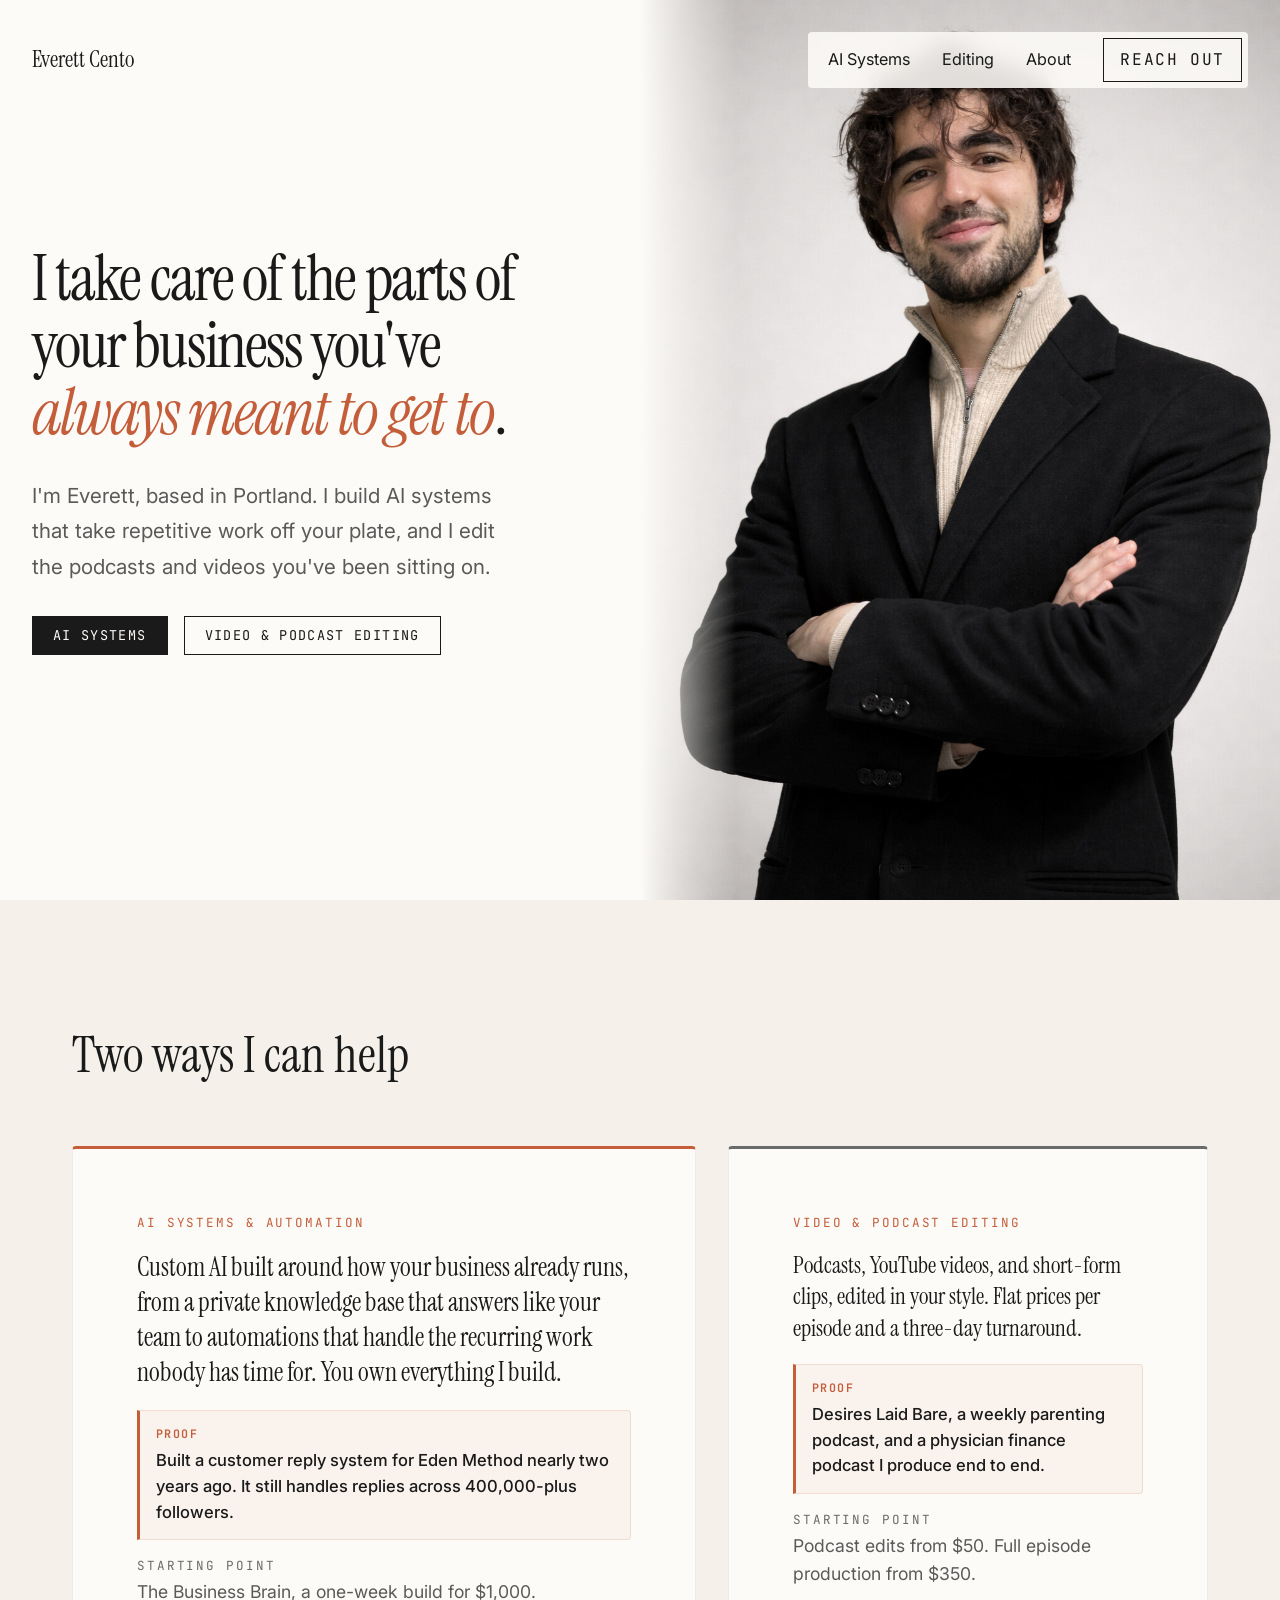
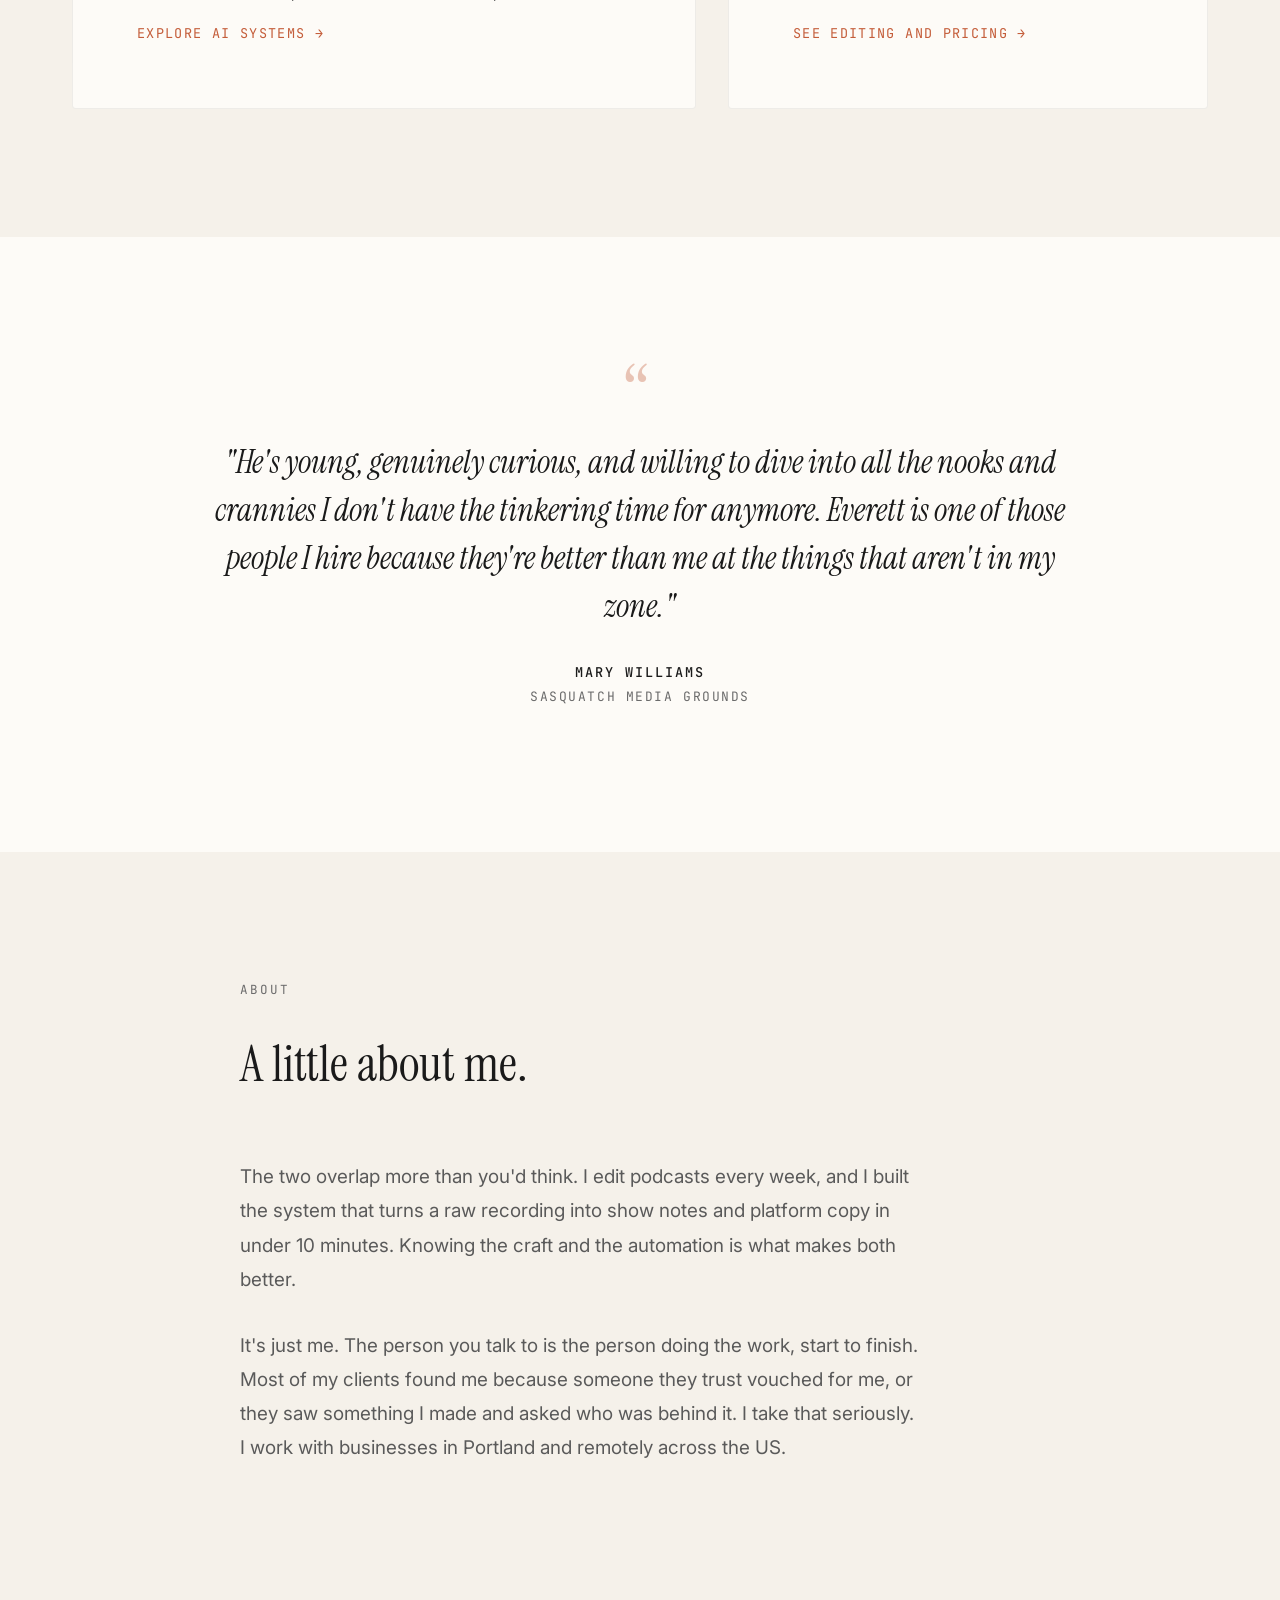
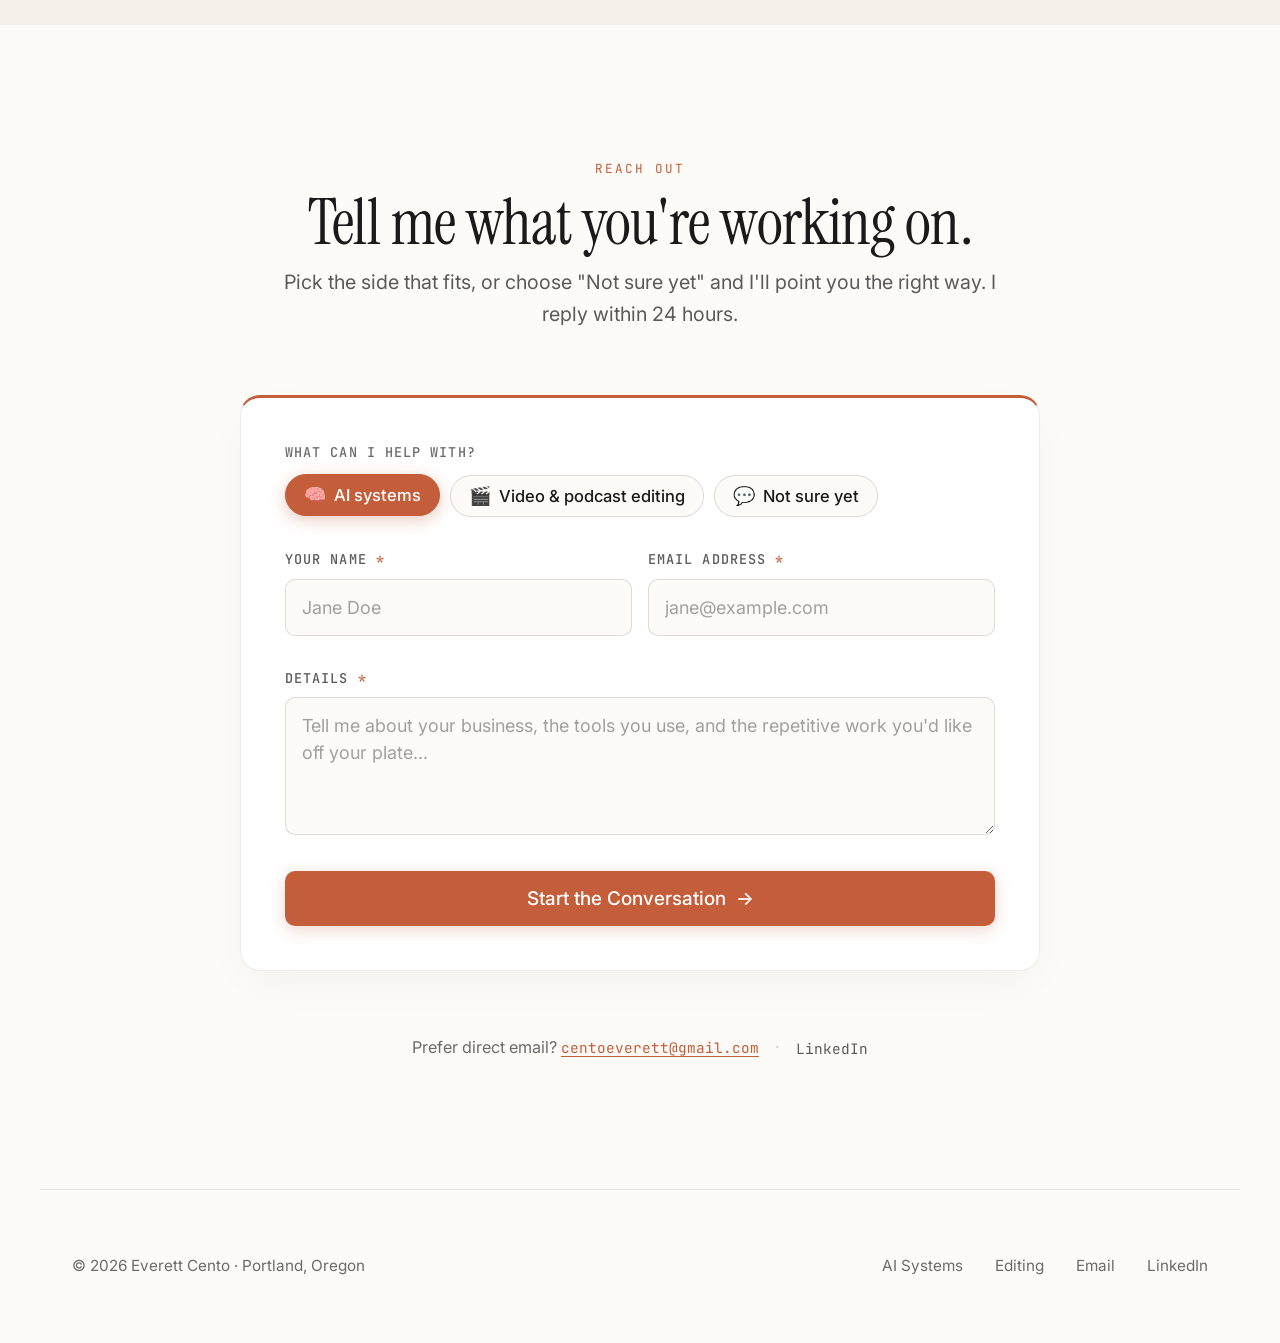
<file: index.html>
<!DOCTYPE html>
<html lang="en">
<head>
    <meta charset="UTF-8">
    <meta name="viewport" content="width=device-width, initial-scale=1.0">
    <title>Everett Cento | AI Systems & Video Editing, Portland</title>
    <meta name="description" content="I build AI systems for small businesses and edit podcasts and video for small businesses and creators. Based in Portland, Oregon.">
    <link rel="canonical" href="https://everettcento.com/">

    <!-- Theme Color -->
    <meta name="theme-color" content="#C45D3A">

    <!-- Open Graph -->
    <meta property="og:type" content="website">
    <meta property="og:url" content="https://everettcento.com/">
    <meta property="og:title" content="I take care of the parts of your business you've always meant to get to.">
    <meta property="og:description" content="AI systems that take repetitive work off your plate, and editing for the podcasts and videos you've been sitting on. Everett Cento, Portland.">
    <meta property="og:image" content="https://everettcento.com/everett-cento.png">
    <meta property="og:image:width" content="800">
    <meta property="og:image:height" content="1000">

    <!-- Favicon -->
    <link rel="icon" type="image/svg+xml" href="/favicon.svg">
    <link rel="apple-touch-icon" href="/apple-touch-icon.png">

    <!-- Fonts -->
    <link rel="preconnect" href="https://fonts.googleapis.com">
    <link rel="preconnect" href="https://fonts.gstatic.com" crossorigin>
    <link href="https://fonts.googleapis.com/css2?family=Instrument+Serif:ital@0;1&family=Inter:wght@400;500&family=JetBrains+Mono:wght@400;500&display=swap" rel="stylesheet" media="print" onload="this.media='all'">
    <noscript><link href="https://fonts.googleapis.com/css2?family=Instrument+Serif:ital@0;1&family=Inter:wght@400;500&family=JetBrains+Mono:wght@400;500&display=swap" rel="stylesheet"></noscript>

    <link rel="stylesheet" href="/styles.css">

    <!-- JSON-LD Structured Data -->
    <script type="application/ld+json">
    {
      "@context": "https://schema.org",
      "@graph": [
        {
          "@type": "WebSite",
          "@id": "https://everettcento.com/#website",
          "url": "https://everettcento.com/",
          "name": "Everett Cento",
          "publisher": { "@id": "https://everettcento.com/#everett" }
        },
        {
          "@type": "Person",
          "@id": "https://everettcento.com/#everett",
          "name": "Everett Cento",
          "jobTitle": "AI Consultant & Video Editor",
          "description": "Portland, Oregon based builder of custom AI systems for small businesses, and podcast and video editor for small businesses and creators.",
          "email": "centoeverett@gmail.com",
          "url": "https://everettcento.com/",
          "homeLocation": { "@type": "Place", "address": { "@type": "PostalAddress", "addressLocality": "Portland", "addressRegion": "OR", "addressCountry": "US" } },
          "sameAs": ["https://www.linkedin.com/in/everett-cento/"],
          "makesOffer": [
            { "@type": "Offer", "itemOffered": { "@id": "https://everettcento.com/ai/#service" } },
            { "@type": "Offer", "itemOffered": { "@id": "https://everettcento.com/editing/#service" } }
          ]
        }
      ]
    }
    </script>
</head>
<body>
    <!-- Skip Link for Accessibility -->
    <a href="#main" class="skip-link">Skip to main content</a>

    <!-- Navigation -->
    <nav class="nav" aria-label="Main navigation">
        <a href="/" class="nav-logo" aria-label="Everett Cento - Home">Everett Cento</a>
        <div class="nav-links">
            <a href="/ai/">AI Systems</a>
            <a href="/editing/">Editing</a>
            <a href="#about">About</a>
            <a href="#contact" class="nav-cta">Reach Out</a>
        </div>
    </nav>

    <main id="main">
        <!-- Hero - Split Layout -->
        <section class="hero" aria-labelledby="hero-heading">
            <div class="hero-split">
                <div class="hero-content">
                    <h1 id="hero-heading">I take care of the parts of your business you've <em>always meant to get to</em>.</h1>
                    <p class="hero-intro">I'm Everett, based in Portland. I build AI systems that take repetitive work off your plate, and I edit the podcasts and videos you've been sitting on.</p>
                    <div class="hero-actions hero-actions-paths">
                        <a href="/ai/" class="hero-cta">AI Systems</a>
                        <a href="/editing/" class="hero-cta hero-cta-outline">Video &amp; Podcast Editing</a>
                    </div>
                </div>
                <div class="hero-image">
                    <img src="/everett-cento.png" alt="Everett Cento" width="800" height="1000" loading="eager" fetchpriority="high" />
                </div>
            </div>
        </section>

        <!-- Two Paths -->
        <section class="paths" id="paths" aria-labelledby="paths-heading">
            <div class="container">
                <div class="work-header animate-fade-up">
                    <h2 id="paths-heading">Two ways I can help</h2>
                </div>
                <div class="paths-grid">
                    <a href="/ai/" class="path-card path-card-primary animate-fade-up" data-delay="0">
                        <span class="label path-label">AI Systems &amp; Automation</span>
                        <p class="path-description">Custom AI built around how your business already runs, from a private knowledge base that answers like your team to automations that handle the recurring work nobody has time for. You own everything I build.</p>
                        <div class="work-item-outcome">
                            <span class="work-outcome-tag">Proof</span>
                            <p>Built a customer reply system for Eden Method nearly two years ago. It still handles replies across 400,000-plus followers.</p>
                        </div>
                        <p class="path-start"><span class="label">Starting point</span>The Business Brain, a one-week build for $1,000.</p>
                        <span class="path-link">Explore AI systems <span aria-hidden="true">&rarr;</span></span>
                    </a>
                    <a href="/editing/" class="path-card animate-fade-up" data-delay="1">
                        <span class="label path-label">Video &amp; Podcast Editing</span>
                        <p class="path-description">Podcasts, YouTube videos, and short-form clips, edited in your style. Flat prices per episode and a three-day turnaround.</p>
                        <div class="work-item-outcome">
                            <span class="work-outcome-tag">Proof</span>
                            <p>Desires Laid Bare, a weekly parenting podcast, and a physician finance podcast I produce end to end.</p>
                        </div>
                        <p class="path-start"><span class="label">Starting point</span>Podcast edits from $50. Full episode production from $350.</p>
                        <span class="path-link">See editing and pricing <span aria-hidden="true">&rarr;</span></span>
                    </a>
                </div>
            </div>
        </section>

        <!-- Testimonial -->
        <section class="testimonials testimonials-light" aria-label="Testimonial">
            <div class="container">
                <div class="testimonial-item animate-fade-up">
                    <span class="testimonial-mark" aria-hidden="true">&ldquo;</span>
                    <blockquote class="testimonial-quote">
                        "He's young, genuinely curious, and willing to dive into all the nooks and crannies I don't have the tinkering time for anymore. Everett is one of those people I hire because they're better than me at the things that aren't in my zone."
                    </blockquote>
                    <div class="testimonial-attribution">
                        <p class="testimonial-name">Mary Williams</p>
                        <p class="testimonial-company">Sasquatch Media Grounds</p>
                    </div>
                </div>
            </div>
        </section>

        <!-- About -->
        <section class="about" id="about" aria-labelledby="about-heading">
            <div class="container">
                <div class="about-content animate-fade-up">
                    <p class="label about-label">About</p>
                    <h2 id="about-heading" class="about-lead">A little about me.</h2>
                    <div class="about-text">
                        <p>The two overlap more than you'd think. I edit podcasts every week, and I built the system that turns a raw recording into show notes and platform copy in under 10 minutes. Knowing the craft and the automation is what makes both better.</p>
                        <p>It's just me. The person you talk to is the person doing the work, start to finish. Most of my clients found me because someone they trust vouched for me, or they saw something I made and asked who was behind it. I take that seriously. I work with businesses in Portland and remotely across the US.</p>
                    </div>
                </div>
            </div>
        </section>

        <!-- Contact / Reach Out Form -->
        <section class="contact" id="contact" aria-labelledby="contact-heading">
            <div class="container animate-fade-up">
                <div class="contact-header">
                    <p class="label">Reach Out</p>
                    <h2 id="contact-heading">Tell me what you're working on.</h2>
                    <p class="contact-subhead">Pick the side that fits, or choose "Not sure yet" and I'll point you the right way. I reply within 24 hours.</p>
                </div>

                <div class="scope-card">
                    <!-- Error Banner (hidden by default) -->
                    <div id="scope-error" class="scope-error-banner" role="alert">
                        Something went wrong submitting the form. You can retry or send an email directly to <a href="mailto:centoeverett@gmail.com" id="error-mailto-link">centoeverett@gmail.com</a>.
                    </div>

                    <form id="scope-form" class="scope-form" novalidate>
                        <!-- FormSubmit config -->
                        <input type="hidden" name="_captcha" value="false">
                        <input type="hidden" name="_template" value="table">
                        <input type="hidden" name="_subject" id="form-subject" value="[Inquiry] AI Systems">
                        <input type="hidden" name="Project Type" id="form-project-type" value="AI Systems">

                        <!-- Chip Selector -->
                        <div class="scope-group">
                            <label class="scope-label" id="scope-chips-label">What can I help with?</label>
                            <div class="scope-chips" role="radiogroup" aria-labelledby="scope-chips-label">
                                <button type="button" role="radio" aria-checked="true" class="scope-chip is-active" data-scope="ai" data-prompt="Tell me about your business, the tools you use, and the repetitive work you'd like off your plate..." data-title="AI Systems">
                                    <span class="chip-icon">🧠</span> AI systems
                                </button>
                                <button type="button" role="radio" aria-checked="false" class="scope-chip" data-scope="editing" data-prompt="Tell me about your show or channel, how long episodes run, and how often you publish..." data-title="Video & Podcast Editing">
                                    <span class="chip-icon">🎬</span> Video &amp; podcast editing
                                </button>
                                <button type="button" role="radio" aria-checked="false" class="scope-chip" data-scope="unsure" data-prompt="Tell me what's going on in your business and what you keep meaning to get to..." data-title="Not Sure Yet">
                                    <span class="chip-icon">💬</span> Not sure yet
                                </button>
                            </div>
                        </div>

                        <!-- Inputs Grid -->
                        <div class="scope-grid">
                            <div class="scope-field" id="field-name">
                                <label for="sender-name" class="scope-field-label">Your Name <span class="required" aria-hidden="true">*</span></label>
                                <input type="text" id="sender-name" name="Name" class="scope-input" placeholder="Jane Doe" required autocomplete="name">
                                <span class="field-error" id="name-error">Please enter your name</span>
                            </div>
                            <div class="scope-field" id="field-email">
                                <label for="sender-email" class="scope-field-label">Email Address <span class="required" aria-hidden="true">*</span></label>
                                <input type="email" id="sender-email" name="Email" class="scope-input" placeholder="jane@example.com" required autocomplete="email">
                                <span class="field-error" id="email-error">Please enter a valid email address</span>
                            </div>
                        </div>

                        <!-- Textarea with dynamic guidance -->
                        <div class="scope-field" id="field-details">
                            <label for="project-details" class="scope-field-label">Details <span class="required" aria-hidden="true">*</span></label>
                            <textarea id="project-details" name="Project Details" class="scope-textarea" rows="4" placeholder="Tell me about your business, the tools you use, and the repetitive work you'd like off your plate..." required></textarea>
                            <span class="field-error" id="details-error">Please share a brief note about what you are looking for</span>
                        </div>

                        <!-- Form Actions -->
                        <div class="scope-actions">
                            <button type="submit" class="scope-submit-btn" id="scope-submit-btn">
                                <span class="btn-text">Start the Conversation</span>
                                <span class="btn-arrow" aria-hidden="true">→</span>
                                <span class="btn-spinner" aria-hidden="true"></span>
                            </button>
                        </div>
                    </form>

                    <!-- Success State -->
                    <div id="scope-success" class="scope-success" hidden>
                        <div class="success-icon" aria-hidden="true">✓</div>
                        <h3 class="success-title">Message received.</h3>
                        <p class="success-message">Thanks <strong id="success-user-name">there</strong>! Your note has landed in my inbox. I'll take a look and reply within 24 hours.</p>
                        <button type="button" class="scope-reset-btn" id="scope-reset-btn">Send another note</button>
                    </div>
                </div>

                <div class="contact-alt">
                    <span>Prefer direct email? <a href="mailto:centoeverett@gmail.com" class="direct-email-link">centoeverett@gmail.com</a></span>
                    <span class="alt-divider" aria-hidden="true">·</span>
                    <a href="https://www.linkedin.com/in/everett-cento/" target="_blank" rel="noopener noreferrer" aria-label="Connect with Everett on LinkedIn">LinkedIn</a>
                </div>
            </div>
        </section>
    </main>

    <!-- Footer -->
    <footer class="footer">
        <p>&copy; <span id="copyright-year"></span> Everett Cento · Portland, Oregon</p>
        <div class="footer-links">
            <a href="/ai/">AI Systems</a>
            <a href="/editing/">Editing</a>
            <a href="mailto:centoeverett@gmail.com">Email</a>
            <a href="https://www.linkedin.com/in/everett-cento/" target="_blank" rel="noopener noreferrer">LinkedIn</a>
        </div>
    </footer>

    <script>
        (function() {
            'use strict';

            // Update copyright year
            const yearEl = document.getElementById('copyright-year');
            if (yearEl) yearEl.textContent = new Date().getFullYear();

            // Cache DOM elements
            const nav = document.querySelector('.nav');
            const heroImage = document.querySelector('.hero-image');
            const heroContent = document.querySelector('.hero-content');
            const hero = document.querySelector('.hero');

            // Scroll handler with requestAnimationFrame for performance
            let ticking = false;

            function handleScroll() {
                const scrollY = window.scrollY;

                // Nav background on scroll
                if (nav) {
                    nav.classList.toggle('scrolled', scrollY > 20);
                }

                // Shift + fade hero elements as user scrolls (desktop only)
                if (window.innerWidth > 900 && hero && heroImage && heroContent) {
                    const shiftAmount = Math.min(scrollY, 80);
                    const fadeEnd = 250;
                    const opacity = Math.max(0, 1 - scrollY / fadeEnd);

                    heroImage.style.transform = `translateY(${shiftAmount}px)`;
                    heroImage.style.opacity = opacity;
                    heroContent.style.animation = 'none';
                    heroContent.style.transform = `translateY(${shiftAmount}px)`;
                    heroContent.style.opacity = opacity;
                }

                ticking = false;
            }

            function onScroll() {
                if (!ticking) {
                    requestAnimationFrame(handleScroll);
                    ticking = true;
                }
            }

            window.addEventListener('scroll', onScroll, { passive: true });
            window.addEventListener('resize', onScroll, { passive: true });

            // Smooth scroll for anchor links
            document.querySelectorAll('a[href^="#"]').forEach(anchor => {
                anchor.addEventListener('click', function(e) {
                    const href = this.getAttribute('href');
                    if (href === '#') {
                        e.preventDefault();
                        window.scrollTo({ top: 0, behavior: 'smooth' });
                        return;
                    }

                    // Check if link has a targeted project scope (deep-linking)
                    const targetScope = this.getAttribute('data-scope');
                    if (targetScope && window.selectScopeChip) {
                        window.selectScopeChip(targetScope);
                    }

                    const target = document.querySelector(href);
                    if (target) {
                        e.preventDefault();
                        target.scrollIntoView({ behavior: 'smooth', block: 'start' });
                    }
                });
            });

            // Intersection Observer for scroll animations
            if ('IntersectionObserver' in window) {
                const observer = new IntersectionObserver((entries) => {
                    entries.forEach(entry => {
                        if (entry.isIntersecting) {
                            const delay = entry.target.dataset.delay;
                            if (delay) {
                                entry.target.style.transitionDelay = `${delay * 0.1}s`;
                            }
                            entry.target.classList.add('is-visible');
                            observer.unobserve(entry.target);
                        }
                    });
                }, {
                    root: null,
                    rootMargin: '0px',
                    threshold: 0.1
                });

                document.querySelectorAll('.animate-fade-up').forEach(el => {
                    observer.observe(el);
                });
            } else {
                document.querySelectorAll('.animate-fade-up').forEach(el => {
                    el.classList.add('is-visible');
                });
            }

            // ==========================================
            // Interactive Project Scope Form Logic
            // ==========================================
            const scopeChips = Array.from(document.querySelectorAll('.scope-chip'));
            const detailsTextarea = document.getElementById('project-details');
            const hiddenSubject = document.getElementById('form-subject');
            const hiddenProjectType = document.getElementById('form-project-type');
            const scopeForm = document.getElementById('scope-form');
            const submitBtn = document.getElementById('scope-submit-btn');
            const successCard = document.getElementById('scope-success');
            const errorBanner = document.getElementById('scope-error');
            const resetBtn = document.getElementById('scope-reset-btn');
            const successUserName = document.getElementById('success-user-name');
            const errorMailto = document.getElementById('error-mailto-link');

            const nameInput = document.getElementById('sender-name');
            const emailInput = document.getElementById('sender-email');
            const fieldName = document.getElementById('field-name');
            const fieldEmail = document.getElementById('field-email');
            const fieldDetails = document.getElementById('field-details');

            function applyChipState(chip) {
                if (!chip) return;
                scopeChips.forEach(c => {
                    c.classList.remove('is-active');
                    c.setAttribute('aria-checked', 'false');
                });
                chip.classList.add('is-active');
                chip.setAttribute('aria-checked', 'true');

                const title = chip.getAttribute('data-title') || chip.textContent.trim();
                const prompt = chip.getAttribute('data-prompt') || '';

                if (hiddenProjectType) {
                    hiddenProjectType.value = title;
                }

                // Smooth opacity cross-fade for placeholder
                if (detailsTextarea) {
                    detailsTextarea.classList.add('is-updating');
                    setTimeout(() => {
                        detailsTextarea.placeholder = prompt;
                        detailsTextarea.classList.remove('is-updating');
                    }, 280);
                }
            }

            // Expose function for CTA anchor deep-linking
            window.selectScopeChip = function(scopeId) {
                const targetChip = scopeChips.find(c => c.getAttribute('data-scope') === scopeId);
                if (targetChip) {
                    applyChipState(targetChip);
                }
            };

            // Chip click & keyboard navigation
            scopeChips.forEach((chip, index) => {
                chip.addEventListener('click', () => applyChipState(chip));

                chip.addEventListener('keydown', (e) => {
                    let nextIndex = index;
                    if (e.key === 'ArrowRight' || e.key === 'ArrowDown') {
                        e.preventDefault();
                        nextIndex = (index + 1) % scopeChips.length;
                    } else if (e.key === 'ArrowLeft' || e.key === 'ArrowUp') {
                        e.preventDefault();
                        nextIndex = (index - 1 + scopeChips.length) % scopeChips.length;
                    }
                    if (nextIndex !== index) {
                        scopeChips[nextIndex].focus();
                        applyChipState(scopeChips[nextIndex]);
                    }
                });
            });

            // Form validation helper
            function validateEmail(email) {
                return /^[^\s@]+@[^\s@]+\.[^\s@]+$/.test(email);
            }

            function clearFieldErrors() {
                if (fieldName) fieldName.classList.remove('is-invalid');
                if (fieldEmail) fieldEmail.classList.remove('is-invalid');
                if (fieldDetails) fieldDetails.classList.remove('is-invalid');
                if (errorBanner) errorBanner.classList.remove('is-visible');
            }

            // Clear errors on input
            [nameInput, emailInput, detailsTextarea].forEach(input => {
                if (input) {
                    input.addEventListener('input', () => {
                        const parent = input.closest('.scope-field');
                        if (parent) parent.classList.remove('is-invalid');
                    });
                }
            });

            // AJAX Form Submission
            if (scopeForm) {
                scopeForm.addEventListener('submit', async function(e) {
                    e.preventDefault();
                    clearFieldErrors();

                    let isValid = true;
                    const nameVal = (nameInput.value || '').trim();
                    const emailVal = (emailInput.value || '').trim();
                    const detailsVal = (detailsTextarea.value || '').trim();
                    const activeChip = document.querySelector('.scope-chip.is-active');
                    const projectTitle = activeChip ? activeChip.getAttribute('data-title') : 'General Inquiry';

                    if (!nameVal) {
                        if (fieldName) fieldName.classList.add('is-invalid');
                        isValid = false;
                    }

                    if (!emailVal || !validateEmail(emailVal)) {
                        if (fieldEmail) fieldEmail.classList.add('is-invalid');
                        isValid = false;
                    }

                    if (!detailsVal) {
                        if (fieldDetails) fieldDetails.classList.add('is-invalid');
                        isValid = false;
                    }

                    if (!isValid) return;

                    // Update hidden dynamic subject
                    const emailSubject = `[Inquiry] ${projectTitle} from ${nameVal}`;
                    if (hiddenSubject) hiddenSubject.value = emailSubject;

                    // Set loading state
                    submitBtn.disabled = true;
                    submitBtn.classList.add('is-loading');

                    const formData = {
                        _subject: emailSubject,
                        _template: 'table',
                        _captcha: 'false',
                        'Project Type': projectTitle,
                        Name: nameVal,
                        Email: emailVal,
                        'Project Details': detailsVal
                    };

                    try {
                        const response = await fetch('https://formsubmit.co/ajax/centoeverett@gmail.com', {
                            method: 'POST',
                            headers: {
                                'Content-Type': 'application/json',
                                'Accept': 'application/json'
                            },
                            body: JSON.stringify(formData)
                        });

                        const result = await response.json();

                        if (response.ok && (result.success === 'true' || result.success === true || result.message)) {
                            // Show success state
                            scopeForm.hidden = true;
                            if (successUserName) successUserName.textContent = nameVal;
                            if (successCard) {
                                successCard.hidden = false;
                                successCard.scrollIntoView({ behavior: 'smooth', block: 'center' });
                            }
                        } else {
                            throw new Error(result.message || 'Submission failed');
                        }
                    } catch (err) {
                        console.error('Form submission error:', err);
                        if (errorBanner) {
                            errorBanner.classList.add('is-visible');
                            // Prepare mailto fallback link with pre-filled body
                            const mailtoHref = `mailto:centoeverett@gmail.com?subject=${encodeURIComponent(emailSubject)}&body=${encodeURIComponent(`Hi Everett,\n\nName: ${nameVal}\nEmail: ${emailVal}\nProject: ${projectTitle}\n\nDetails:\n${detailsVal}`)}`;
                            if (errorMailto) errorMailto.setAttribute('href', mailtoHref);
                        }
                    } finally {
                        submitBtn.disabled = false;
                        submitBtn.classList.remove('is-loading');
                    }
                });
            }

            // Reset form button
            if (resetBtn) {
                resetBtn.addEventListener('click', () => {
                    scopeForm.reset();
                    clearFieldErrors();
                    if (scopeChips.length > 0) applyChipState(scopeChips[0]);
                    if (successCard) successCard.hidden = true;
                    if (scopeForm) scopeForm.hidden = false;
                });
            }
        })();
    </script>
</body>
</html>
</file>
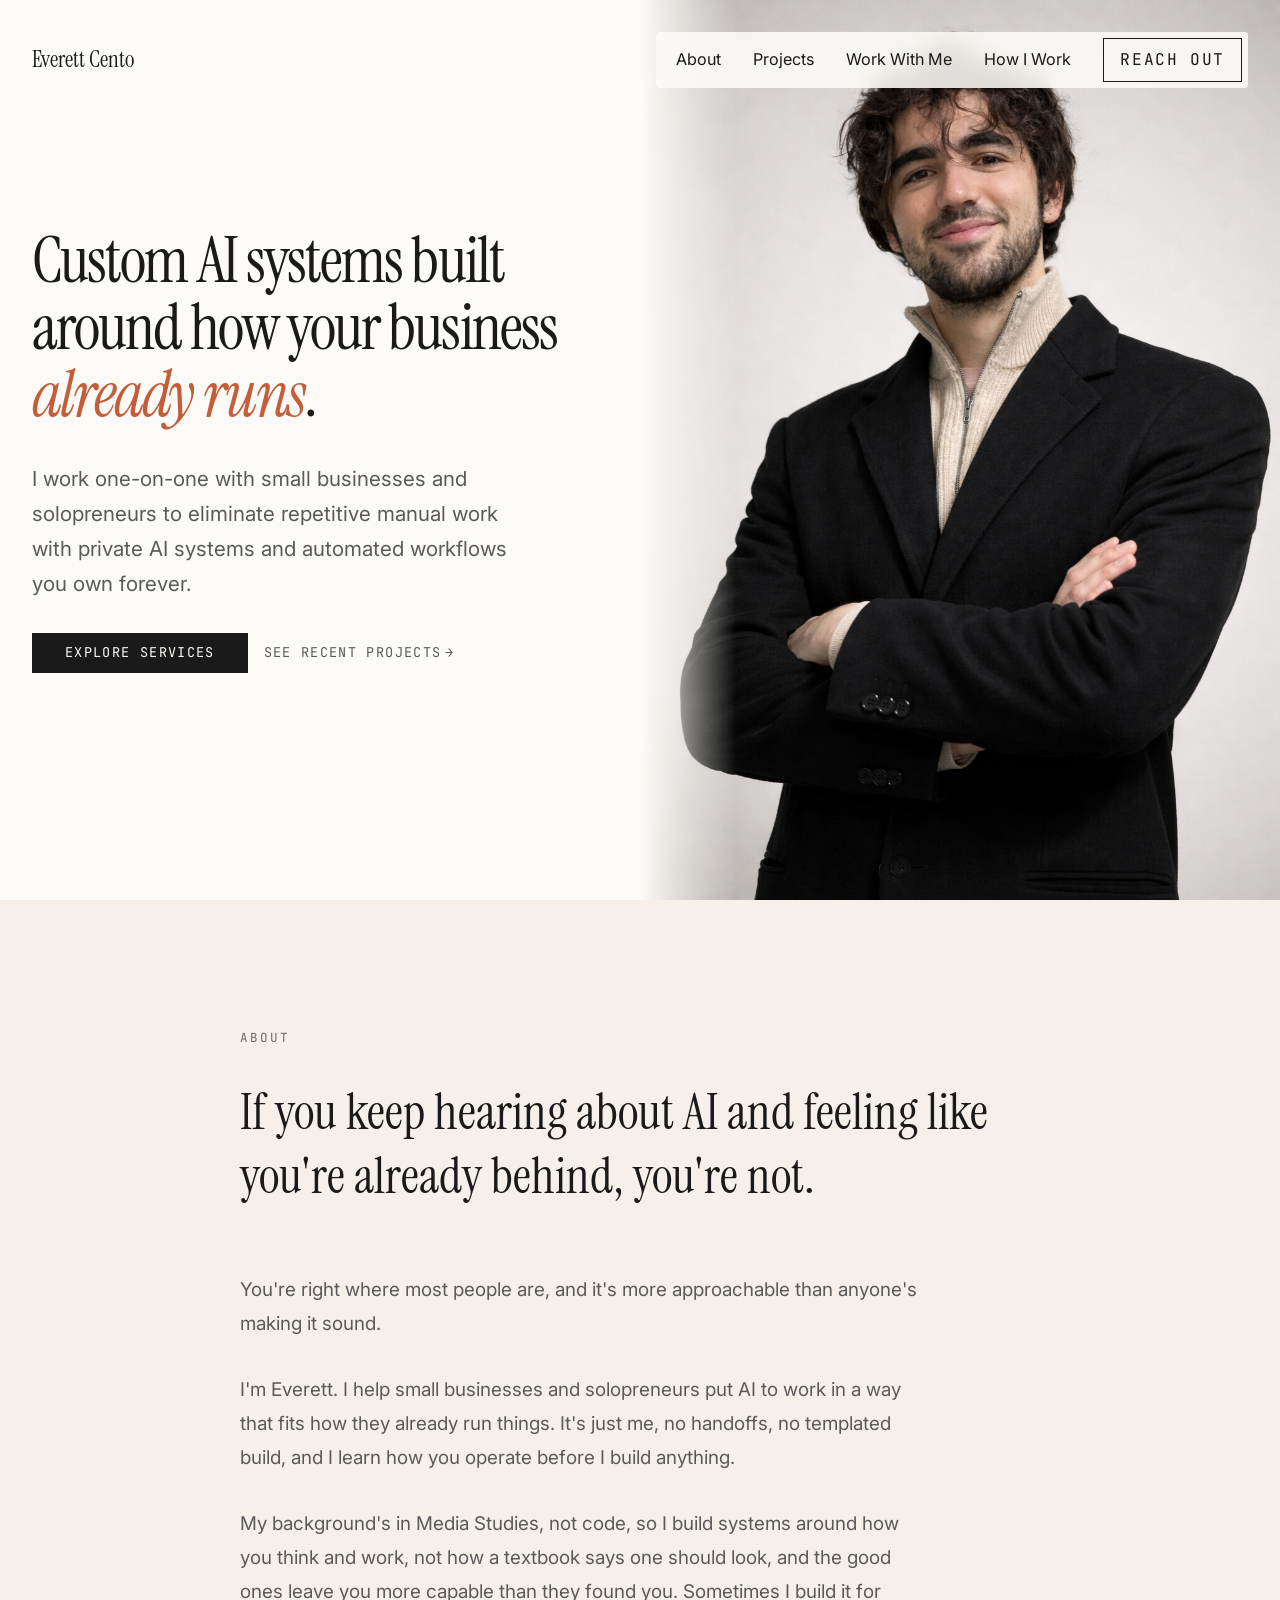
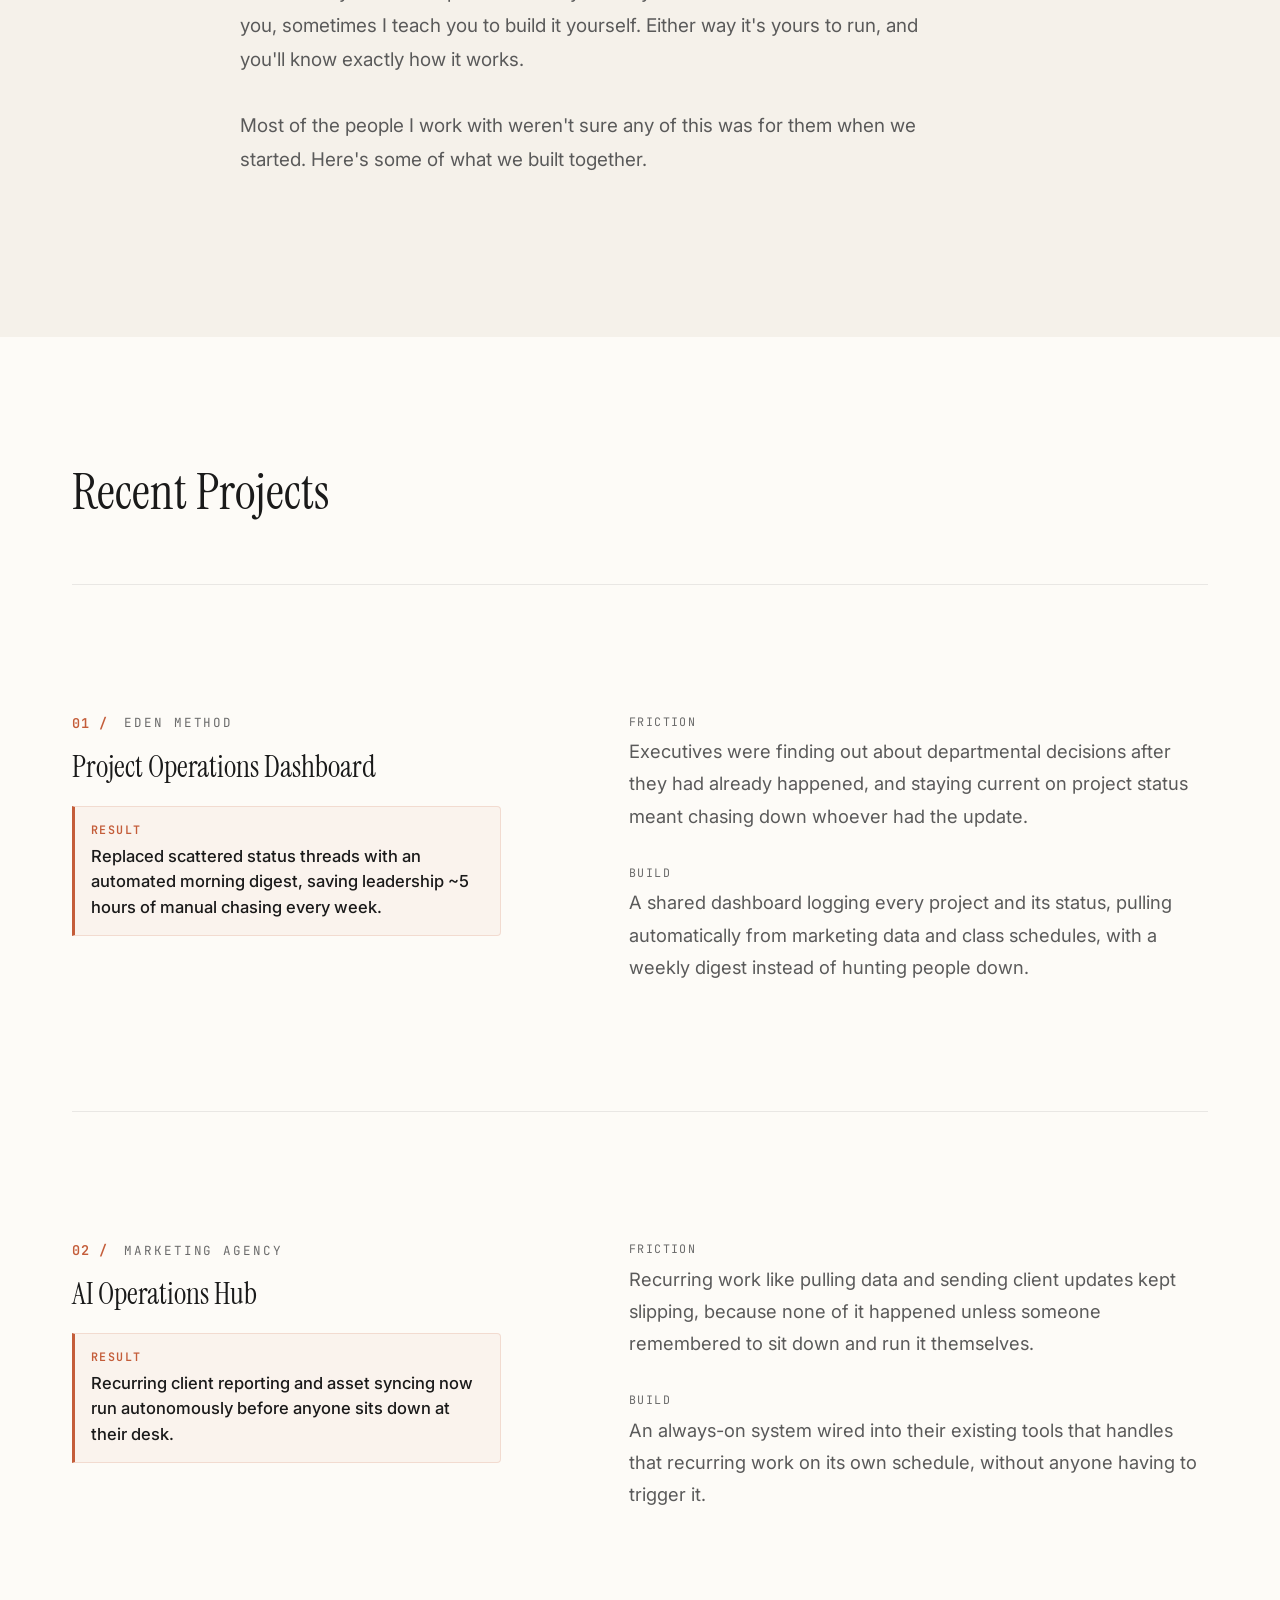
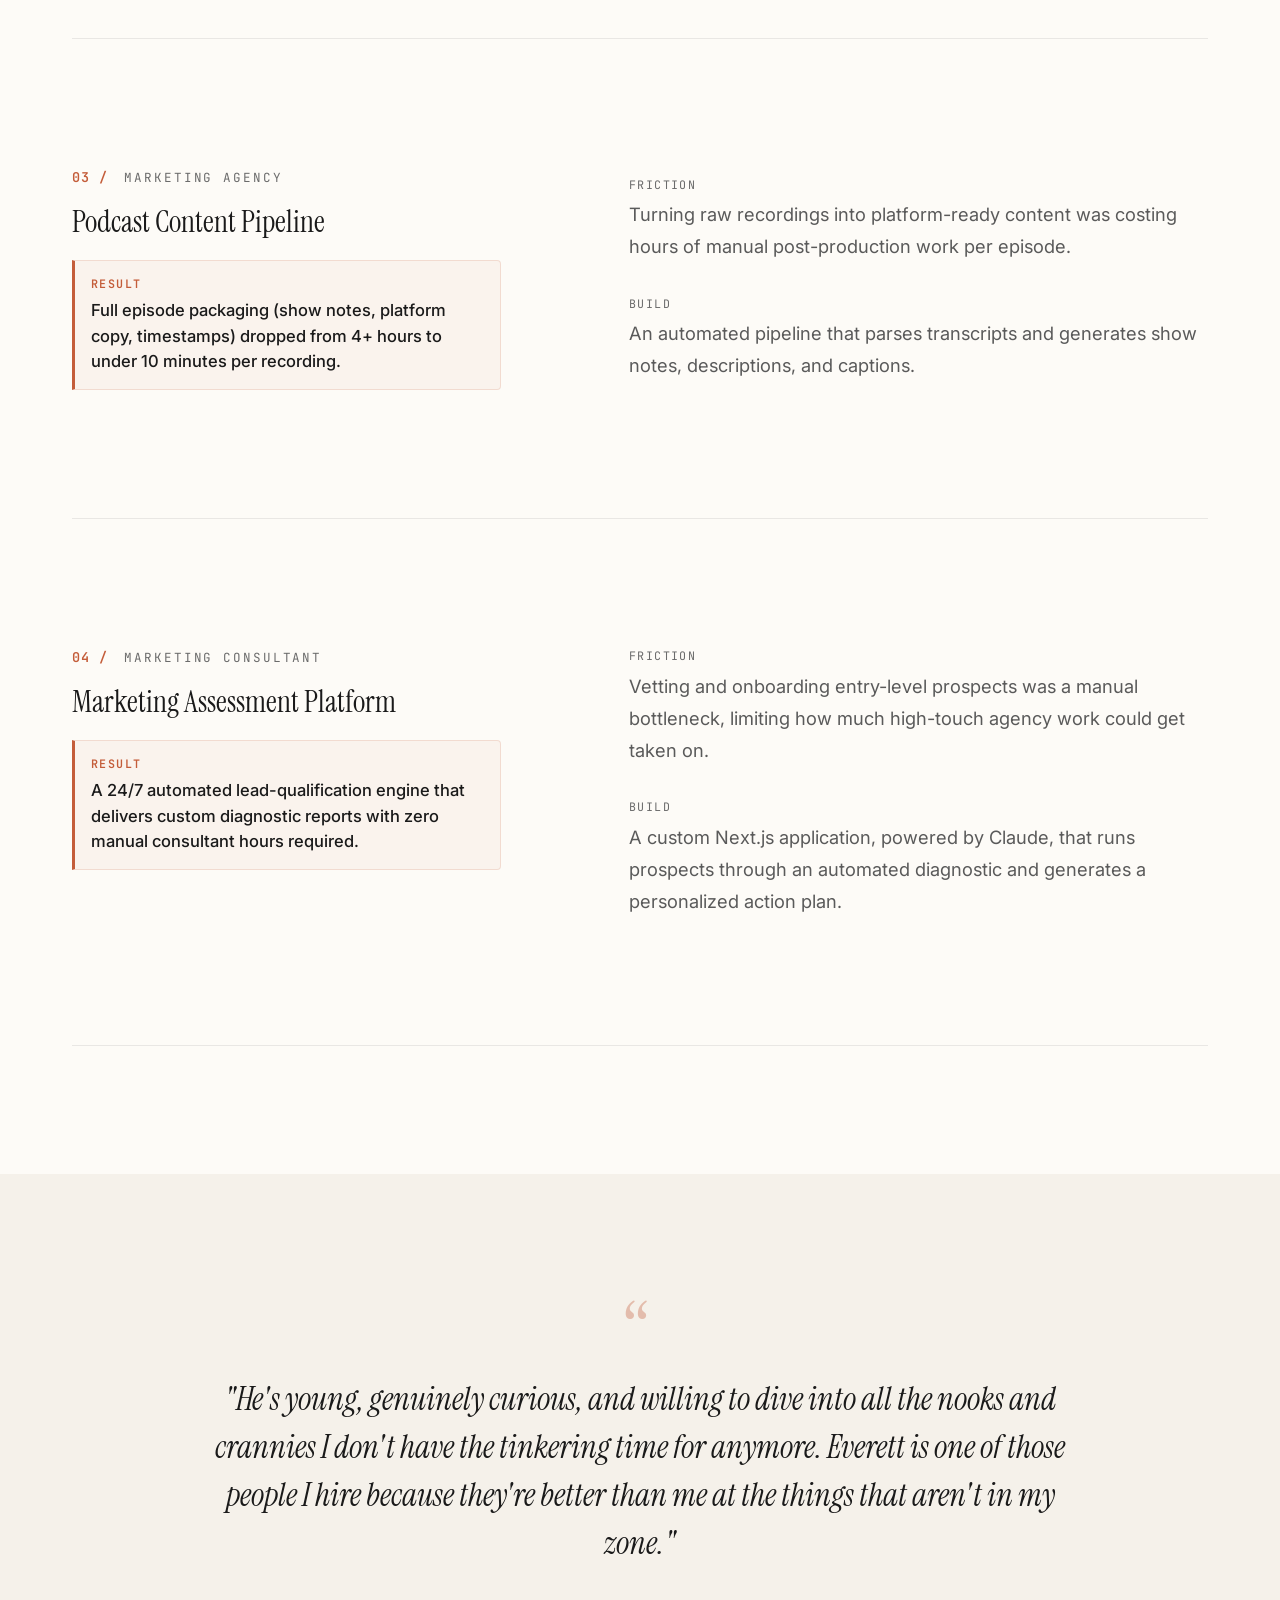
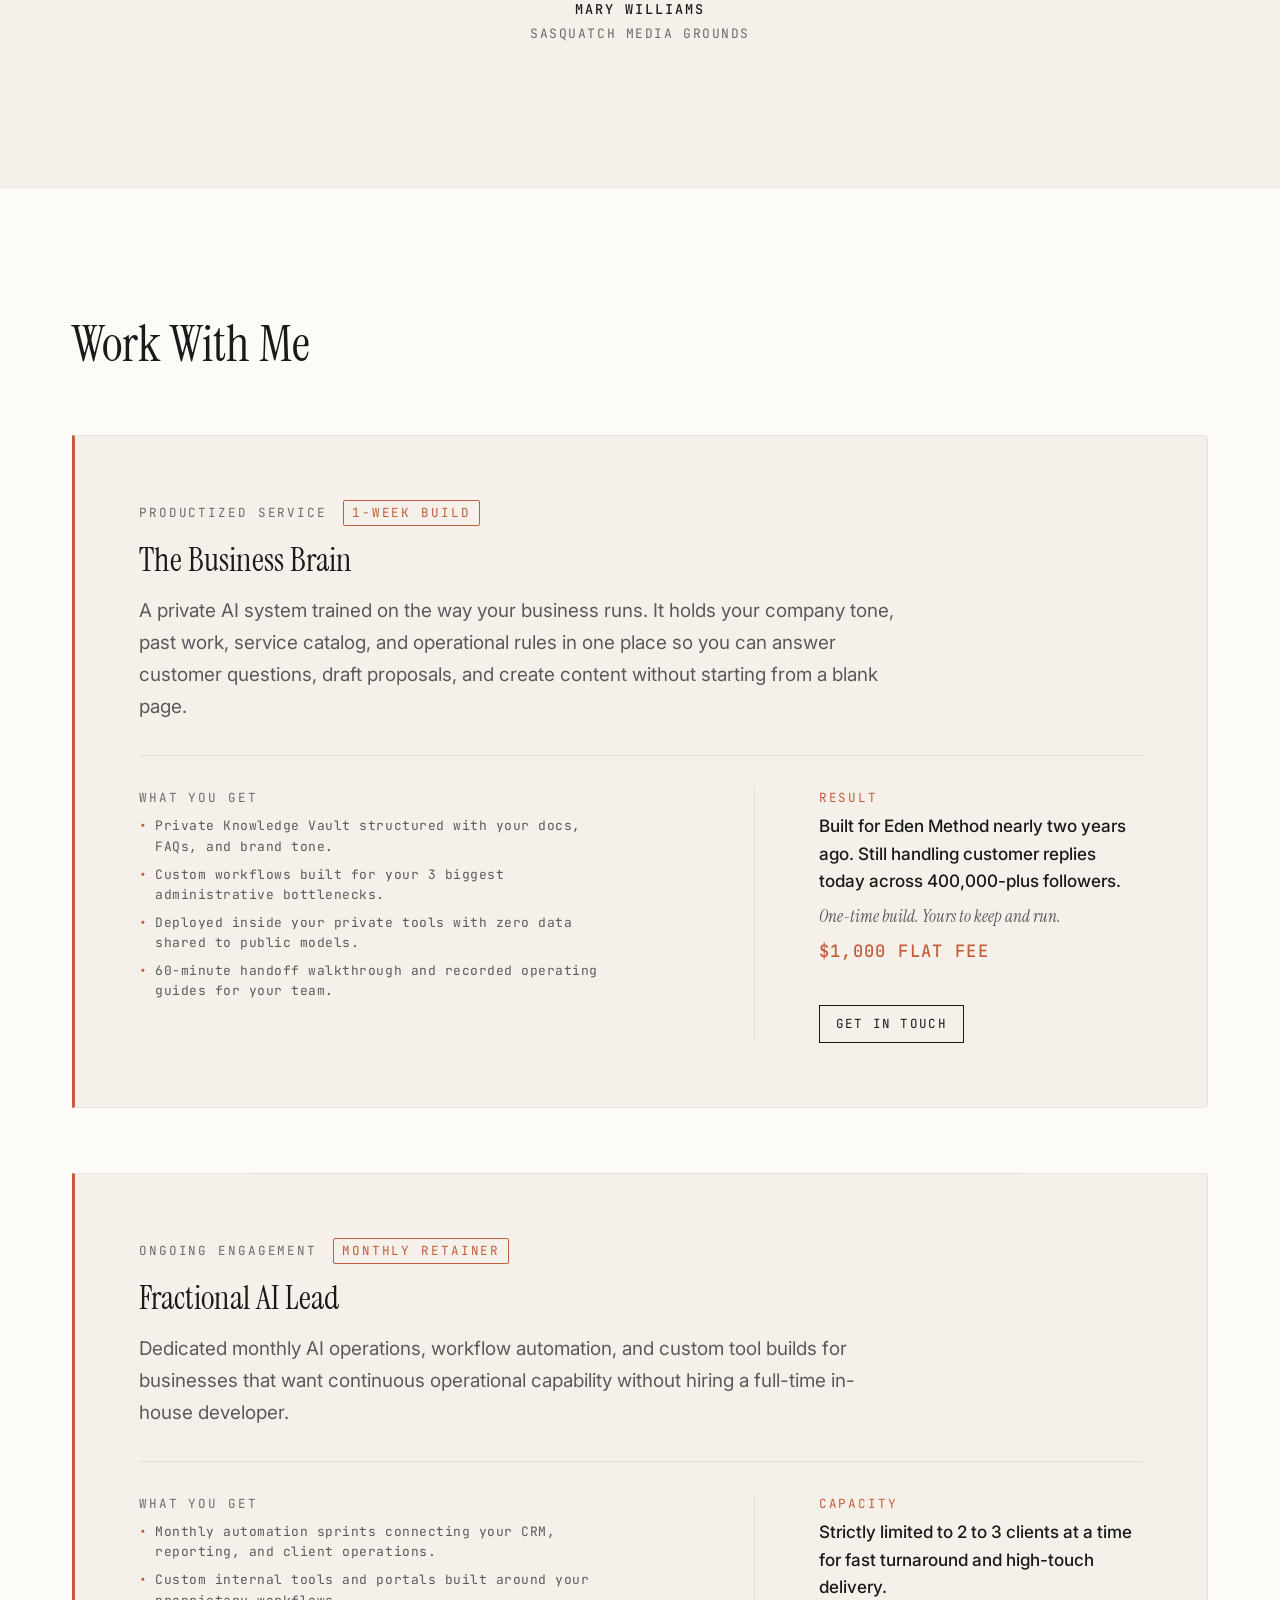
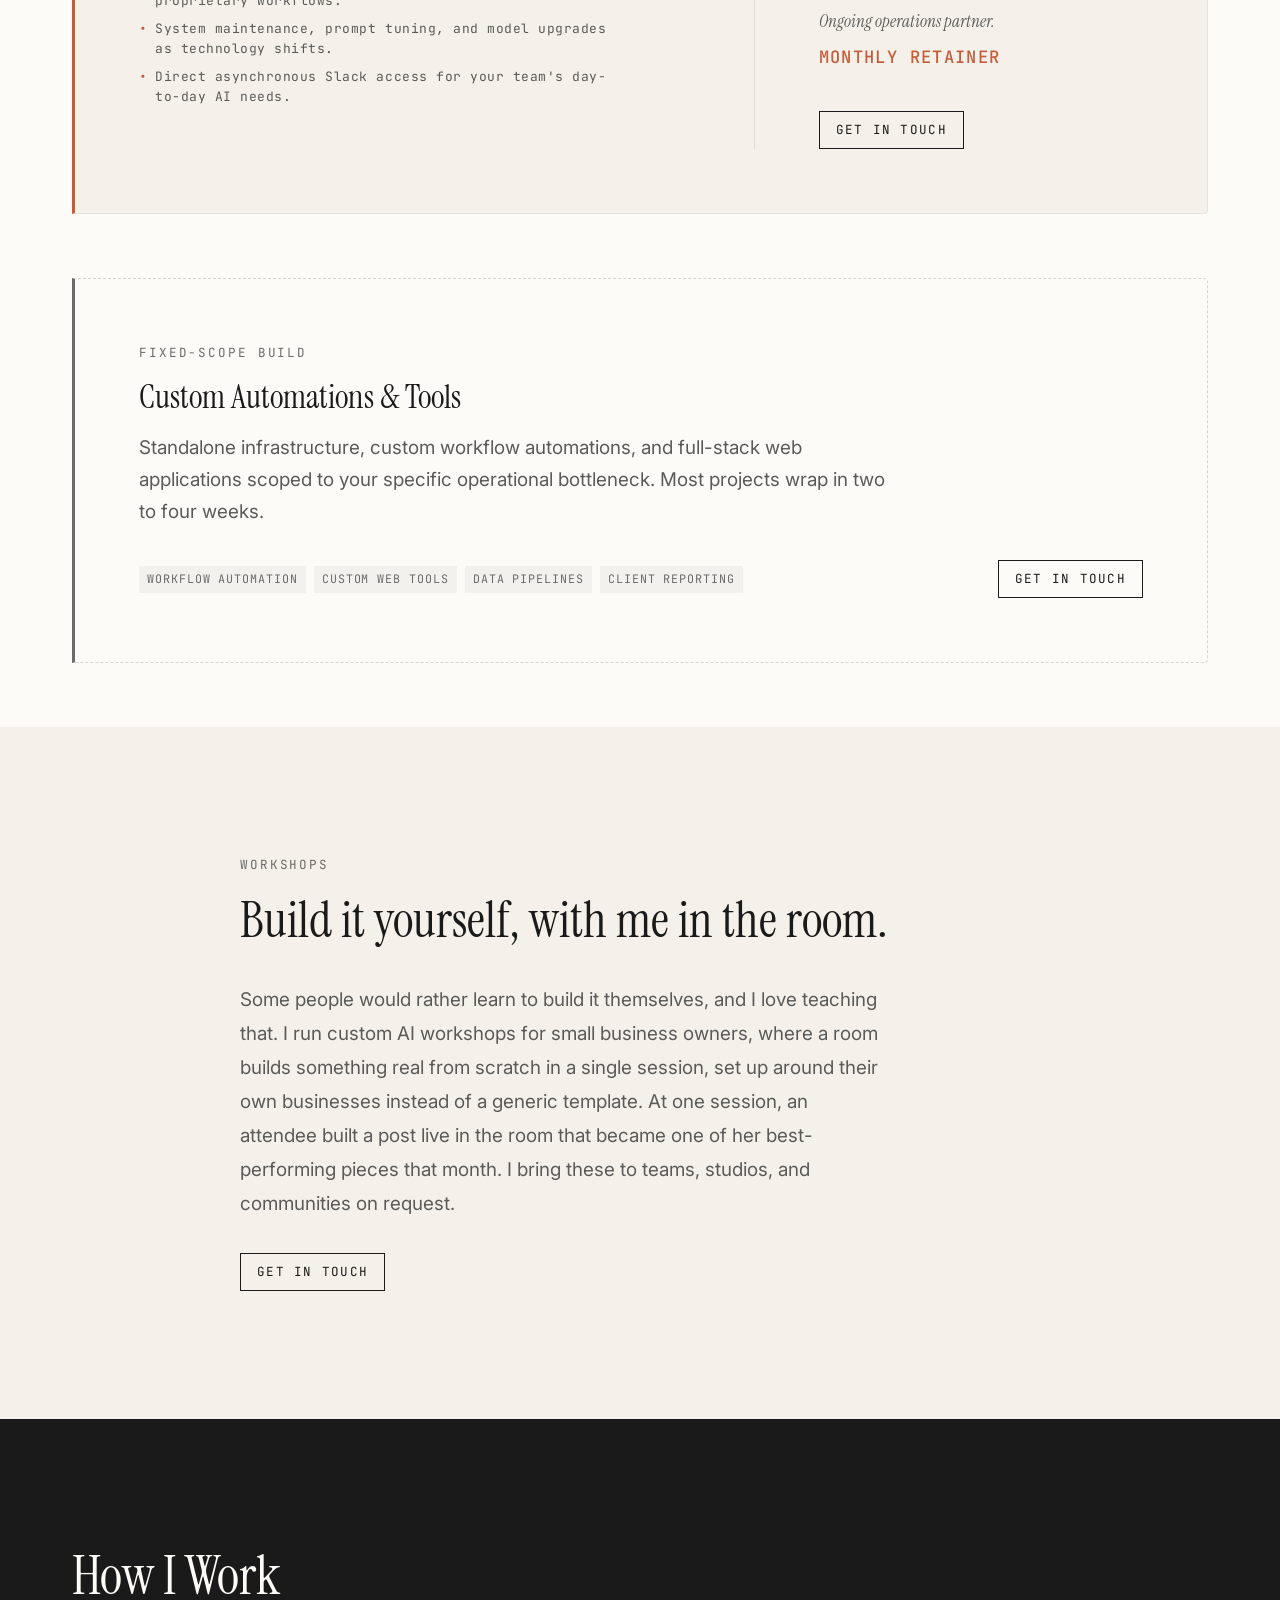
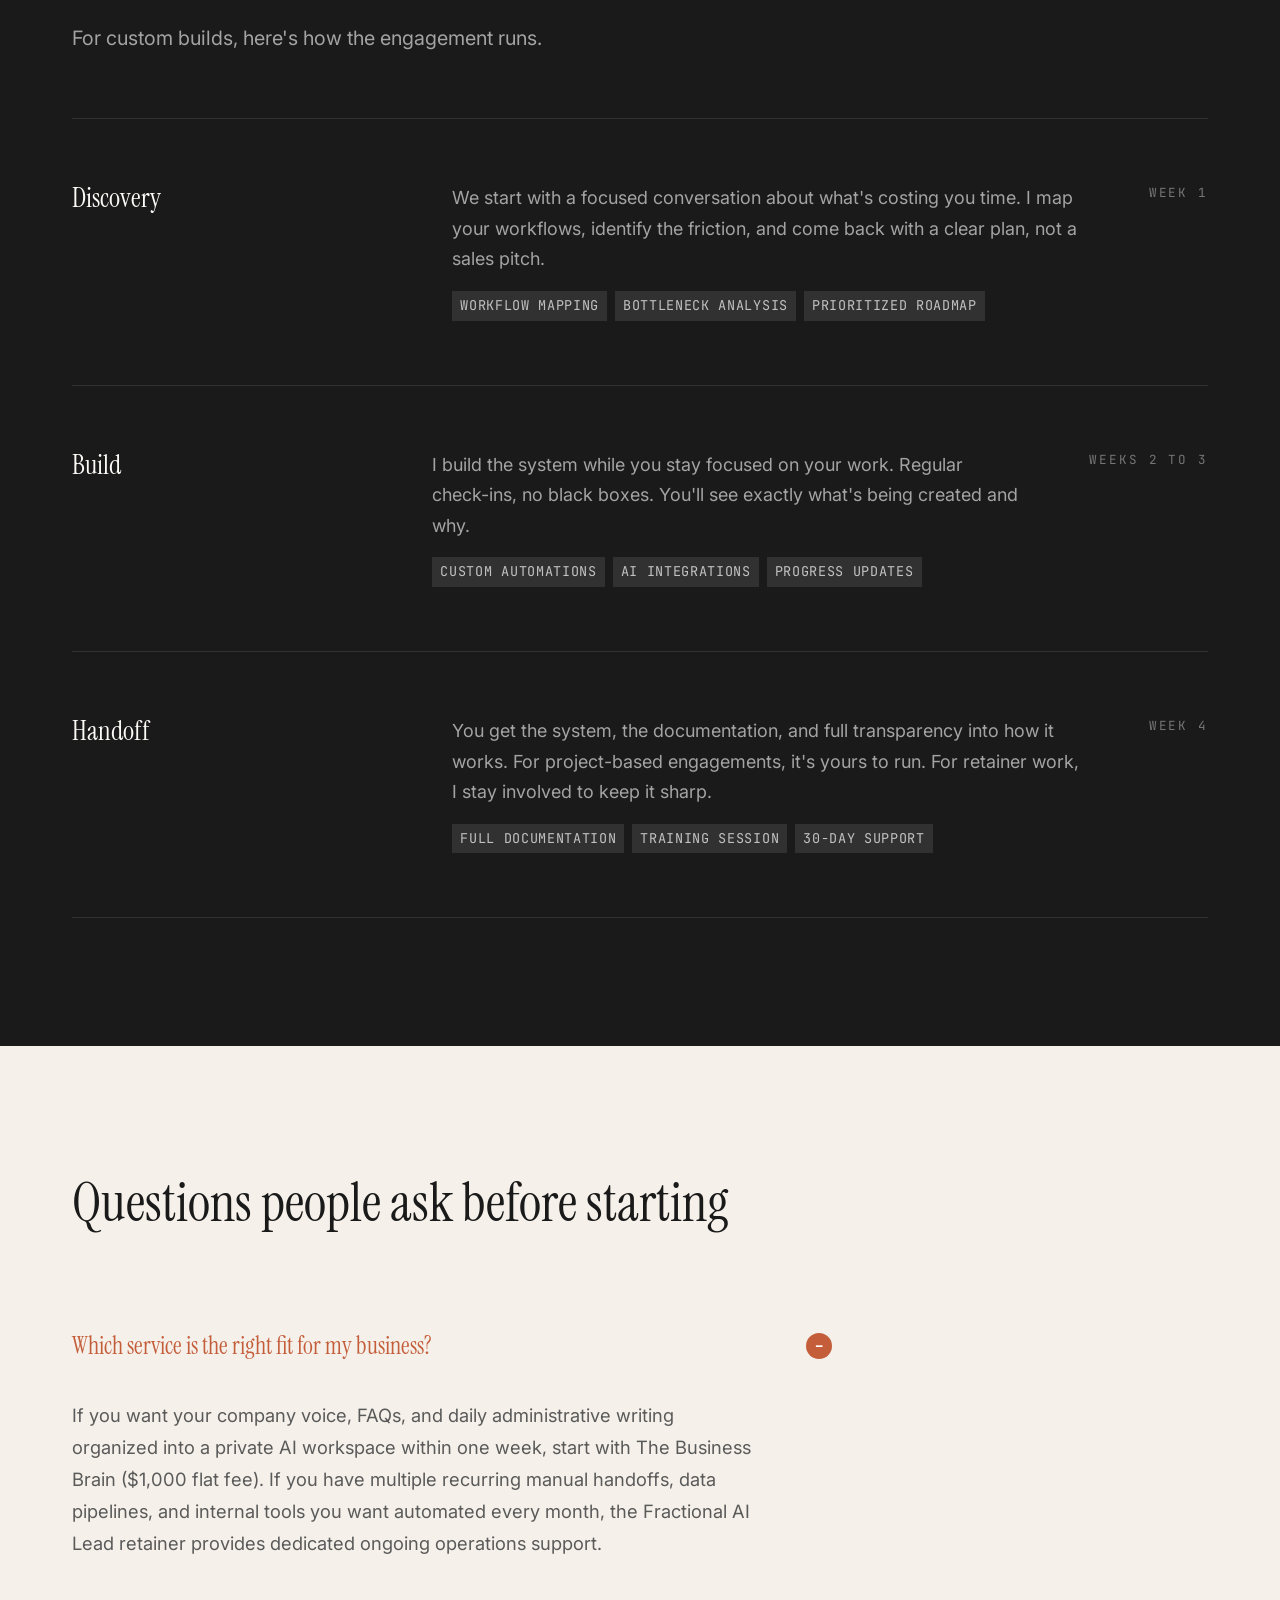
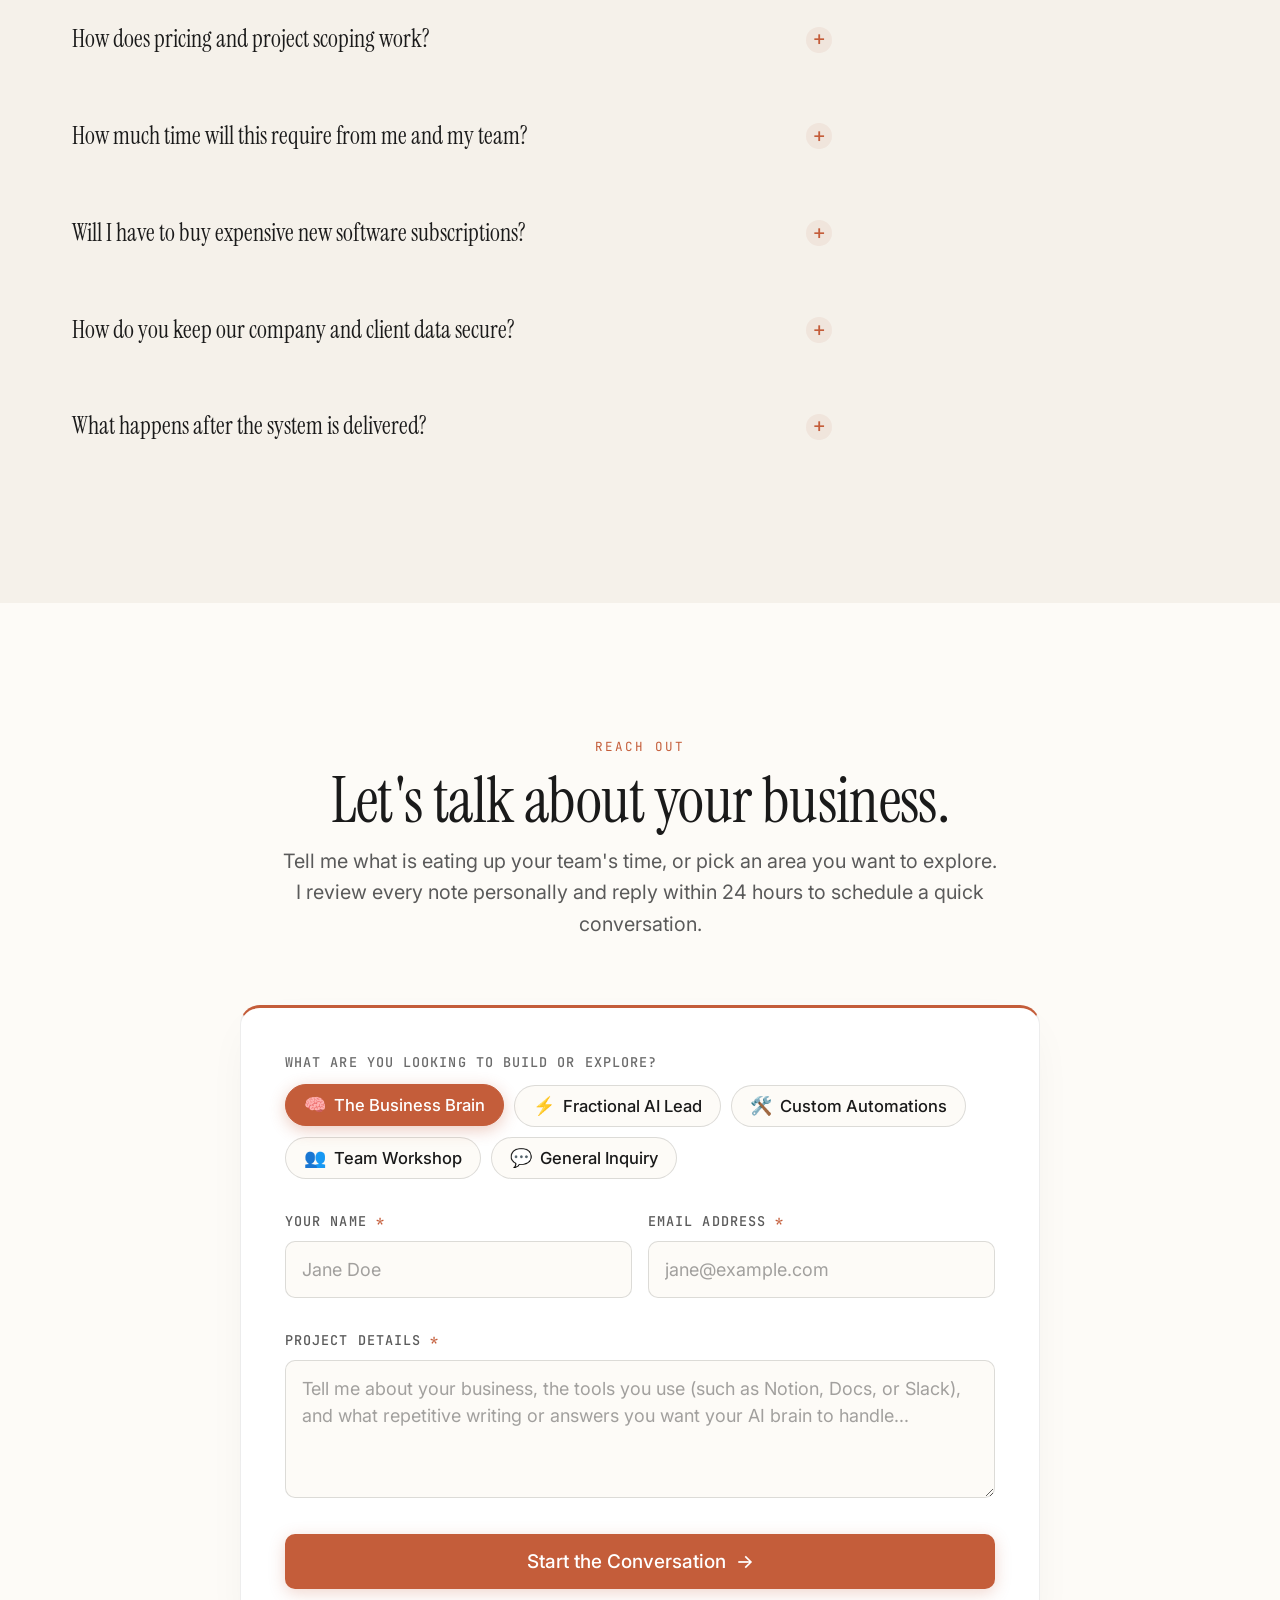
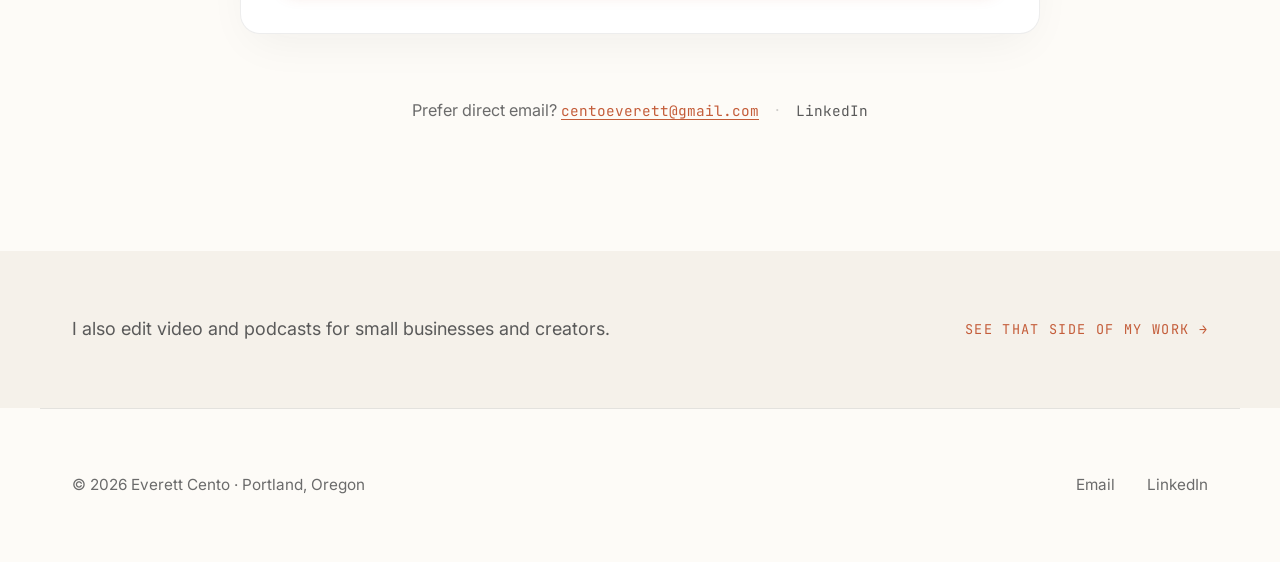
<file: ai/index.html>
<!DOCTYPE html>
<html lang="en">
<head>
    <meta charset="UTF-8">
    <meta name="viewport" content="width=device-width, initial-scale=1.0">
    <title>Everett Cento | Custom AI for Small Businesses & Solopreneurs</title>
    <meta name="description" content="I work one-on-one with small businesses and solopreneurs, building AI around how your business already runs instead of forcing you into a generic template.">

    <!-- Theme Color -->
    <meta name="theme-color" content="#C45D3A">

    <!-- Open Graph -->
    <meta property="og:type" content="website">
    <link rel="canonical" href="https://everettcento.com/ai/">
    <meta property="og:url" content="https://everettcento.com/ai/">
    <meta property="og:title" content="AI built around your business, not around a template.">
    <meta property="og:description" content="One-on-one AI for small businesses and solopreneurs. I learn how you operate, then build AI that fits.">
    <meta property="og:image" content="https://everettcento.com/everett-cento.png">
    <meta property="og:image:width" content="800">
    <meta property="og:image:height" content="1000">

    <!-- Favicon -->
    <link rel="icon" type="image/svg+xml" href="/favicon.svg">
    <link rel="apple-touch-icon" href="/apple-touch-icon.png">

    <!-- Fonts -->
    <link rel="preconnect" href="https://fonts.googleapis.com">
    <link rel="preconnect" href="https://fonts.gstatic.com" crossorigin>
    <link href="https://fonts.googleapis.com/css2?family=Instrument+Serif:ital@0;1&family=Inter:wght@400;500&family=JetBrains+Mono:wght@400;500&display=swap" rel="stylesheet" media="print" onload="this.media='all'">
    <noscript><link href="https://fonts.googleapis.com/css2?family=Instrument+Serif:ital@0;1&family=Inter:wght@400;500&family=JetBrains+Mono:wght@400;500&display=swap" rel="stylesheet"></noscript>

    <link rel="stylesheet" href="/styles.css">

    <!-- JSON-LD Structured Data -->
    <script type="application/ld+json">
    {
      "@context": "https://schema.org",
      "@graph": [
        {
          "@type": "Person",
          "@id": "https://everettcento.com/#everett",
          "name": "Everett Cento",
          "jobTitle": "AI Consultant & Builder",
          "description": "AI consultant based in Portland, Oregon building custom AI for small businesses and solopreneurs, one-on-one.",
          "email": "centoeverett@gmail.com",
          "url": "https://everettcento.com/",
          "homeLocation": { "@type": "Place", "address": { "@type": "PostalAddress", "addressLocality": "Portland", "addressRegion": "OR", "addressCountry": "US" } },
          "sameAs": ["https://www.linkedin.com/in/everett-cento/"]
        },
        {
          "@type": "ProfessionalService",
          "@id": "https://everettcento.com/ai/#service",
          "name": "Everett Cento · Custom AI for Small Businesses",
          "url": "https://everettcento.com/ai/",
          "founder": { "@id": "https://everettcento.com/#everett" },
          "areaServed": [
            { "@type": "City", "name": "Portland" },
            { "@type": "State", "name": "Oregon" },
            { "@type": "AdministrativeArea", "name": "Pacific Northwest" },
            { "@type": "Country", "name": "United States" }
          ],
          "description": "One-on-one AI setup and custom automation for small businesses and solopreneurs, based in Portland and working across the US and remotely.",
          "makesOffer": [
            {
              "@type": "Offer",
              "name": "The Business Brain",
              "priceSpecification": { "@type": "PriceSpecification", "price": "1000", "priceCurrency": "USD", "description": "$1,000 flat fee, one-time build" }
            },
            {
              "@type": "Offer",
              "name": "Fractional AI Lead",
              "description": "Monthly retainer for ongoing AI operations, automation sprints, and custom tool builds"
            }
          ]
        },
        {
          "@type": "FAQPage",
          "@id": "https://everettcento.com/ai/#faq",
          "mainEntity": [
            { "@type": "Question", "name": "How does pricing and project scoping work?", "acceptedAnswer": { "@type": "Answer", "text": "The Business Brain is a flat $1,000 one-time build completed in one week. Fractional AI Lead engagements run as monthly retainers with dedicated automation sprints. Custom standalone projects are quoted as fixed-price bids after a short discovery call. There is no long enterprise contract and no per-seat software to buy on top." } },
            { "@type": "Question", "name": "Which service is the right fit for my business?", "acceptedAnswer": { "@type": "Answer", "text": "If you want your company voice, FAQs, and daily administrative writing organized into a private AI workspace within one week, start with The Business Brain ($1,000 flat fee). If you have multiple recurring manual handoffs, data pipelines, and internal tools you want automated every month, the Fractional AI Lead retainer provides dedicated ongoing operations support." } },
            { "@type": "Question", "name": "I'm not technical and don't know where to start. Is my business ready for AI?", "acceptedAnswer": { "@type": "Answer", "text": "If you keep hearing about AI and feel behind, you are not. Most people I work with felt the same at the start. The first step is a conversation about how you work day to day, then picking one or two high-return uses and building those first, rather than a large AI transformation." } },
            { "@type": "Question", "name": "What does a first project look like?", "acceptedAnswer": { "@type": "Answer", "text": "It starts with discovery: I learn how you operate and find the one or two places AI pays off fastest. Then I build those, connected to the tools you already use. Then handoff: you get something you own and know how to run, not a black box you depend on me for." } },
            { "@type": "Question", "name": "Will I own what you build?", "acceptedAnswer": { "@type": "Answer", "text": "Yes. That is the point. I build on tools and accounts you control, and either hand over a system you operate yourself or teach you to build it. The goal is to leave you more capable than I found you, not dependent on me." } },
            { "@type": "Question", "name": "Where are you based, and do you work remotely?", "acceptedAnswer": { "@type": "Answer", "text": "I'm based in Portland, Oregon and work with businesses across the Pacific Northwest and remotely with clients anywhere in the US." } }
          ]
        }
      ]
    }
    </script>
</head>
<body>
    <!-- Skip Link for Accessibility -->
    <a href="#main" class="skip-link">Skip to main content</a>

    <!-- Navigation -->
    <nav class="nav" aria-label="Main navigation">
        <a href="/" class="nav-logo" aria-label="Everett Cento - Home">Everett Cento</a>
        <div class="nav-links">
            <a href="#about">About</a>
            <a href="#work">Projects</a>
            <a href="#offerings">Work With Me</a>
            <a href="#services">How I Work</a>
            <a href="#contact" class="nav-cta">Reach Out</a>
        </div>
    </nav>

    <main id="main">
        <!-- Hero - Split Layout -->
        <section class="hero" aria-labelledby="hero-heading">
            <div class="hero-split">
                <div class="hero-content">
                    <h1 id="hero-heading">Custom AI systems built around how your business <em>already runs</em>.</h1>
                    <p class="hero-intro">I work one-on-one with small businesses and solopreneurs to eliminate repetitive manual work with private AI systems and automated workflows you own forever.</p>
                    <div class="hero-actions">
                        <a href="#offerings" class="hero-cta">Explore Services</a>
                        <a href="#work" class="hero-secondary-link">See Recent Projects <span aria-hidden="true">&rarr;</span></a>
                    </div>
                </div>
                <div class="hero-image">
                    <img src="/everett-cento.png" alt="Everett Cento" width="800" height="1000" loading="eager" fetchpriority="high" />
                </div>
            </div>
        </section>

        <!-- About -->
        <section class="about" id="about" aria-labelledby="about-heading">
            <div class="container">
                <div class="about-content animate-fade-up">
                    <p class="label about-label">About</p>
                    <h2 id="about-heading" class="about-lead">If you keep hearing about AI and feeling like you're already behind, you're not.</h2>
                    <div class="about-text">
                        <p>You're right where most people are, and it's more approachable than anyone's making it sound.</p>
                        <p>I'm Everett. I help small businesses and solopreneurs put AI to work in a way that fits how they already run things. It's just me, no handoffs, no templated build, and I learn how you operate before I build anything.</p>
                        <p>My background's in Media Studies, not code, so I build systems around how you think and work, not how a textbook says one should look, and the good ones leave you more capable than they found you. Sometimes I build it for you, sometimes I teach you to build it yourself. Either way it's yours to run, and you'll know exactly how it works.</p>
                        <p>Most of the people I work with weren't sure any of this was for them when we started. Here's some of what we built together.</p>
                    </div>
                </div>
            </div>
        </section>

        <!-- Work -->
        <section class="work" id="work" aria-labelledby="work-heading">
            <div class="container">
                <div class="work-header animate-fade-up">
                    <h2 id="work-heading">Recent Projects</h2>
                </div>

                <div class="work-list">
                    <article class="work-row animate-fade-up">
                        <div class="work-row-meta">
                            <div class="work-item-header">
                                <span class="work-index">01 /</span>
                                <span class="label">Eden Method</span>
                            </div>
                            <h3>Project Operations Dashboard</h3>
                            <div class="work-item-outcome">
                                <span class="work-outcome-tag">Result</span>
                                <p>Replaced scattered status threads with an automated morning digest, saving leadership ~5 hours of manual chasing every week.</p>
                            </div>
                        </div>
                        <div class="work-row-body">
                            <div class="work-story-block">
                                <span class="work-story-label">Friction</span>
                                <p>Executives were finding out about departmental decisions after they had already happened, and staying current on project status meant chasing down whoever had the update.</p>
                            </div>
                            <div class="work-story-block">
                                <span class="work-story-label">Build</span>
                                <p>A shared dashboard logging every project and its status, pulling automatically from marketing data and class schedules, with a weekly digest instead of hunting people down.</p>
                            </div>
                        </div>
                    </article>

                    <article class="work-row animate-fade-up">
                        <div class="work-row-meta">
                            <div class="work-item-header">
                                <span class="work-index">02 /</span>
                                <span class="label">Marketing Agency</span>
                            </div>
                            <h3>AI Operations Hub</h3>
                            <div class="work-item-outcome">
                                <span class="work-outcome-tag">Result</span>
                                <p>Recurring client reporting and asset syncing now run autonomously before anyone sits down at their desk.</p>
                            </div>
                        </div>
                        <div class="work-row-body">
                            <div class="work-story-block">
                                <span class="work-story-label">Friction</span>
                                <p>Recurring work like pulling data and sending client updates kept slipping, because none of it happened unless someone remembered to sit down and run it themselves.</p>
                            </div>
                            <div class="work-story-block">
                                <span class="work-story-label">Build</span>
                                <p>An always-on system wired into their existing tools that handles that recurring work on its own schedule, without anyone having to trigger it.</p>
                            </div>
                        </div>
                    </article>

                    <article class="work-row animate-fade-up">
                        <div class="work-row-meta">
                            <div class="work-item-header">
                                <span class="work-index">03 /</span>
                                <span class="label">Marketing Agency</span>
                            </div>
                            <h3>Podcast Content Pipeline</h3>
                            <div class="work-item-outcome">
                                <span class="work-outcome-tag">Result</span>
                                <p>Full episode packaging (show notes, platform copy, timestamps) dropped from 4+ hours to under 10 minutes per recording.</p>
                            </div>
                        </div>
                        <div class="work-row-body">
                            <div class="work-story-block">
                                <span class="work-story-label">Friction</span>
                                <p>Turning raw recordings into platform-ready content was costing hours of manual post-production work per episode.</p>
                            </div>
                            <div class="work-story-block">
                                <span class="work-story-label">Build</span>
                                <p>An automated pipeline that parses transcripts and generates show notes, descriptions, and captions.</p>
                            </div>
                        </div>
                    </article>

                    <article class="work-row animate-fade-up">
                        <div class="work-row-meta">
                            <div class="work-item-header">
                                <span class="work-index">04 /</span>
                                <span class="label">Marketing Consultant</span>
                            </div>
                            <h3>Marketing Assessment Platform</h3>
                            <div class="work-item-outcome">
                                <span class="work-outcome-tag">Result</span>
                                <p>A 24/7 automated lead-qualification engine that delivers custom diagnostic reports with zero manual consultant hours required.</p>
                            </div>
                        </div>
                        <div class="work-row-body">
                            <div class="work-story-block">
                                <span class="work-story-label">Friction</span>
                                <p>Vetting and onboarding entry-level prospects was a manual bottleneck, limiting how much high-touch agency work could get taken on.</p>
                            </div>
                            <div class="work-story-block">
                                <span class="work-story-label">Build</span>
                                <p>A custom Next.js application, powered by Claude, that runs prospects through an automated diagnostic and generates a personalized action plan.</p>
                            </div>
                        </div>
                    </article>
                </div>
            </div>
        </section>

        <!-- Testimonial -->
        <section class="testimonials" aria-label="Testimonial">
            <div class="container">
                <div class="testimonial-item animate-fade-up">
                    <span class="testimonial-mark" aria-hidden="true">&ldquo;</span>
                    <blockquote class="testimonial-quote">
                        "He's young, genuinely curious, and willing to dive into all the nooks and crannies I don't have the tinkering time for anymore. Everett is one of those people I hire because they're better than me at the things that aren't in my zone."
                    </blockquote>
                    <div class="testimonial-attribution">
                        <p class="testimonial-name">Mary Williams</p>
                        <p class="testimonial-company">Sasquatch Media Grounds</p>
                    </div>
                </div>
            </div>
        </section>

        <!-- Offerings -->
        <section class="offerings" id="offerings" aria-labelledby="offerings-heading">
            <div class="container">
                <div class="offerings-header animate-fade-up">
                    <h2 id="offerings-heading">Work With Me</h2>
                </div>
                <div class="offerings-list">
                    <!-- 1. The Business Brain -->
                    <div class="offering-item animate-fade-up">
                        <div class="offering-item-header">
                            <span class="label">Productized Service</span>
                            <span class="label offering-type">1-Week Build</span>
                        </div>
                        <h3>The Business Brain</h3>
                        <p class="offering-description">A private AI system trained on the way your business runs. It holds your company tone, past work, service catalog, and operational rules in one place so you can answer customer questions, draft proposals, and create content without starting from a blank page.</p>
                        <div class="offering-item-content">
                            <div class="offering-deliverables">
                                <p class="label">What you get</p>
                                <ul>
                                    <li>Private Knowledge Vault structured with your docs, FAQs, and brand tone.</li>
                                    <li>Custom workflows built for your 3 biggest administrative bottlenecks.</li>
                                    <li>Deployed inside your private tools with zero data shared to public models.</li>
                                    <li>60-minute handoff walkthrough and recorded operating guides for your team.</li>
                                </ul>
                            </div>
                            <div class="offering-result">
                                <div>
                                    <span class="label">Result</span>
                                    <p>Built for Eden Method nearly two years ago. Still handling customer replies today across 400,000-plus followers.</p>
                                    <p class="offering-tagline">One-time build. Yours to keep and run.</p>
                                    <p class="offering-price">$1,000 flat fee</p>
                                </div>
                                <a href="#contact" class="offering-custom-cta offering-engine-cta" data-scope="business-brain">Get in touch</a>
                            </div>
                        </div>
                    </div>

                    <!-- 2. Fractional AI Lead -->
                    <div class="offering-item animate-fade-up">
                        <div class="offering-item-header">
                            <span class="label">Ongoing Engagement</span>
                            <span class="label offering-type">Monthly Retainer</span>
                        </div>
                        <h3>Fractional AI Lead</h3>
                        <p class="offering-description">Dedicated monthly AI operations, workflow automation, and custom tool builds for businesses that want continuous operational capability without hiring a full-time in-house developer.</p>
                        <div class="offering-item-content">
                            <div class="offering-deliverables">
                                <p class="label">What you get</p>
                                <ul>
                                    <li>Monthly automation sprints connecting your CRM, reporting, and client operations.</li>
                                    <li>Custom internal tools and portals built around your proprietary workflows.</li>
                                    <li>System maintenance, prompt tuning, and model upgrades as technology shifts.</li>
                                    <li>Direct asynchronous Slack access for your team's day-to-day AI needs.</li>
                                </ul>
                            </div>
                            <div class="offering-result">
                                <div>
                                    <span class="label">Capacity</span>
                                    <p>Strictly limited to 2 to 3 clients at a time for fast turnaround and high-touch delivery.</p>
                                    <p class="offering-tagline">Ongoing operations partner.</p>
                                    <p class="offering-price">Monthly Retainer</p>
                                </div>
                                <a href="#contact" class="offering-custom-cta offering-engine-cta" data-scope="retainer">Get in touch</a>
                            </div>
                        </div>
                    </div>

                    <!-- 3. Custom Automations & Tools -->
                    <div class="offering-item offering-item-custom animate-fade-up">
                        <div class="offering-item-header">
                            <span class="label">Fixed-Scope Build</span>
                        </div>
                        <h3>Custom Automations &amp; Tools</h3>
                        <p class="offering-description">Standalone infrastructure, custom workflow automations, and full-stack web applications scoped to your specific operational bottleneck. Most projects wrap in two to four weeks.</p>
                        <div class="offering-custom-footer">
                            <ul class="offering-custom-types">
                                <li>Workflow Automation</li>
                                <li>Custom Web Tools</li>
                                <li>Data Pipelines</li>
                                <li>Client Reporting</li>
                            </ul>
                            <a href="#contact" class="offering-custom-cta" data-scope="workflow">Get in touch</a>
                        </div>
                    </div>
                </div>
            </div>
        </section>

        <!-- Workshops -->
        <section class="workshop" id="workshop" aria-labelledby="workshop-heading">
            <div class="container">
                <div class="workshop-content animate-fade-up">
                    <p class="label workshop-label">Workshops</p>
                    <h2 id="workshop-heading" class="workshop-lead">Build it yourself, with me in the room.</h2>
                    <p class="workshop-text">Some people would rather learn to build it themselves, and I love teaching that. I run custom AI workshops for small business owners, where a room builds something real from scratch in a single session, set up around their own businesses instead of a generic template. At one session, an attendee built a post live in the room that became one of her best-performing pieces that month. I bring these to teams, studios, and communities on request.</p>
                    <a href="#contact" class="offering-custom-cta workshop-cta" data-scope="workshop">Get in touch</a>
                </div>
            </div>
        </section>

        <!-- Services -->
        <section class="services" id="services" aria-labelledby="services-heading">
            <div class="container">
                <div class="services-header animate-fade-up">
                    <h2 id="services-heading">How I Work</h2>
                    <p>For custom builds, here's how the engagement runs.</p>
                </div>
                <div class="services-list">
                    <div class="service-item animate-fade-up" data-delay="0">
                        <h3>Discovery</h3>
                        <div class="service-item-content">
                            <p>We start with a focused conversation about what's costing you time. I map your workflows, identify the friction, and come back with a clear plan, not a sales pitch.</p>
                            <ul>
                                <li>Workflow Mapping</li>
                                <li>Bottleneck Analysis</li>
                                <li>Prioritized Roadmap</li>
                            </ul>
                        </div>
                        <span class="label">Week 1</span>
                    </div>
                    <div class="service-item animate-fade-up" data-delay="1">
                        <h3>Build</h3>
                        <div class="service-item-content">
                            <p>I build the system while you stay focused on your work. Regular check-ins, no black boxes. You'll see exactly what's being created and why.</p>
                            <ul>
                                <li>Custom Automations</li>
                                <li>AI Integrations</li>
                                <li>Progress Updates</li>
                            </ul>
                        </div>
                        <span class="label">Weeks 2 to 3</span>
                    </div>
                    <div class="service-item animate-fade-up" data-delay="2">
                        <h3>Handoff</h3>
                        <div class="service-item-content">
                            <p>You get the system, the documentation, and full transparency into how it works. For project-based engagements, it's yours to run. For retainer work, I stay involved to keep it sharp.</p>
                            <ul>
                                <li>Full Documentation</li>
                                <li>Training Session</li>
                                <li>30-Day Support</li>
                            </ul>
                        </div>
                        <span class="label">Week 4</span>
                    </div>
                </div>
            </div>
        </section>

        <!-- FAQ -->
        <section class="faq" id="faq" aria-labelledby="faq-heading">
            <div class="container animate-fade-up">
                <div class="faq-header">
                    <h2 id="faq-heading">Questions people ask before starting</h2>
                </div>
                <div class="faq-list">
                    <div class="faq-item is-open">
                        <h3 class="faq-q-heading">
                            <button class="faq-q" type="button" aria-expanded="true" aria-controls="faq-a-which">
                                <span>Which service is the right fit for my business?</span>
                                <span class="faq-icon" aria-hidden="true"></span>
                            </button>
                        </h3>
                        <div class="faq-a" id="faq-a-which">
                            <div class="faq-a-inner">
                                <p>If you want your company voice, FAQs, and daily administrative writing organized into a private AI workspace within one week, start with The Business Brain ($1,000 flat fee). If you have multiple recurring manual handoffs, data pipelines, and internal tools you want automated every month, the Fractional AI Lead retainer provides dedicated ongoing operations support.</p>
                            </div>
                        </div>
                    </div>
                    <div class="faq-item">
                        <h3 class="faq-q-heading">
                            <button class="faq-q" type="button" aria-expanded="false" aria-controls="faq-a1">
                                <span>How does pricing and project scoping work?</span>
                                <span class="faq-icon" aria-hidden="true"></span>
                            </button>
                        </h3>
                        <div class="faq-a" id="faq-a1">
                            <div class="faq-a-inner">
                                <p>The Business Brain is a flat $1,000 one-time build completed in one week. Fractional AI Lead engagements run as monthly retainers with dedicated automation sprints. Custom standalone projects are quoted as fixed-price bids after a short discovery call, typically completed in two to four weeks. You will always know the exact deliverables, timeline, and investment before we start, with zero hidden retainers or hourly surprises.</p>
                            </div>
                        </div>
                    </div>
                    <div class="faq-item">
                        <h3 class="faq-q-heading">
                            <button class="faq-q" type="button" aria-expanded="false" aria-controls="faq-a2">
                                <span>How much time will this require from me and my team?</span>
                                <span class="faq-icon" aria-hidden="true"></span>
                            </button>
                        </h3>
                        <div class="faq-a" id="faq-a2">
                            <div class="faq-a-inner">
                                <p>Very little. Most engagements require about 45 minutes for our initial discovery session to walk me through your workflow, and another 30 to 45 minutes for the final handoff walkthrough. I do the architecture, building, testing, and documentation in the background while you stay focused on running your business.</p>
                            </div>
                        </div>
                    </div>
                    <div class="faq-item">
                        <h3 class="faq-q-heading">
                            <button class="faq-q" type="button" aria-expanded="false" aria-controls="faq-a3">
                                <span>Will I have to buy expensive new software subscriptions?</span>
                                <span class="faq-icon" aria-hidden="true"></span>
                            </button>
                        </h3>
                        <div class="faq-a" id="faq-a3">
                            <div class="faq-a-inner">
                                <p>No. I prioritize building inside the tools you already rely on (Notion, Google Workspace, Slack, Airtable, Make, etc.). When AI models or APIs are required (like Claude or OpenAI), we connect them directly to your own accounts so you pay only for actual usage, usually just a few dollars a month rather than bloated per-seat SaaS licenses.</p>
                            </div>
                        </div>
                    </div>
                    <div class="faq-item">
                        <h3 class="faq-q-heading">
                            <button class="faq-q" type="button" aria-expanded="false" aria-controls="faq-a4">
                                <span>How do you keep our company and client data secure?</span>
                                <span class="faq-icon" aria-hidden="true"></span>
                            </button>
                        </h3>
                        <div class="faq-a" id="faq-a4">
                            <div class="faq-a-inner">
                                <p>Privacy and data sovereignty are non-negotiable. Everything is deployed directly within your own private accounts and secure infrastructure. Your proprietary business data, client communication, and internal documents are never shared or used to train public foundation models.</p>
                            </div>
                        </div>
                    </div>
                    <div class="faq-item">
                        <h3 class="faq-q-heading">
                            <button class="faq-q" type="button" aria-expanded="false" aria-controls="faq-a5">
                                <span>What happens after the system is delivered?</span>
                                <span class="faq-icon" aria-hidden="true"></span>
                            </button>
                        </h3>
                        <div class="faq-a" id="faq-a5">
                            <div class="faq-a-inner">
                                <p>You receive complete video walkthroughs, step-by-step operational documentation, and 30 days of direct support to make sure everything runs smoothly in day-to-day use. If your workflows evolve down the line, systems are built transparently so you can modify them yourself, or bring me back for ongoing feature sprints.</p>
                            </div>
                        </div>
                    </div>
                </div>
            </div>
        </section>
        <!-- Contact / Reach Out Form -->
        <section class="contact" id="contact" aria-labelledby="contact-heading">
            <div class="container animate-fade-up">
                <div class="contact-header">
                    <p class="label">Reach Out</p>
                    <h2 id="contact-heading">Let's talk about your business.</h2>
                    <p class="contact-subhead">Tell me what is eating up your team's time, or pick an area you want to explore. I review every note personally and reply within 24 hours to schedule a quick conversation.</p>
                </div>

                <div class="scope-card">
                    <!-- Error Banner (hidden by default) -->
                    <div id="scope-error" class="scope-error-banner" role="alert">
                        Something went wrong submitting the form. You can retry or send an email directly to <a href="mailto:centoeverett@gmail.com" id="error-mailto-link">centoeverett@gmail.com</a>.
                    </div>

                    <form id="scope-form" class="scope-form" novalidate>
                        <!-- FormSubmit config -->
                        <input type="hidden" name="_captcha" value="false">
                        <input type="hidden" name="_template" value="table">
                        <input type="hidden" name="_subject" id="form-subject" value="[Inquiry] The Business Brain">
                        <input type="hidden" name="Project Type" id="form-project-type" value="The Business Brain">

                        <!-- Chip Selector -->
                        <div class="scope-group">
                            <label class="scope-label" id="scope-chips-label">What are you looking to build or explore?</label>
                            <div class="scope-chips" role="radiogroup" aria-labelledby="scope-chips-label">
                                <button type="button" role="radio" aria-checked="true" class="scope-chip is-active" data-scope="business-brain" data-prompt="Tell me about your business, the tools you use (such as Notion, Docs, or Slack), and what repetitive writing or answers you want your AI brain to handle..." data-title="The Business Brain">
                                    <span class="chip-icon">🧠</span> The Business Brain
                                </button>
                                <button type="button" role="radio" aria-checked="false" class="scope-chip" data-scope="retainer" data-prompt="Tell me about your current operations, the tools you run on, and the recurring manual bottlenecks you want automated every month..." data-title="Fractional AI Lead">
                                    <span class="chip-icon">⚡</span> Fractional AI Lead
                                </button>
                                <button type="button" role="radio" aria-checked="false" class="scope-chip" data-scope="workflow" data-prompt="Tell me about the repetitive task, manual handoff, or tools you want to connect (such as Airtable, Make, CRM, or email)..." data-title="Custom Automations & Tools">
                                    <span class="chip-icon">🛠️</span> Custom Automations
                                </button>
                                <button type="button" role="radio" aria-checked="false" class="scope-chip" data-scope="workshop" data-prompt="Tell me about your team or community, your rough timeline, and what you would like everyone to build together..." data-title="Team Workshop">
                                    <span class="chip-icon">👥</span> Team Workshop
                                </button>
                                <button type="button" role="radio" aria-checked="false" class="scope-chip" data-scope="general" data-prompt="Tell me what is on your mind, where you are feeling friction in your operations, or what you would like to explore..." data-title="General Inquiry">
                                    <span class="chip-icon">💬</span> General Inquiry
                                </button>
                            </div>
                        </div>

                        <!-- Inputs Grid -->
                        <div class="scope-grid">
                            <div class="scope-field" id="field-name">
                                <label for="sender-name" class="scope-field-label">Your Name <span class="required" aria-hidden="true">*</span></label>
                                <input type="text" id="sender-name" name="Name" class="scope-input" placeholder="Jane Doe" required autocomplete="name">
                                <span class="field-error" id="name-error">Please enter your name</span>
                            </div>
                            <div class="scope-field" id="field-email">
                                <label for="sender-email" class="scope-field-label">Email Address <span class="required" aria-hidden="true">*</span></label>
                                <input type="email" id="sender-email" name="Email" class="scope-input" placeholder="jane@example.com" required autocomplete="email">
                                <span class="field-error" id="email-error">Please enter a valid email address</span>
                            </div>
                        </div>

                        <!-- Textarea with dynamic guidance -->
                        <div class="scope-field" id="field-details">
                            <label for="project-details" class="scope-field-label">Project Details <span class="required" aria-hidden="true">*</span></label>
                            <textarea id="project-details" name="Project Details" class="scope-textarea" rows="4" placeholder="Tell me about your business, the tools you use (such as Notion, Docs, or Slack), and what repetitive writing or answers you want your AI brain to handle..." required></textarea>
                            <span class="field-error" id="details-error">Please share a brief note about what you are looking for</span>
                        </div>

                        <!-- Form Actions -->
                        <div class="scope-actions">
                            <button type="submit" class="scope-submit-btn" id="scope-submit-btn">
                                <span class="btn-text">Start the Conversation</span>
                                <span class="btn-arrow" aria-hidden="true">→</span>
                                <span class="btn-spinner" aria-hidden="true"></span>
                            </button>
                        </div>
                    </form>

                    <!-- Success State -->
                    <div id="scope-success" class="scope-success" hidden>
                        <div class="success-icon" aria-hidden="true">✓</div>
                        <h3 class="success-title">Message received.</h3>
                        <p class="success-message">Thanks <strong id="success-user-name">there</strong>! Your note has landed in my inbox. I will review your details and reply within 24 hours.</p>
                        <button type="button" class="scope-reset-btn" id="scope-reset-btn">Send another note</button>
                    </div>
                </div>

                <div class="contact-alt">
                    <span>Prefer direct email? <a href="mailto:centoeverett@gmail.com" class="direct-email-link">centoeverett@gmail.com</a></span>
                    <span class="alt-divider" aria-hidden="true">·</span>
                    <a href="https://www.linkedin.com/in/everett-cento/" target="_blank" rel="noopener noreferrer" aria-label="Connect with Everett on LinkedIn">LinkedIn</a>
                </div>
            </div>
        </section>

        <!-- Cross-link to the editing side -->
        <section class="cross-link" aria-label="Other work">
            <div class="container">
                <a href="/editing/" class="cross-link-inner">
                    <span>I also edit video and podcasts for small businesses and creators.</span>
                    <span class="cross-link-cta">See that side of my work <span aria-hidden="true">&rarr;</span></span>
                </a>
            </div>
        </section>
    </main>

    <!-- Footer -->
    <footer class="footer">
        <p>&copy; <span id="copyright-year"></span> Everett Cento · Portland, Oregon</p>
        <div class="footer-links">
            <a href="mailto:centoeverett@gmail.com">Email</a>
            <a href="https://www.linkedin.com/in/everett-cento/" target="_blank" rel="noopener noreferrer">LinkedIn</a>
        </div>
    </footer>

    <script>
        (function() {
            'use strict';

            // Update copyright year
            const yearEl = document.getElementById('copyright-year');
            if (yearEl) yearEl.textContent = new Date().getFullYear();

            // Cache DOM elements
            const nav = document.querySelector('.nav');
            const heroImage = document.querySelector('.hero-image');
            const heroContent = document.querySelector('.hero-content');
            const hero = document.querySelector('.hero');

            // Scroll handler with requestAnimationFrame for performance
            let ticking = false;

            function handleScroll() {
                const scrollY = window.scrollY;

                // Nav background on scroll
                if (nav) {
                    nav.classList.toggle('scrolled', scrollY > 20);
                }

                // Shift + fade hero elements as user scrolls (desktop only)
                if (window.innerWidth > 900 && hero && heroImage && heroContent) {
                    const shiftAmount = Math.min(scrollY, 80);
                    const fadeEnd = 250;
                    const opacity = Math.max(0, 1 - scrollY / fadeEnd);

                    heroImage.style.transform = `translateY(${shiftAmount}px)`;
                    heroImage.style.opacity = opacity;
                    heroContent.style.animation = 'none';
                    heroContent.style.transform = `translateY(${shiftAmount}px)`;
                    heroContent.style.opacity = opacity;
                }

                ticking = false;
            }

            function onScroll() {
                if (!ticking) {
                    requestAnimationFrame(handleScroll);
                    ticking = true;
                }
            }

            window.addEventListener('scroll', onScroll, { passive: true });
            window.addEventListener('resize', onScroll, { passive: true });

            // Smooth scroll for anchor links
            document.querySelectorAll('a[href^="#"]').forEach(anchor => {
                anchor.addEventListener('click', function(e) {
                    const href = this.getAttribute('href');
                    if (href === '#') {
                        e.preventDefault();
                        window.scrollTo({ top: 0, behavior: 'smooth' });
                        return;
                    }

                    // Check if link has a targeted project scope (deep-linking)
                    const targetScope = this.getAttribute('data-scope');
                    if (targetScope && window.selectScopeChip) {
                        window.selectScopeChip(targetScope);
                    }

                    const target = document.querySelector(href);
                    if (target) {
                        e.preventDefault();
                        target.scrollIntoView({ behavior: 'smooth', block: 'start' });
                    }
                });
            });

            // Intersection Observer for scroll animations
            if ('IntersectionObserver' in window) {
                const observer = new IntersectionObserver((entries) => {
                    entries.forEach(entry => {
                        if (entry.isIntersecting) {
                            const delay = entry.target.dataset.delay;
                            if (delay) {
                                entry.target.style.transitionDelay = `${delay * 0.1}s`;
                            }
                            entry.target.classList.add('is-visible');
                            observer.unobserve(entry.target);
                        }
                    });
                }, {
                    root: null,
                    rootMargin: '0px',
                    threshold: 0.1
                });

                document.querySelectorAll('.animate-fade-up').forEach(el => {
                    observer.observe(el);
                });
            } else {
                document.querySelectorAll('.animate-fade-up').forEach(el => {
                    el.classList.add('is-visible');
                });
            }

            // Expandable work cards
            document.querySelectorAll('.work-item-toggle').forEach(function(btn) {
                btn.addEventListener('click', function() {
                    const item = btn.closest('.work-item');
                    const open = item.classList.toggle('is-open');
                    btn.setAttribute('aria-expanded', open ? 'true' : 'false');
                    const label = btn.querySelector('.work-item-toggle-label');
                    if (label) label.textContent = open ? 'Hide the story' : 'Read the full story';
                });
            });

            // Expandable FAQ
            document.querySelectorAll('.faq-q').forEach(function(btn) {
                btn.addEventListener('click', function() {
                    const item = btn.closest('.faq-item');
                    const open = item.classList.toggle('is-open');
                    btn.setAttribute('aria-expanded', open ? 'true' : 'false');
                });
            });

            // ==========================================
            // Interactive Project Scope Form Logic
            // ==========================================
            const scopeChips = Array.from(document.querySelectorAll('.scope-chip'));
            const detailsTextarea = document.getElementById('project-details');
            const hiddenSubject = document.getElementById('form-subject');
            const hiddenProjectType = document.getElementById('form-project-type');
            const scopeForm = document.getElementById('scope-form');
            const submitBtn = document.getElementById('scope-submit-btn');
            const successCard = document.getElementById('scope-success');
            const errorBanner = document.getElementById('scope-error');
            const resetBtn = document.getElementById('scope-reset-btn');
            const successUserName = document.getElementById('success-user-name');
            const errorMailto = document.getElementById('error-mailto-link');

            const nameInput = document.getElementById('sender-name');
            const emailInput = document.getElementById('sender-email');
            const fieldName = document.getElementById('field-name');
            const fieldEmail = document.getElementById('field-email');
            const fieldDetails = document.getElementById('field-details');

            function applyChipState(chip) {
                if (!chip) return;
                scopeChips.forEach(c => {
                    c.classList.remove('is-active');
                    c.setAttribute('aria-checked', 'false');
                });
                chip.classList.add('is-active');
                chip.setAttribute('aria-checked', 'true');

                const title = chip.getAttribute('data-title') || chip.textContent.trim();
                const prompt = chip.getAttribute('data-prompt') || '';

                if (hiddenProjectType) {
                    hiddenProjectType.value = title;
                }

                // Smooth opacity cross-fade for placeholder
                if (detailsTextarea) {
                    detailsTextarea.classList.add('is-updating');
                    setTimeout(() => {
                        detailsTextarea.placeholder = prompt;
                        detailsTextarea.classList.remove('is-updating');
                    }, 280);
                }
            }

            // Expose function for CTA anchor deep-linking
            window.selectScopeChip = function(scopeId) {
                const targetChip = scopeChips.find(c => c.getAttribute('data-scope') === scopeId);
                if (targetChip) {
                    applyChipState(targetChip);
                }
            };

            // Chip click & keyboard navigation
            scopeChips.forEach((chip, index) => {
                chip.addEventListener('click', () => applyChipState(chip));

                chip.addEventListener('keydown', (e) => {
                    let nextIndex = index;
                    if (e.key === 'ArrowRight' || e.key === 'ArrowDown') {
                        e.preventDefault();
                        nextIndex = (index + 1) % scopeChips.length;
                    } else if (e.key === 'ArrowLeft' || e.key === 'ArrowUp') {
                        e.preventDefault();
                        nextIndex = (index - 1 + scopeChips.length) % scopeChips.length;
                    }
                    if (nextIndex !== index) {
                        scopeChips[nextIndex].focus();
                        applyChipState(scopeChips[nextIndex]);
                    }
                });
            });

            // Form validation helper
            function validateEmail(email) {
                return /^[^\s@]+@[^\s@]+\.[^\s@]+$/.test(email);
            }

            function clearFieldErrors() {
                if (fieldName) fieldName.classList.remove('is-invalid');
                if (fieldEmail) fieldEmail.classList.remove('is-invalid');
                if (fieldDetails) fieldDetails.classList.remove('is-invalid');
                if (errorBanner) errorBanner.classList.remove('is-visible');
            }

            // Clear errors on input
            [nameInput, emailInput, detailsTextarea].forEach(input => {
                if (input) {
                    input.addEventListener('input', () => {
                        const parent = input.closest('.scope-field');
                        if (parent) parent.classList.remove('is-invalid');
                    });
                }
            });

            // AJAX Form Submission
            if (scopeForm) {
                scopeForm.addEventListener('submit', async function(e) {
                    e.preventDefault();
                    clearFieldErrors();

                    let isValid = true;
                    const nameVal = (nameInput.value || '').trim();
                    const emailVal = (emailInput.value || '').trim();
                    const detailsVal = (detailsTextarea.value || '').trim();
                    const activeChip = document.querySelector('.scope-chip.is-active');
                    const projectTitle = activeChip ? activeChip.getAttribute('data-title') : 'General Inquiry';

                    if (!nameVal) {
                        if (fieldName) fieldName.classList.add('is-invalid');
                        isValid = false;
                    }

                    if (!emailVal || !validateEmail(emailVal)) {
                        if (fieldEmail) fieldEmail.classList.add('is-invalid');
                        isValid = false;
                    }

                    if (!detailsVal) {
                        if (fieldDetails) fieldDetails.classList.add('is-invalid');
                        isValid = false;
                    }

                    if (!isValid) return;

                    // Update hidden dynamic subject
                    const emailSubject = `[Inquiry] ${projectTitle} from ${nameVal}`;
                    if (hiddenSubject) hiddenSubject.value = emailSubject;

                    // Set loading state
                    submitBtn.disabled = true;
                    submitBtn.classList.add('is-loading');

                    const formData = {
                        _subject: emailSubject,
                        _template: 'table',
                        _captcha: 'false',
                        'Project Type': projectTitle,
                        Name: nameVal,
                        Email: emailVal,
                        'Project Details': detailsVal
                    };

                    try {
                        const response = await fetch('https://formsubmit.co/ajax/centoeverett@gmail.com', {
                            method: 'POST',
                            headers: {
                                'Content-Type': 'application/json',
                                'Accept': 'application/json'
                            },
                            body: JSON.stringify(formData)
                        });

                        const result = await response.json();

                        if (response.ok && (result.success === 'true' || result.success === true || result.message)) {
                            // Show success state
                            scopeForm.hidden = true;
                            if (successUserName) successUserName.textContent = nameVal;
                            if (successCard) {
                                successCard.hidden = false;
                                successCard.scrollIntoView({ behavior: 'smooth', block: 'center' });
                            }
                        } else {
                            throw new Error(result.message || 'Submission failed');
                        }
                    } catch (err) {
                        console.error('Form submission error:', err);
                        if (errorBanner) {
                            errorBanner.classList.add('is-visible');
                            // Prepare mailto fallback link with pre-filled body
                            const mailtoHref = `mailto:centoeverett@gmail.com?subject=${encodeURIComponent(emailSubject)}&body=${encodeURIComponent(`Hi Everett,\n\nName: ${nameVal}\nEmail: ${emailVal}\nProject: ${projectTitle}\n\nDetails:\n${detailsVal}`)}`;
                            if (errorMailto) errorMailto.setAttribute('href', mailtoHref);
                        }
                    } finally {
                        submitBtn.disabled = false;
                        submitBtn.classList.remove('is-loading');
                    }
                });
            }

            // Reset form button
            if (resetBtn) {
                resetBtn.addEventListener('click', () => {
                    scopeForm.reset();
                    clearFieldErrors();
                    if (scopeChips.length > 0) applyChipState(scopeChips[0]);
                    if (successCard) successCard.hidden = true;
                    if (scopeForm) scopeForm.hidden = false;
                });
            }
        })();
    </script>
</body>
</html>
</file>
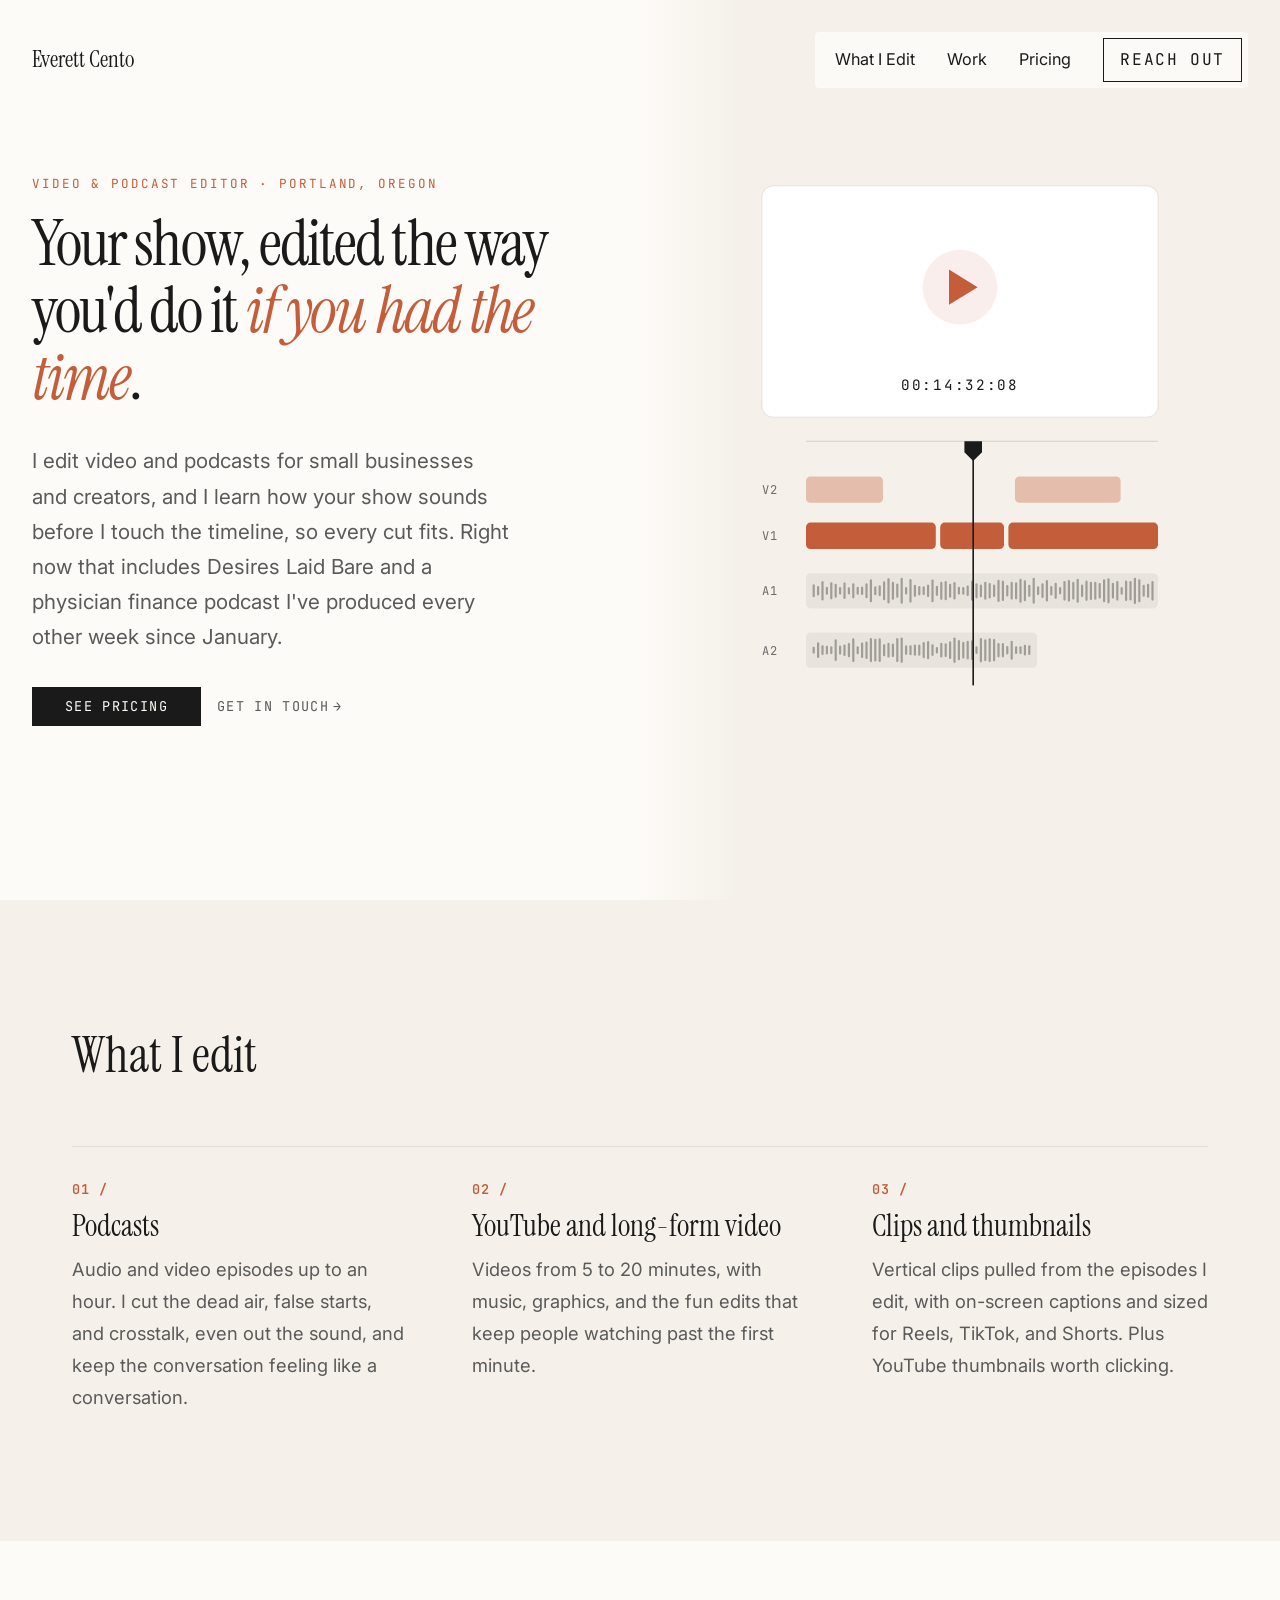
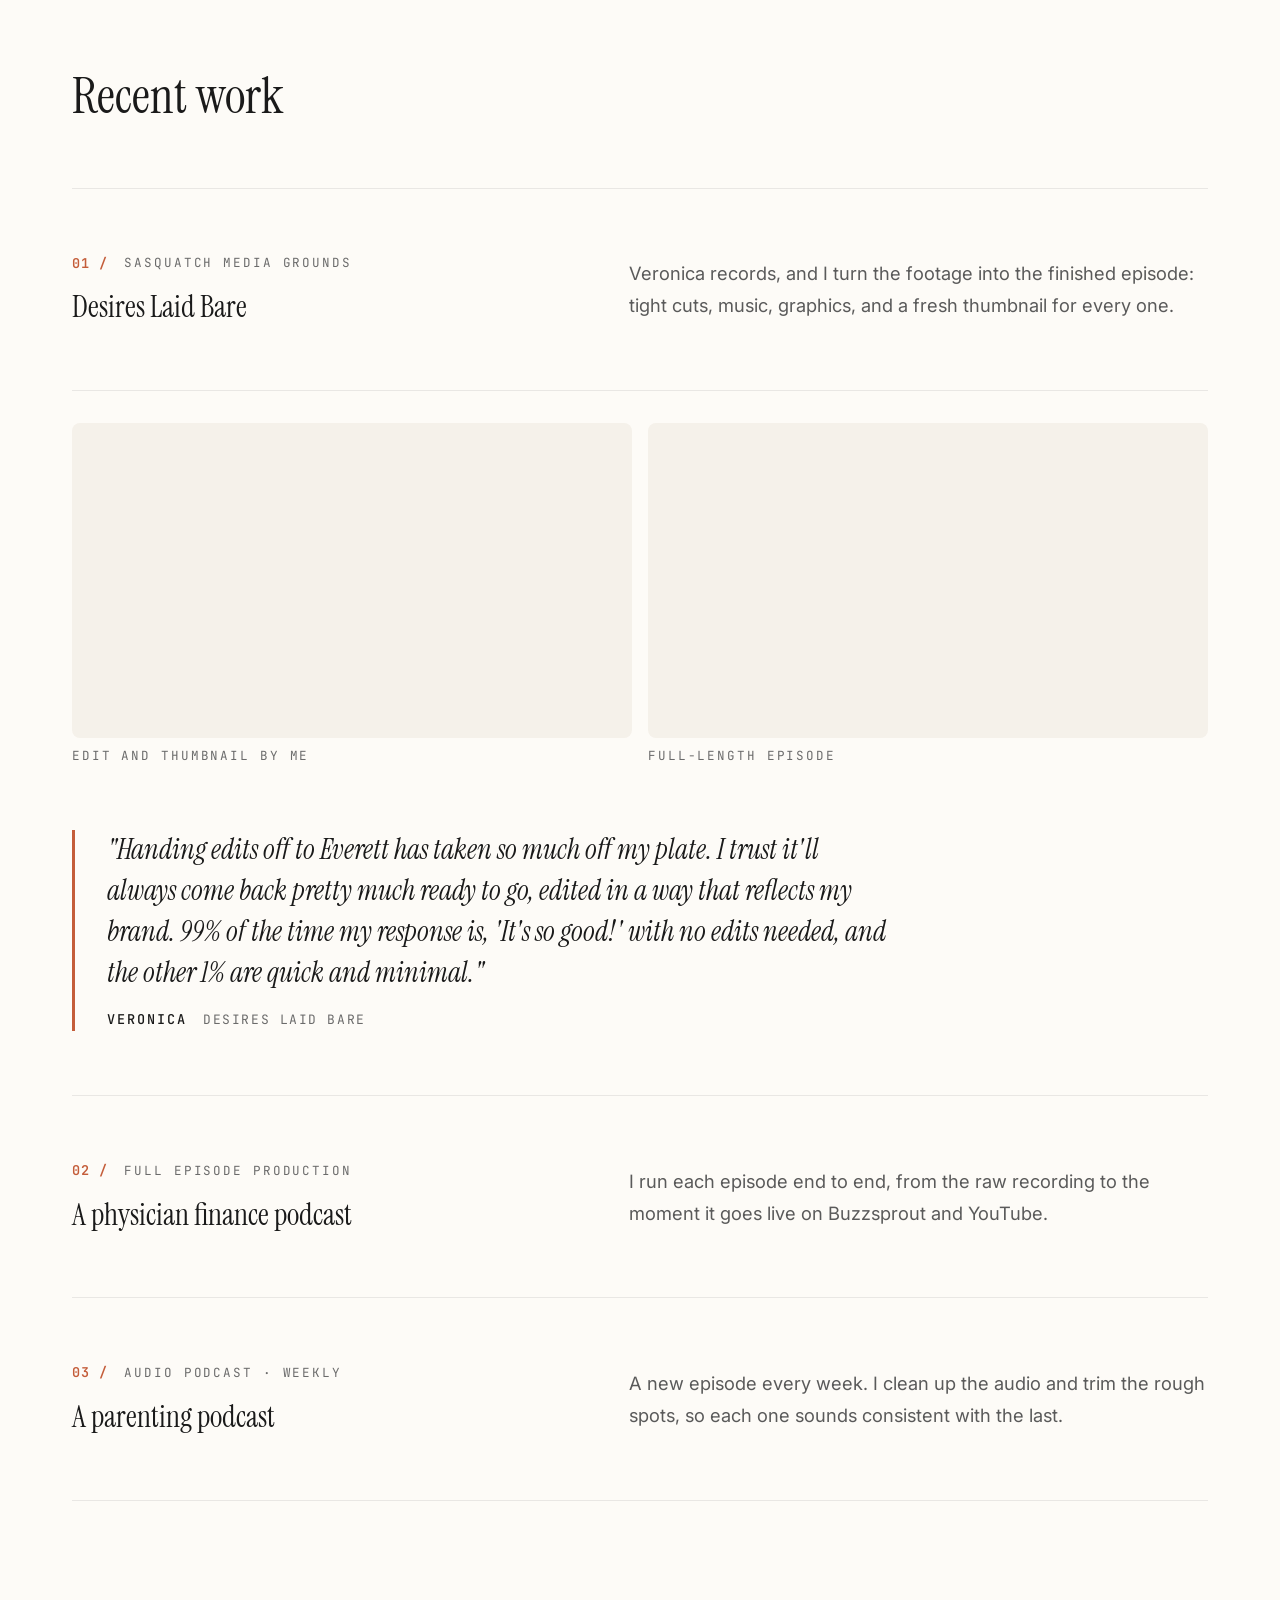
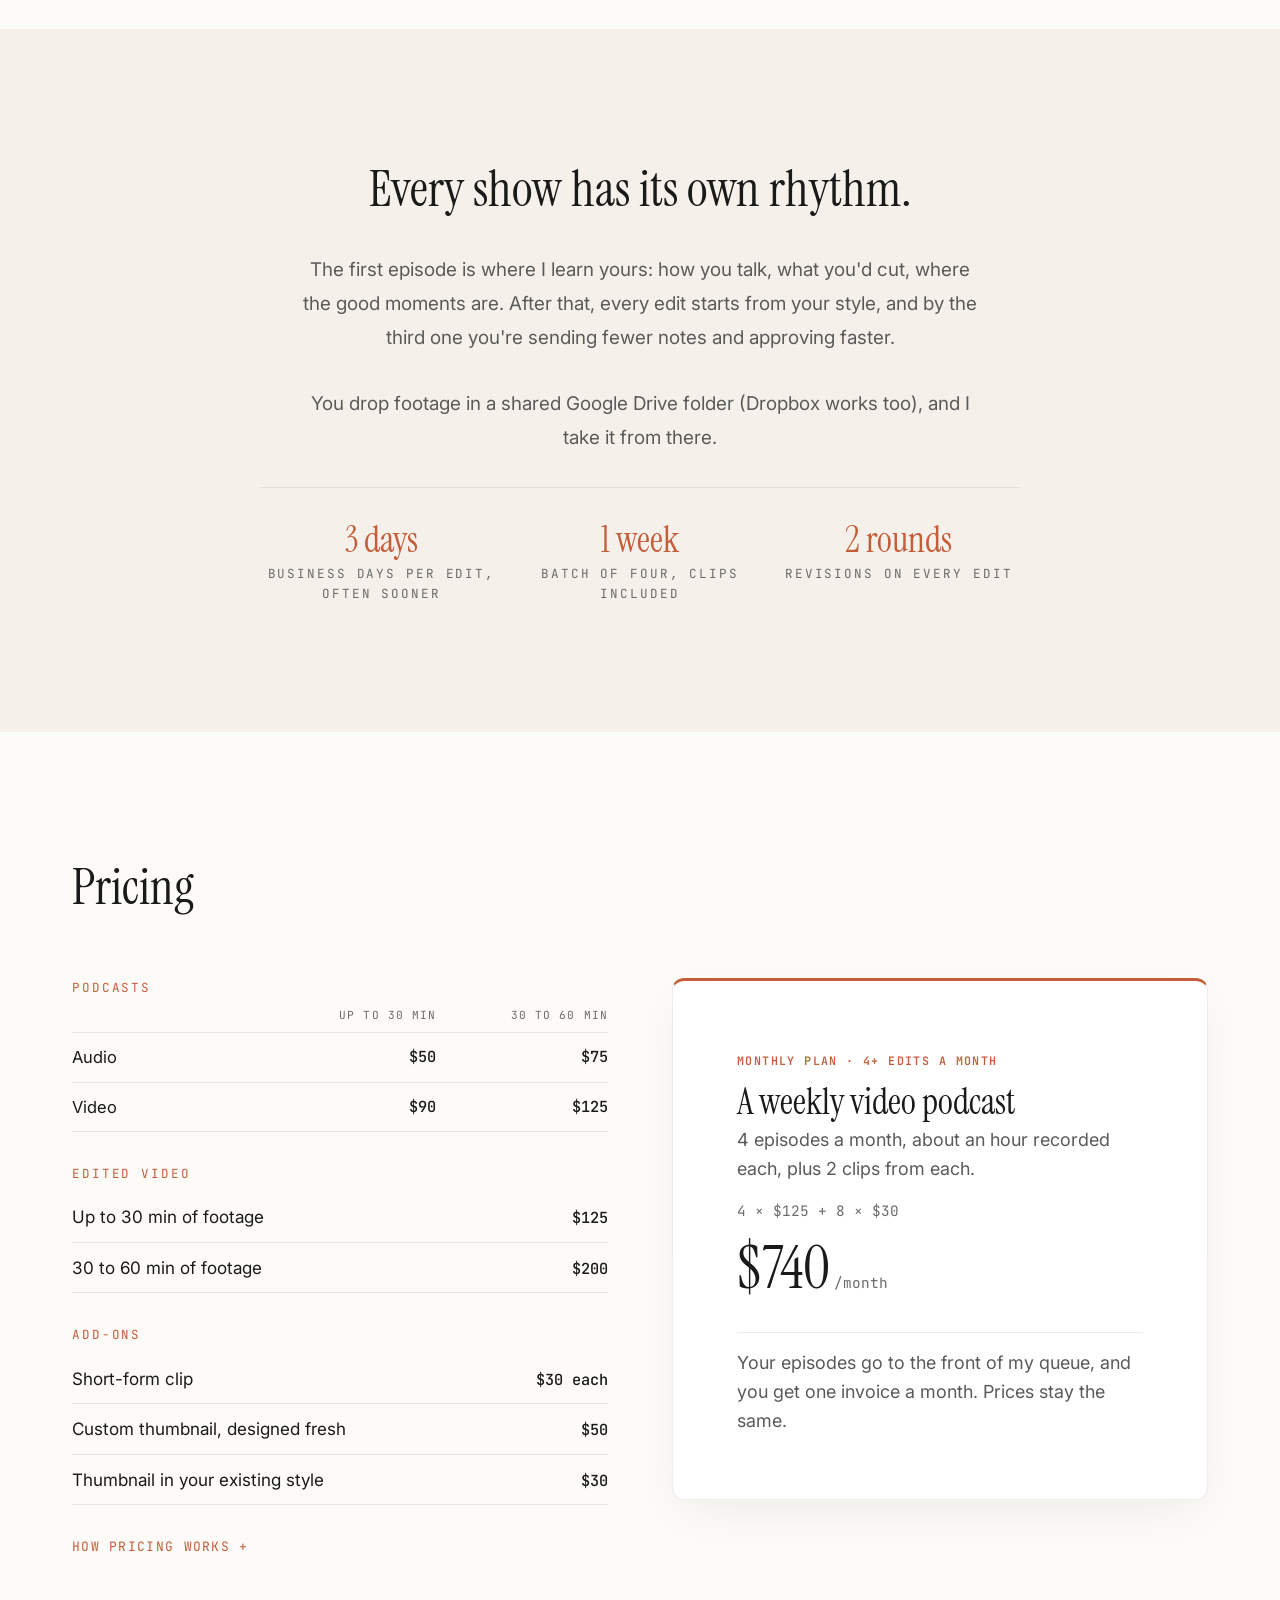
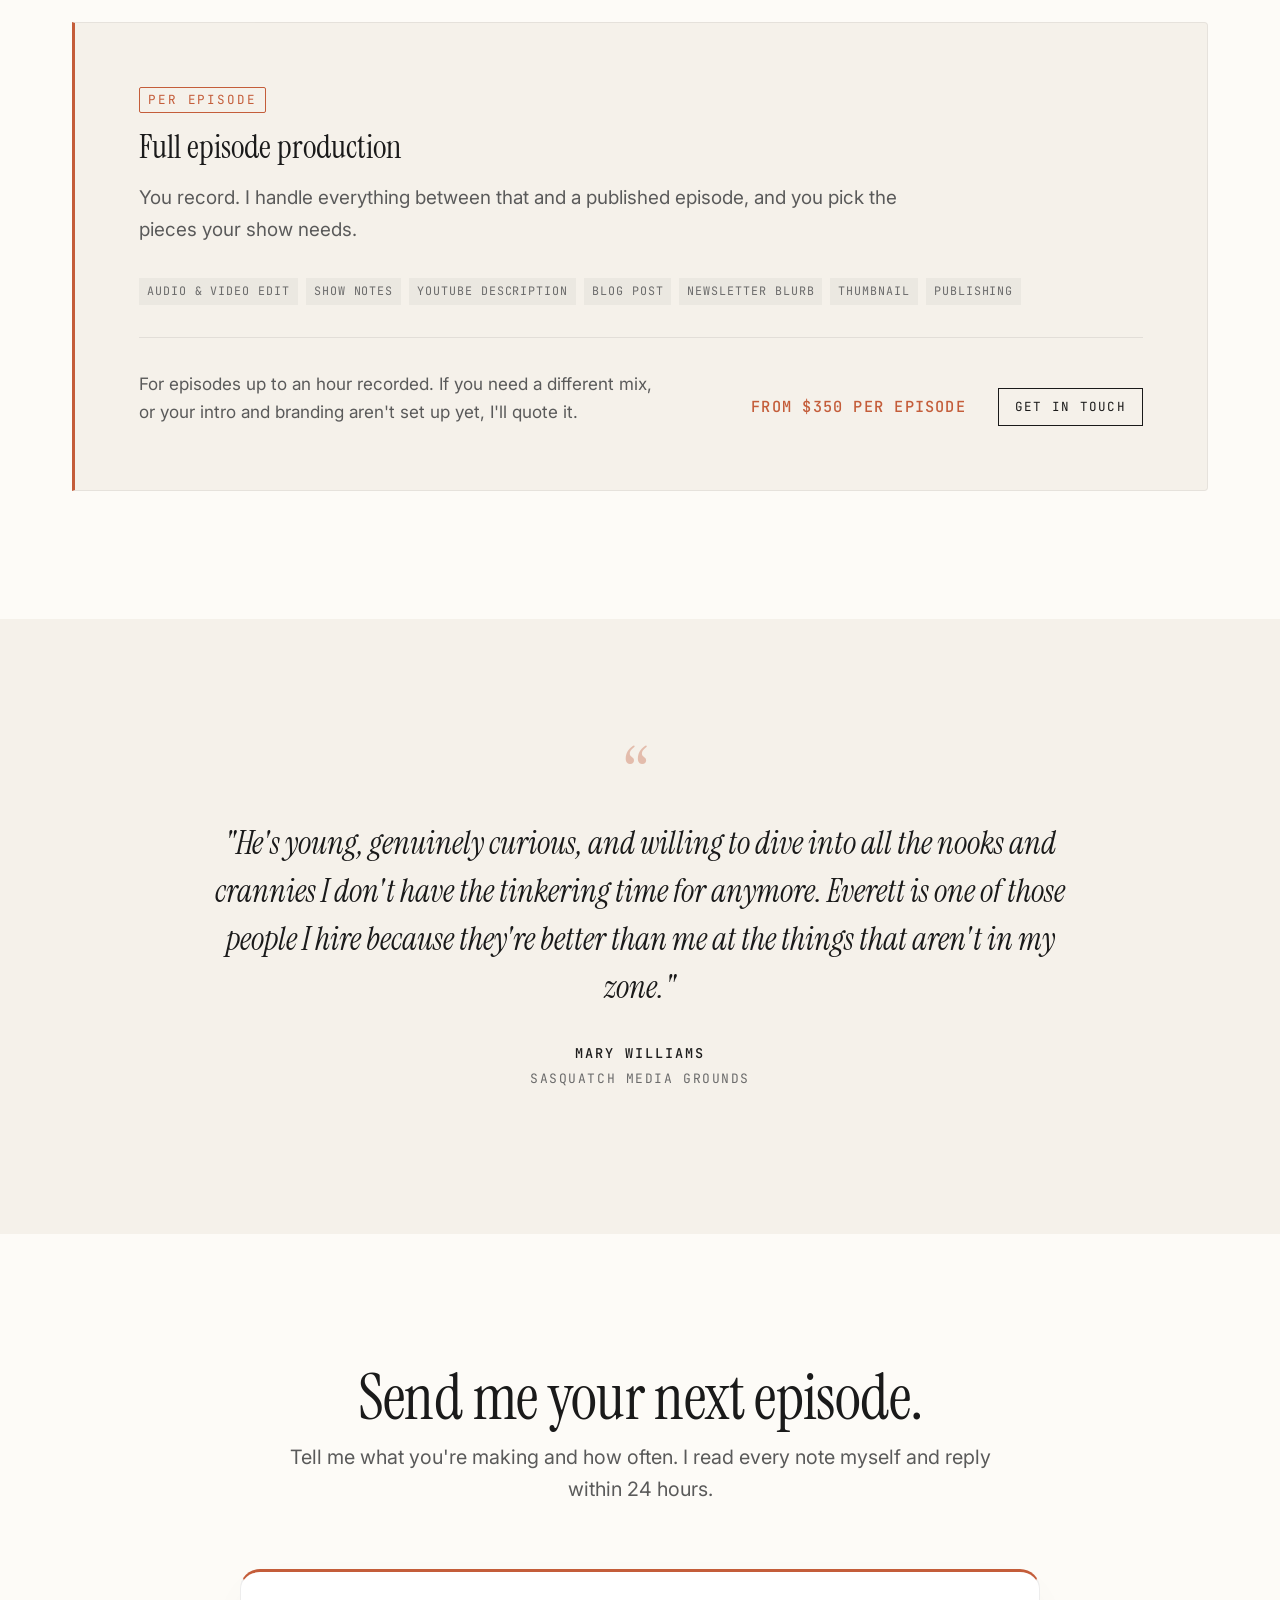
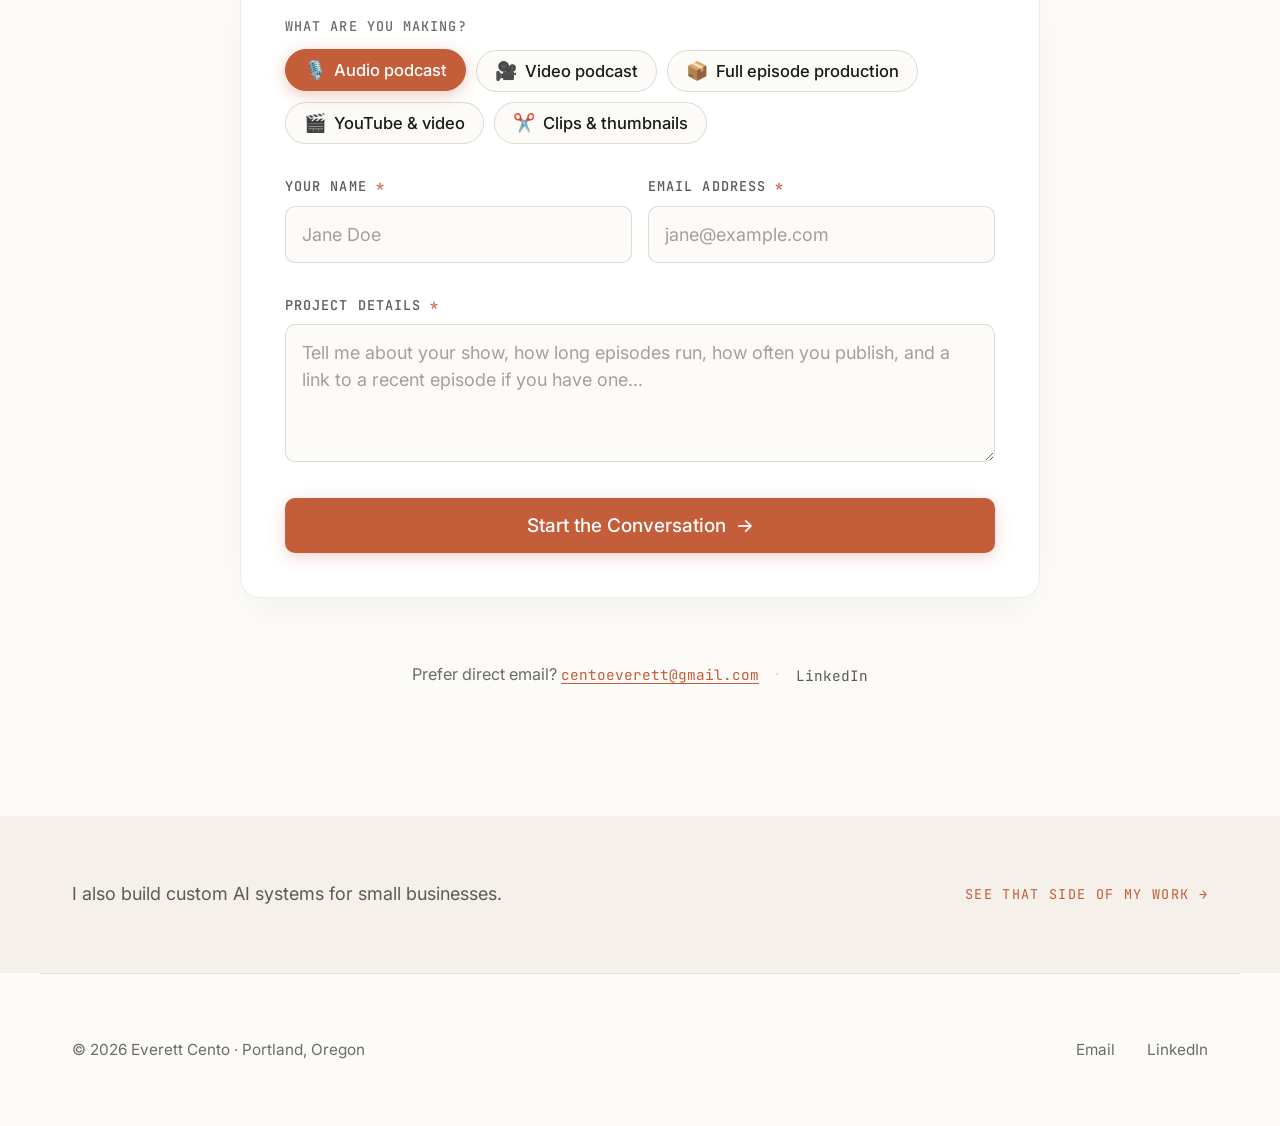
<file: editing/index.html>
<!DOCTYPE html>
<html lang="en">
<head>
    <meta charset="UTF-8">
    <meta name="viewport" content="width=device-width, initial-scale=1.0">
    <title>Video & Podcast Editing | Everett Cento</title>
    <meta name="description" content="Video and podcast editing from Portland, Oregon. Edits shaped to your show, flat per-episode pricing, three-day turnaround.">
    <link rel="canonical" href="https://everettcento.com/editing/">

    <!-- Theme Color -->
    <meta name="theme-color" content="#C45D3A">

    <!-- Open Graph -->
    <meta property="og:type" content="website">
    <meta property="og:url" content="https://everettcento.com/editing/">
    <meta property="og:title" content="Your show, edited the way you'd do it if you had the time.">
    <meta property="og:description" content="Video and podcast editing from Portland, Oregon. Flat per-episode pricing, three-day turnaround, two rounds of revisions.">
    <meta property="og:image" content="https://everettcento.com/everett-cento.png">
    <meta property="og:image:width" content="800">
    <meta property="og:image:height" content="1000">

    <!-- Favicon -->
    <link rel="icon" type="image/svg+xml" href="/favicon.svg">
    <link rel="apple-touch-icon" href="/apple-touch-icon.png">

    <!-- Fonts -->
    <link rel="preconnect" href="https://fonts.googleapis.com">
    <link rel="preconnect" href="https://fonts.gstatic.com" crossorigin>
    <link href="https://fonts.googleapis.com/css2?family=Instrument+Serif:ital@0;1&family=Inter:wght@400;500&family=JetBrains+Mono:wght@400;500&display=swap" rel="stylesheet" media="print" onload="this.media='all'">
    <noscript><link href="https://fonts.googleapis.com/css2?family=Instrument+Serif:ital@0;1&family=Inter:wght@400;500&family=JetBrains+Mono:wght@400;500&display=swap" rel="stylesheet"></noscript>

    <link rel="stylesheet" href="/styles.css">

    <!-- JSON-LD Structured Data -->
    <script type="application/ld+json">
    {
      "@context": "https://schema.org",
      "@graph": [
        {
          "@type": "Person",
          "@id": "https://everettcento.com/#everett",
          "name": "Everett Cento",
          "url": "https://everettcento.com/",
          "email": "centoeverett@gmail.com",
          "homeLocation": { "@type": "Place", "address": { "@type": "PostalAddress", "addressLocality": "Portland", "addressRegion": "OR", "addressCountry": "US" } },
          "sameAs": ["https://www.linkedin.com/in/everett-cento/"]
        },
        {
          "@type": "Service",
          "@id": "https://everettcento.com/editing/#service",
          "name": "Video & Podcast Editing",
          "serviceType": "Video and podcast editing",
          "url": "https://everettcento.com/editing/",
          "provider": { "@id": "https://everettcento.com/#everett" },
          "areaServed": [
            { "@type": "City", "name": "Portland" },
            { "@type": "Country", "name": "United States" }
          ],
          "description": "Podcast, YouTube, and short-form video editing for small businesses and creators, with flat per-episode pricing and a three-business-day turnaround.",
          "offers": [
            { "@type": "Offer", "name": "Audio podcast episode, up to 30 minutes recorded", "priceSpecification": { "@type": "PriceSpecification", "minPrice": "50", "priceCurrency": "USD" } },
            { "@type": "Offer", "name": "Audio podcast episode, 30 to 60 minutes recorded", "priceSpecification": { "@type": "PriceSpecification", "minPrice": "75", "priceCurrency": "USD" } },
            { "@type": "Offer", "name": "Video podcast episode, up to 30 minutes recorded", "priceSpecification": { "@type": "PriceSpecification", "minPrice": "90", "priceCurrency": "USD" } },
            { "@type": "Offer", "name": "Video podcast episode, 30 to 60 minutes recorded", "priceSpecification": { "@type": "PriceSpecification", "minPrice": "125", "priceCurrency": "USD" } },
            { "@type": "Offer", "name": "Edited video, up to 30 minutes of raw footage", "priceSpecification": { "@type": "PriceSpecification", "minPrice": "125", "priceCurrency": "USD" } },
            { "@type": "Offer", "name": "Edited video, 30 to 60 minutes of raw footage", "priceSpecification": { "@type": "PriceSpecification", "minPrice": "200", "priceCurrency": "USD" } },
            { "@type": "Offer", "name": "Full episode production", "priceSpecification": { "@type": "PriceSpecification", "minPrice": "350", "priceCurrency": "USD" } }
          ]
        }
      ]
    }
    </script>
</head>
<body>
    <!-- Skip Link for Accessibility -->
    <a href="#main" class="skip-link">Skip to main content</a>

    <!-- Navigation -->
    <nav class="nav" aria-label="Main navigation">
        <a href="/" class="nav-logo" aria-label="Everett Cento - Home">Everett Cento</a>
        <div class="nav-links">
            <a href="#edit">What I Edit</a>
            <a href="#work">Work</a>
            <a href="#pricing">Pricing</a>
            <a href="#contact" class="nav-cta">Reach Out</a>
        </div>
    </nav>

    <main id="main">
        <!-- Hero - Split Layout -->
        <section class="hero hero-editing" aria-labelledby="hero-heading">
            <div class="hero-split">
                <div class="hero-content">
                    <p class="label hero-eyebrow">Video &amp; Podcast Editor · Portland, Oregon</p>
                    <h1 id="hero-heading">Your show, edited the way you'd do it <em>if you had the time</em>.</h1>
                    <p class="hero-intro">I edit video and podcasts for small businesses and creators, and I learn how your show sounds before I touch the timeline, so every cut fits. Right now that includes Desires Laid Bare and a physician finance podcast I've produced every other week since January.</p>
                    <div class="hero-actions">
                        <a href="#pricing" class="hero-cta">See Pricing</a>
                        <a href="#contact" class="hero-secondary-link">Get in touch <span aria-hidden="true">&rarr;</span></a>
                    </div>
                </div>
                <div class="hero-image hero-graphic">
                    <svg class="tl-graphic" viewBox="0 0 400 520" xmlns="http://www.w3.org/2000/svg" aria-hidden="true" focusable="false">
                        <!-- program monitor -->
                        <rect class="tl-monitor" x="20" y="20" width="360" height="210" rx="10"/>
                        <circle class="tl-play-bg" cx="200" cy="112" r="34"/>
                        <path class="tl-play" d="M190 96 L216 112 L190 128 Z"/>
                        <text class="tl-timecode" x="200" y="205" text-anchor="middle">00:14:32:08</text>
                        <!-- track labels -->
                        <text class="tl-label" x="20" y="300">V2</text>
                        <text class="tl-label" x="20" y="342">V1</text>
                        <text class="tl-label" x="20" y="392">A1</text>
                        <text class="tl-label" x="20" y="446">A2</text>
                        <!-- video clips -->
                        <rect class="tl-clip-soft" x="60" y="284" width="70" height="24" rx="4"/>
                        <rect class="tl-clip-soft" x="250" y="284" width="96" height="24" rx="4"/>
                        <rect class="tl-clip" x="60" y="326" width="118" height="24" rx="4"/>
                        <rect class="tl-clip" x="182" y="326" width="58" height="24" rx="4"/>
                        <rect class="tl-clip" x="244" y="326" width="136" height="24" rx="4"/>
                        <!-- audio tracks -->
                        <rect class="tl-audio" x="60" y="372" width="320" height="32" rx="4"/>
                        <rect class="tl-wave" x="66" y="382.1" width="2" height="11.8" rx="1"/>
                        <rect class="tl-wave" x="70" y="383.6" width="2" height="8.7" rx="1"/>
                        <rect class="tl-wave" x="74" y="379.1" width="2" height="17.7" rx="1"/>
                        <rect class="tl-wave" x="78" y="384.3" width="2" height="7.3" rx="1"/>
                        <rect class="tl-wave" x="82" y="380.2" width="2" height="15.6" rx="1"/>
                        <rect class="tl-wave" x="86" y="381.7" width="2" height="12.6" rx="1"/>
                        <rect class="tl-wave" x="90" y="384.5" width="2" height="7.0" rx="1"/>
                        <rect class="tl-wave" x="94" y="380.4" width="2" height="15.1" rx="1"/>
                        <rect class="tl-wave" x="98" y="384.7" width="2" height="6.7" rx="1"/>
                        <rect class="tl-wave" x="102" y="381.1" width="2" height="13.8" rx="1"/>
                        <rect class="tl-wave" x="106" y="384.4" width="2" height="7.3" rx="1"/>
                        <rect class="tl-wave" x="110" y="384.2" width="2" height="7.6" rx="1"/>
                        <rect class="tl-wave" x="114" y="381.2" width="2" height="13.6" rx="1"/>
                        <rect class="tl-wave" x="118" y="377.6" width="2" height="20.9" rx="1"/>
                        <rect class="tl-wave" x="122" y="383.9" width="2" height="8.2" rx="1"/>
                        <rect class="tl-wave" x="126" y="383.0" width="2" height="10.0" rx="1"/>
                        <rect class="tl-wave" x="130" y="379.4" width="2" height="17.3" rx="1"/>
                        <rect class="tl-wave" x="134" y="376.5" width="2" height="23.1" rx="1"/>
                        <rect class="tl-wave" x="138" y="379.8" width="2" height="16.4" rx="1"/>
                        <rect class="tl-wave" x="142" y="381.4" width="2" height="13.1" rx="1"/>
                        <rect class="tl-wave" x="146" y="376.2" width="2" height="23.6" rx="1"/>
                        <rect class="tl-wave" x="150" y="384.6" width="2" height="6.8" rx="1"/>
                        <rect class="tl-wave" x="154" y="377.3" width="2" height="21.5" rx="1"/>
                        <rect class="tl-wave" x="158" y="382.4" width="2" height="11.2" rx="1"/>
                        <rect class="tl-wave" x="162" y="383.7" width="2" height="8.6" rx="1"/>
                        <rect class="tl-wave" x="166" y="383.9" width="2" height="8.1" rx="1"/>
                        <rect class="tl-wave" x="170" y="382.2" width="2" height="11.6" rx="1"/>
                        <rect class="tl-wave" x="174" y="377.7" width="2" height="20.7" rx="1"/>
                        <rect class="tl-wave" x="178" y="383.4" width="2" height="9.3" rx="1"/>
                        <rect class="tl-wave" x="182" y="379.8" width="2" height="16.5" rx="1"/>
                        <rect class="tl-wave" x="186" y="379.2" width="2" height="17.5" rx="1"/>
                        <rect class="tl-wave" x="190" y="381.6" width="2" height="12.7" rx="1"/>
                        <rect class="tl-wave" x="194" y="380.1" width="2" height="15.9" rx="1"/>
                        <rect class="tl-wave" x="198" y="384.4" width="2" height="7.1" rx="1"/>
                        <rect class="tl-wave" x="202" y="384.5" width="2" height="7.1" rx="1"/>
                        <rect class="tl-wave" x="206" y="383.1" width="2" height="9.7" rx="1"/>
                        <rect class="tl-wave" x="210" y="378.9" width="2" height="18.2" rx="1"/>
                        <rect class="tl-wave" x="214" y="381.2" width="2" height="13.7" rx="1"/>
                        <rect class="tl-wave" x="218" y="382.2" width="2" height="11.7" rx="1"/>
                        <rect class="tl-wave" x="222" y="379.7" width="2" height="16.5" rx="1"/>
                        <rect class="tl-wave" x="226" y="380.9" width="2" height="14.2" rx="1"/>
                        <rect class="tl-wave" x="230" y="382.3" width="2" height="11.4" rx="1"/>
                        <rect class="tl-wave" x="234" y="377.9" width="2" height="20.3" rx="1"/>
                        <rect class="tl-wave" x="238" y="378.7" width="2" height="18.6" rx="1"/>
                        <rect class="tl-wave" x="242" y="382.8" width="2" height="10.4" rx="1"/>
                        <rect class="tl-wave" x="246" y="379.8" width="2" height="16.3" rx="1"/>
                        <rect class="tl-wave" x="250" y="380.3" width="2" height="15.5" rx="1"/>
                        <rect class="tl-wave" x="254" y="377.1" width="2" height="21.8" rx="1"/>
                        <rect class="tl-wave" x="258" y="378.4" width="2" height="19.1" rx="1"/>
                        <rect class="tl-wave" x="262" y="382.4" width="2" height="11.2" rx="1"/>
                        <rect class="tl-wave" x="266" y="376.2" width="2" height="23.6" rx="1"/>
                        <rect class="tl-wave" x="270" y="383.9" width="2" height="8.1" rx="1"/>
                        <rect class="tl-wave" x="274" y="381.2" width="2" height="13.5" rx="1"/>
                        <rect class="tl-wave" x="278" y="378.2" width="2" height="19.6" rx="1"/>
                        <rect class="tl-wave" x="282" y="383.6" width="2" height="8.7" rx="1"/>
                        <rect class="tl-wave" x="286" y="380.6" width="2" height="14.8" rx="1"/>
                        <rect class="tl-wave" x="290" y="384.6" width="2" height="6.7" rx="1"/>
                        <rect class="tl-wave" x="294" y="379.0" width="2" height="18.0" rx="1"/>
                        <rect class="tl-wave" x="298" y="378.1" width="2" height="19.8" rx="1"/>
                        <rect class="tl-wave" x="302" y="379.8" width="2" height="16.3" rx="1"/>
                        <rect class="tl-wave" x="306" y="377.1" width="2" height="21.8" rx="1"/>
                        <rect class="tl-wave" x="310" y="382.2" width="2" height="11.6" rx="1"/>
                        <rect class="tl-wave" x="314" y="378.7" width="2" height="18.5" rx="1"/>
                        <rect class="tl-wave" x="318" y="379.7" width="2" height="16.7" rx="1"/>
                        <rect class="tl-wave" x="322" y="379.8" width="2" height="16.4" rx="1"/>
                        <rect class="tl-wave" x="326" y="380.9" width="2" height="14.2" rx="1"/>
                        <rect class="tl-wave" x="330" y="377.4" width="2" height="21.1" rx="1"/>
                        <rect class="tl-wave" x="334" y="376.5" width="2" height="23.0" rx="1"/>
                        <rect class="tl-wave" x="338" y="380.7" width="2" height="14.5" rx="1"/>
                        <rect class="tl-wave" x="342" y="379.0" width="2" height="18.0" rx="1"/>
                        <rect class="tl-wave" x="346" y="384.5" width="2" height="7.1" rx="1"/>
                        <rect class="tl-wave" x="350" y="378.7" width="2" height="18.6" rx="1"/>
                        <rect class="tl-wave" x="354" y="379.2" width="2" height="17.6" rx="1"/>
                        <rect class="tl-wave" x="358" y="376.1" width="2" height="23.9" rx="1"/>
                        <rect class="tl-wave" x="362" y="377.6" width="2" height="20.8" rx="1"/>
                        <rect class="tl-wave" x="366" y="382.4" width="2" height="11.1" rx="1"/>
                        <rect class="tl-wave" x="370" y="381.5" width="2" height="12.9" rx="1"/>
                        <rect class="tl-wave" x="374" y="379.0" width="2" height="18.0" rx="1"/>
                        <rect class="tl-audio" x="60" y="426" width="210" height="32" rx="4"/>
                        <rect class="tl-wave" x="66" y="438.8" width="2" height="6.4" rx="1"/>
                        <rect class="tl-wave" x="70" y="434.8" width="2" height="14.3" rx="1"/>
                        <rect class="tl-wave" x="74" y="437.5" width="2" height="9.0" rx="1"/>
                        <rect class="tl-wave" x="78" y="437.9" width="2" height="8.1" rx="1"/>
                        <rect class="tl-wave" x="82" y="438.5" width="2" height="7.1" rx="1"/>
                        <rect class="tl-wave" x="86" y="432.1" width="2" height="19.8" rx="1"/>
                        <rect class="tl-wave" x="90" y="437.8" width="2" height="8.3" rx="1"/>
                        <rect class="tl-wave" x="94" y="436.8" width="2" height="10.5" rx="1"/>
                        <rect class="tl-wave" x="98" y="435.5" width="2" height="13.0" rx="1"/>
                        <rect class="tl-wave" x="102" y="431.2" width="2" height="21.7" rx="1"/>
                        <rect class="tl-wave" x="106" y="438.3" width="2" height="7.5" rx="1"/>
                        <rect class="tl-wave" x="110" y="435.0" width="2" height="14.1" rx="1"/>
                        <rect class="tl-wave" x="114" y="434.1" width="2" height="15.9" rx="1"/>
                        <rect class="tl-wave" x="118" y="431.0" width="2" height="21.9" rx="1"/>
                        <rect class="tl-wave" x="122" y="431.6" width="2" height="20.7" rx="1"/>
                        <rect class="tl-wave" x="126" y="431.2" width="2" height="21.6" rx="1"/>
                        <rect class="tl-wave" x="130" y="436.5" width="2" height="11.0" rx="1"/>
                        <rect class="tl-wave" x="134" y="435.3" width="2" height="13.5" rx="1"/>
                        <rect class="tl-wave" x="138" y="435.8" width="2" height="12.5" rx="1"/>
                        <rect class="tl-wave" x="142" y="431.0" width="2" height="21.9" rx="1"/>
                        <rect class="tl-wave" x="146" y="430.4" width="2" height="23.2" rx="1"/>
                        <rect class="tl-wave" x="150" y="437.6" width="2" height="8.7" rx="1"/>
                        <rect class="tl-wave" x="154" y="437.4" width="2" height="9.2" rx="1"/>
                        <rect class="tl-wave" x="158" y="436.9" width="2" height="10.2" rx="1"/>
                        <rect class="tl-wave" x="162" y="436.9" width="2" height="10.2" rx="1"/>
                        <rect class="tl-wave" x="166" y="434.6" width="2" height="14.7" rx="1"/>
                        <rect class="tl-wave" x="170" y="433.7" width="2" height="16.6" rx="1"/>
                        <rect class="tl-wave" x="174" y="436.6" width="2" height="10.7" rx="1"/>
                        <rect class="tl-wave" x="178" y="439.0" width="2" height="6.1" rx="1"/>
                        <rect class="tl-wave" x="182" y="435.2" width="2" height="13.5" rx="1"/>
                        <rect class="tl-wave" x="186" y="435.7" width="2" height="12.6" rx="1"/>
                        <rect class="tl-wave" x="190" y="433.9" width="2" height="16.2" rx="1"/>
                        <rect class="tl-wave" x="194" y="430.4" width="2" height="23.2" rx="1"/>
                        <rect class="tl-wave" x="198" y="432.8" width="2" height="18.4" rx="1"/>
                        <rect class="tl-wave" x="202" y="434.4" width="2" height="15.3" rx="1"/>
                        <rect class="tl-wave" x="206" y="433.4" width="2" height="17.1" rx="1"/>
                        <rect class="tl-wave" x="210" y="432.9" width="2" height="18.2" rx="1"/>
                        <rect class="tl-wave" x="214" y="438.5" width="2" height="7.0" rx="1"/>
                        <rect class="tl-wave" x="218" y="430.9" width="2" height="22.2" rx="1"/>
                        <rect class="tl-wave" x="222" y="432.0" width="2" height="20.0" rx="1"/>
                        <rect class="tl-wave" x="226" y="431.1" width="2" height="21.7" rx="1"/>
                        <rect class="tl-wave" x="230" y="431.8" width="2" height="20.4" rx="1"/>
                        <rect class="tl-wave" x="234" y="435.5" width="2" height="13.1" rx="1"/>
                        <rect class="tl-wave" x="238" y="435.4" width="2" height="13.2" rx="1"/>
                        <rect class="tl-wave" x="242" y="438.1" width="2" height="7.9" rx="1"/>
                        <rect class="tl-wave" x="246" y="433.3" width="2" height="17.4" rx="1"/>
                        <rect class="tl-wave" x="250" y="438.4" width="2" height="7.1" rx="1"/>
                        <rect class="tl-wave" x="254" y="438.4" width="2" height="7.2" rx="1"/>
                        <rect class="tl-wave" x="258" y="437.1" width="2" height="9.8" rx="1"/>
                        <rect class="tl-wave" x="262" y="437.5" width="2" height="8.9" rx="1"/>
                        <!-- playhead -->
                        <line class="tl-playhead" x1="212" y1="262" x2="212" y2="474"/>
                        <path class="tl-playhead-cap" d="M204 252 H220 V262 L212 270 L204 262 Z"/>
                        <!-- ruler -->
                        <line class="tl-ruler" x1="60" y1="252" x2="380" y2="252"/>
                    </svg>
                </div>
            </div>
        </section>

        <!-- What I Edit -->
        <section class="edit-services" id="edit" aria-labelledby="edit-heading">
            <div class="container">
                <div class="work-header animate-fade-up">
                    <h2 id="edit-heading">What I edit</h2>
                </div>
                <div class="edit-services-grid">
                    <div class="edit-service animate-fade-up" data-delay="0">
                        <span class="work-index">01 /</span>
                        <h3>Podcasts</h3>
                        <p>Audio and video episodes up to an hour. I cut the dead air, false starts, and crosstalk, even out the sound, and keep the conversation feeling like a conversation.</p>
                    </div>
                    <div class="edit-service animate-fade-up" data-delay="1">
                        <span class="work-index">02 /</span>
                        <h3>YouTube and long-form video</h3>
                        <p>Videos from 5 to 20 minutes, with music, graphics, and the fun edits that keep people watching past the first minute.</p>
                    </div>
                    <div class="edit-service animate-fade-up" data-delay="2">
                        <span class="work-index">03 /</span>
                        <h3>Clips and thumbnails</h3>
                        <p>Vertical clips pulled from the episodes I edit, with on-screen captions and sized for Reels, TikTok, and Shorts. Plus YouTube thumbnails worth clicking.</p>
                    </div>
                </div>
            </div>
        </section>

        <!-- Recent Work -->
        <section class="work work-editing" id="work" aria-labelledby="work-heading">
            <div class="container">
                <div class="work-header animate-fade-up">
                    <h2 id="work-heading">Recent work</h2>
                </div>

                <div class="work-list">

                    <article class="work-row animate-fade-up">
                        <div class="work-row-meta">
                            <div class="work-item-header">
                                <span class="work-index">01 /</span>
                                <span class="label">Sasquatch Media Grounds</span>
                            </div>
                            <h3>Desires Laid Bare</h3>
                        </div>
                        <div class="work-row-body">
                            <p class="edit-work-text">Veronica records, and I turn the footage into the finished episode: tight cuts, music, graphics, and a fresh thumbnail for every one.</p>
                        </div>
                    </article>
                </div>

                <!-- Add more episodes as extra <figure class="video-item"> blocks; the grid adapts to 1-3 videos. -->
                <div class="video-grid animate-fade-up">
                    <figure class="video-item">
                        <div class="video-frame">
                            <iframe src="https://www.youtube-nocookie.com/embed/YO3uMsFfxWw" title="Desires Laid Bare: Aftercare in Kink: Why It Matters More Than the Play Itself" loading="lazy" allow="accelerometer; encrypted-media; gyroscope; picture-in-picture; web-share" referrerpolicy="strict-origin-when-cross-origin" allowfullscreen></iframe>
                        </div>
                        <figcaption class="label">Edit and thumbnail by me</figcaption>
                    </figure>
                    <figure class="video-item">
                        <div class="video-frame">
                            <iframe src="https://www.youtube-nocookie.com/embed/ImCV_C1G8lA" title="Desires Laid Bare: Fifty Shades of Grey: What Kink Educators Really Think" loading="lazy" allow="accelerometer; encrypted-media; gyroscope; picture-in-picture; web-share" referrerpolicy="strict-origin-when-cross-origin" allowfullscreen></iframe>
                        </div>
                        <figcaption class="label">Full-length episode</figcaption>
                    </figure>
                </div>

                <figure class="work-quote animate-fade-up">
                    <blockquote>"Handing edits off to Everett has taken so much off my plate. I trust it'll always come back pretty much ready to go, edited in a way that reflects my brand. 99% of the time my response is, 'It's so good!' with no edits needed, and the other 1% are quick and minimal."</blockquote>
                    <figcaption>
                        <span class="testimonial-name">Veronica</span>
                        <span class="testimonial-company">Desires Laid Bare</span>
                    </figcaption>
                </figure>

                <div class="work-list work-list-more">
                    <article class="work-row animate-fade-up">
                        <div class="work-row-meta">
                            <div class="work-item-header">
                                <span class="work-index">02 /</span>
                                <span class="label">Full episode production</span>
                            </div>
                            <h3>A physician finance podcast</h3>
                        </div>
                        <div class="work-row-body">
                            <p class="edit-work-text">I run each episode end to end, from the raw recording to the moment it goes live on Buzzsprout and YouTube.</p>
                        </div>
                    </article>

                    <article class="work-row animate-fade-up">
                        <div class="work-row-meta">
                            <div class="work-item-header">
                                <span class="work-index">03 /</span>
                                <span class="label">Audio podcast · Weekly</span>
                            </div>
                            <h3>A parenting podcast</h3>
                        </div>
                        <div class="work-row-body">
                            <p class="edit-work-text">A new episode every week. I clean up the audio and trim the rough spots, so each one sounds consistent with the last.</p>
                        </div>
                    </article>
                </div>
            </div>
        </section>

        <!-- Working With Me -->
        <section class="edit-process" aria-labelledby="process-heading">
            <div class="container">
                <div class="edit-process-content edit-process-centered animate-fade-up">
                    <h2 id="process-heading" class="about-lead">Every show has its own rhythm.</h2>
                    <div class="about-text">
                        <p>The first episode is where I learn yours: how you talk, what you'd cut, where the good moments are. After that, every edit starts from your style, and by the third one you're sending fewer notes and approving faster.</p>
                        <p>You drop footage in a shared Google Drive folder (Dropbox works too), and I take it from there.</p>
                    </div>
                    <ul class="edit-facts">
                        <li><span class="edit-fact-value">3 days</span><span class="label">Business days per edit, often sooner</span></li>
                        <li><span class="edit-fact-value">1 week</span><span class="label">Batch of four, clips included</span></li>
                        <li><span class="edit-fact-value">2 rounds</span><span class="label">Revisions on every edit</span></li>
                    </ul>
                </div>
            </div>
        </section>

        <!-- Pricing -->
        <section class="pricing" id="pricing" aria-labelledby="pricing-heading">
            <div class="container">
                <div class="offerings-header animate-fade-up">
                    <h2 id="pricing-heading">Pricing</h2>
                </div>

                <div class="pricing-layout">
                    <div class="price-list animate-fade-up">
                        <div class="price-group">
                            <p class="label price-group-label">Podcasts</p>
                            <table class="price-table">
                                <thead>
                                    <tr><th scope="col"><span class="visually-hidden">Format</span></th><th scope="col">Up to 30 min</th><th scope="col">30 to 60 min</th></tr>
                                </thead>
                                <tbody>
                                    <tr><th scope="row">Audio</th><td>$50</td><td>$75</td></tr>
                                    <tr><th scope="row">Video</th><td>$90</td><td>$125</td></tr>
                                </tbody>
                            </table>
                        </div>
                        <div class="price-group">
                            <p class="label price-group-label">Edited video</p>
                            <div class="price-row"><span>Up to 30 min of footage</span><span class="price-amount">$125</span></div>
                            <div class="price-row"><span>30 to 60 min of footage</span><span class="price-amount">$200</span></div>
                        </div>
                        <div class="price-group">
                            <p class="label price-group-label">Add-ons</p>
                            <div class="price-row"><span>Short-form clip</span><span class="price-amount">$30 each</span></div>
                            <div class="price-row"><span>Custom thumbnail, designed fresh</span><span class="price-amount">$50</span></div>
                            <div class="price-row"><span>Thumbnail in your existing style</span><span class="price-amount">$30</span></div>
                        </div>
                        <details class="price-details">
                            <summary>How pricing works</summary>
                            <ul>
                                <li>Podcasts are priced by minutes recorded and edited video by minutes of raw footage, so every edit runs as long as it needs to.</li>
                                <li>Podcast-style YouTube episodes count as video podcasts.</li>
                                <li>Over an hour of footage, or footage that needs a lot of cleanup, gets a firm quote once I've seen it.</li>
                                <li>New clients pay for the first edit upfront. After that, I bill each edit when it's delivered.</li>
                            </ul>
                        </details>
                    </div>

                    <div class="monthly-card animate-fade-up">
                        <span class="work-outcome-tag">Monthly plan · 4+ edits a month</span>
                        <h3>A weekly video podcast</h3>
                        <p>4 episodes a month, about an hour recorded each, plus 2 clips from each.</p>
                        <p class="sample-math">4 × $125 + 8 × $30</p>
                        <p class="sample-total">$740<span>/month</span></p>
                        <p class="monthly-card-perks">Your episodes go to the front of my queue, and you get one invoice a month. Prices stay the same.</p>
                    </div>
                </div>

                <!-- Full Episode Production -->
                <div class="offering-item production-card animate-fade-up">
                    <div class="offering-item-header">
                        <span class="label offering-type">Per Episode</span>
                    </div>
                    <h3>Full episode production</h3>
                    <p class="offering-description">You record. I handle everything between that and a published episode, and you pick the pieces your show needs.</p>
                    <ul class="offering-custom-types production-includes">
                        <li>Audio &amp; video edit</li>
                        <li>Show notes</li>
                        <li>YouTube description</li>
                        <li>Blog post</li>
                        <li>Newsletter blurb</li>
                        <li>Thumbnail</li>
                        <li>Publishing</li>
                    </ul>
                    <div class="production-footer">
                        <p class="production-note">For episodes up to an hour recorded. If you need a different mix, or your intro and branding aren't set up yet, I'll quote it.</p>
                        <div class="production-cta">
                            <p class="offering-price">From $350 per episode</p>
                            <a href="#contact" class="offering-custom-cta" data-scope="production">Get in touch</a>
                        </div>
                    </div>
                </div>
            </div>
        </section>

        <!-- Testimonial -->
        <section class="testimonials" aria-label="Testimonial">
            <div class="container">
                <div class="testimonial-item animate-fade-up">
                    <span class="testimonial-mark" aria-hidden="true">&ldquo;</span>
                    <blockquote class="testimonial-quote">
                        "He's young, genuinely curious, and willing to dive into all the nooks and crannies I don't have the tinkering time for anymore. Everett is one of those people I hire because they're better than me at the things that aren't in my zone."
                    </blockquote>
                    <div class="testimonial-attribution">
                        <p class="testimonial-name">Mary Williams</p>
                        <p class="testimonial-company">Sasquatch Media Grounds</p>
                    </div>
                </div>
            </div>
        </section>

        <!-- Contact / Reach Out Form -->
        <section class="contact" id="contact" aria-labelledby="contact-heading">
            <div class="container animate-fade-up">
                <div class="contact-header">
                    <h2 id="contact-heading">Send me your next episode.</h2>
                    <p class="contact-subhead">Tell me what you're making and how often. I read every note myself and reply within 24 hours.</p>
                </div>

                <div class="scope-card">
                    <!-- Error Banner (hidden by default) -->
                    <div id="scope-error" class="scope-error-banner" role="alert">
                        Something went wrong submitting the form. You can retry or send an email directly to <a href="mailto:centoeverett@gmail.com" id="error-mailto-link">centoeverett@gmail.com</a>.
                    </div>

                    <form id="scope-form" class="scope-form" novalidate>
                        <!-- FormSubmit config -->
                        <input type="hidden" name="_captcha" value="false">
                        <input type="hidden" name="_template" value="table">
                        <input type="hidden" name="_subject" id="form-subject" value="[Editing Inquiry] Audio Podcast">
                        <input type="hidden" name="Project Type" id="form-project-type" value="Audio Podcast">

                        <!-- Chip Selector -->
                        <div class="scope-group">
                            <label class="scope-label" id="scope-chips-label">What are you making?</label>
                            <div class="scope-chips" role="radiogroup" aria-labelledby="scope-chips-label">
                                <button type="button" role="radio" aria-checked="true" class="scope-chip is-active" data-scope="audio" data-prompt="Tell me about your show, how long episodes run, how often you publish, and a link to a recent episode if you have one..." data-title="Audio Podcast">
                                    <span class="chip-icon">🎙️</span> Audio podcast
                                </button>
                                <button type="button" role="radio" aria-checked="false" class="scope-chip" data-scope="video" data-prompt="Tell me about your show, how many cameras you record with, how long episodes run, and how often you publish..." data-title="Video Podcast">
                                    <span class="chip-icon">🎥</span> Video podcast
                                </button>
                                <button type="button" role="radio" aria-checked="false" class="scope-chip" data-scope="production" data-prompt="Tell me about your show, where it's published today, and which pieces (show notes, blog, newsletter, thumbnails) you want off your plate..." data-title="Full Episode Production">
                                    <span class="chip-icon">📦</span> Full episode production
                                </button>
                                <button type="button" role="radio" aria-checked="false" class="scope-chip" data-scope="youtube" data-prompt="Tell me about your channel, how long your videos run, how often you post, and the style you're going for..." data-title="YouTube & Video">
                                    <span class="chip-icon">🎬</span> YouTube &amp; video
                                </button>
                                <button type="button" role="radio" aria-checked="false" class="scope-chip" data-scope="clips" data-prompt="Tell me where the clips will come from, how many you want each month, and which platforms you post on..." data-title="Clips & Thumbnails">
                                    <span class="chip-icon">✂️</span> Clips &amp; thumbnails
                                </button>
                            </div>
                        </div>

                        <!-- Inputs Grid -->
                        <div class="scope-grid">
                            <div class="scope-field" id="field-name">
                                <label for="sender-name" class="scope-field-label">Your Name <span class="required" aria-hidden="true">*</span></label>
                                <input type="text" id="sender-name" name="Name" class="scope-input" placeholder="Jane Doe" required autocomplete="name">
                                <span class="field-error" id="name-error">Please enter your name</span>
                            </div>
                            <div class="scope-field" id="field-email">
                                <label for="sender-email" class="scope-field-label">Email Address <span class="required" aria-hidden="true">*</span></label>
                                <input type="email" id="sender-email" name="Email" class="scope-input" placeholder="jane@example.com" required autocomplete="email">
                                <span class="field-error" id="email-error">Please enter a valid email address</span>
                            </div>
                        </div>

                        <!-- Textarea with dynamic guidance -->
                        <div class="scope-field" id="field-details">
                            <label for="project-details" class="scope-field-label">Project Details <span class="required" aria-hidden="true">*</span></label>
                            <textarea id="project-details" name="Project Details" class="scope-textarea" rows="4" placeholder="Tell me about your show, how long episodes run, how often you publish, and a link to a recent episode if you have one..." required></textarea>
                            <span class="field-error" id="details-error">Please share a brief note about what you are making</span>
                        </div>

                        <!-- Form Actions -->
                        <div class="scope-actions">
                            <button type="submit" class="scope-submit-btn" id="scope-submit-btn">
                                <span class="btn-text">Start the Conversation</span>
                                <span class="btn-arrow" aria-hidden="true">→</span>
                                <span class="btn-spinner" aria-hidden="true"></span>
                            </button>
                        </div>
                    </form>

                    <!-- Success State -->
                    <div id="scope-success" class="scope-success" hidden>
                        <div class="success-icon" aria-hidden="true">✓</div>
                        <h3 class="success-title">Message received.</h3>
                        <p class="success-message">Thanks <strong id="success-user-name">there</strong>! Your note has landed in my inbox. I'll take a look and reply within 24 hours.</p>
                        <button type="button" class="scope-reset-btn" id="scope-reset-btn">Send another note</button>
                    </div>
                </div>

                <div class="contact-alt">
                    <span>Prefer direct email? <a href="mailto:centoeverett@gmail.com" class="direct-email-link">centoeverett@gmail.com</a></span>
                    <span class="alt-divider" aria-hidden="true">·</span>
                    <a href="https://www.linkedin.com/in/everett-cento/" target="_blank" rel="noopener noreferrer" aria-label="Connect with Everett on LinkedIn">LinkedIn</a>
                </div>
            </div>
        </section>

        <!-- Cross-link to the AI side -->
        <section class="cross-link" aria-label="Other work">
            <div class="container">
                <a href="/ai/" class="cross-link-inner">
                    <span>I also build custom AI systems for small businesses.</span>
                    <span class="cross-link-cta">See that side of my work <span aria-hidden="true">&rarr;</span></span>
                </a>
            </div>
        </section>
    </main>

    <!-- Footer -->
    <footer class="footer">
        <p>&copy; <span id="copyright-year"></span> Everett Cento · Portland, Oregon</p>
        <div class="footer-links">
            <a href="mailto:centoeverett@gmail.com">Email</a>
            <a href="https://www.linkedin.com/in/everett-cento/" target="_blank" rel="noopener noreferrer">LinkedIn</a>
        </div>
    </footer>

    <script>
        (function() {
            'use strict';

            // Update copyright year
            const yearEl = document.getElementById('copyright-year');
            if (yearEl) yearEl.textContent = new Date().getFullYear();

            // Cache DOM elements
            const nav = document.querySelector('.nav');
            const heroImage = document.querySelector('.hero-image');
            const heroContent = document.querySelector('.hero-content');
            const hero = document.querySelector('.hero');

            // True when the top of the hero text would sit under the nav (desktop
            // split hero on a short screen). offsetTop ignores the scroll fade transform.
            function heroCollidesWithNav() {
                if (!nav || !heroContent || window.innerWidth <= 900) return false;
                const first = heroContent.firstElementChild;
                return !!first && first.offsetTop < nav.offsetHeight + 12;
            }

            // Scroll handler with requestAnimationFrame for performance
            let ticking = false;

            function handleScroll() {
                const scrollY = window.scrollY;

                // Nav background on scroll
                if (nav) {
                    nav.classList.toggle('scrolled', scrollY > 20);
                }

                // Tuck the nav away at the very top if it would overlap the hero text
                if (nav) {
                    nav.classList.toggle('nav-tucked', scrollY < 40 && heroCollidesWithNav());
                }

                // Shift + fade hero elements as user scrolls (desktop only)
                if (window.innerWidth > 900 && hero && heroImage && heroContent) {
                    const shiftAmount = Math.min(scrollY, 80);
                    const fadeEnd = 250;
                    const opacity = Math.max(0, 1 - scrollY / fadeEnd);

                    heroImage.style.transform = `translateY(${shiftAmount}px)`;
                    heroImage.style.opacity = opacity;
                    heroContent.style.animation = 'none';
                    heroContent.style.transform = `translateY(${shiftAmount}px)`;
                    heroContent.style.opacity = opacity;
                }

                ticking = false;
            }

            function onScroll() {
                if (!ticking) {
                    requestAnimationFrame(handleScroll);
                    ticking = true;
                }
            }

            window.addEventListener('scroll', onScroll, { passive: true });
            window.addEventListener('resize', onScroll, { passive: true });

            // Set the nav's starting state without touching the hero's load animation;
            // re-check once fonts and images have loaded since they change the layout
            function initNavState() {
                if (!nav) return;
                nav.classList.toggle('scrolled', window.scrollY > 20);
                nav.classList.toggle('nav-tucked', window.scrollY < 40 && heroCollidesWithNav());
            }
            initNavState();
            window.addEventListener('load', initNavState);

            // Smooth scroll for anchor links
            document.querySelectorAll('a[href^="#"]').forEach(anchor => {
                anchor.addEventListener('click', function(e) {
                    const href = this.getAttribute('href');
                    if (href === '#') {
                        e.preventDefault();
                        window.scrollTo({ top: 0, behavior: 'smooth' });
                        return;
                    }

                    // Check if link has a targeted project scope (deep-linking)
                    const targetScope = this.getAttribute('data-scope');
                    if (targetScope && window.selectScopeChip) {
                        window.selectScopeChip(targetScope);
                    }

                    const target = document.querySelector(href);
                    if (target) {
                        e.preventDefault();
                        target.scrollIntoView({ behavior: 'smooth', block: 'start' });
                    }
                });
            });

            // Intersection Observer for scroll animations
            if ('IntersectionObserver' in window) {
                const observer = new IntersectionObserver((entries) => {
                    entries.forEach(entry => {
                        if (entry.isIntersecting) {
                            const delay = entry.target.dataset.delay;
                            if (delay) {
                                entry.target.style.transitionDelay = `${delay * 0.1}s`;
                            }
                            entry.target.classList.add('is-visible');
                            observer.unobserve(entry.target);
                        }
                    });
                }, {
                    root: null,
                    rootMargin: '0px',
                    threshold: 0.1
                });

                document.querySelectorAll('.animate-fade-up').forEach(el => {
                    observer.observe(el);
                });
            } else {
                document.querySelectorAll('.animate-fade-up').forEach(el => {
                    el.classList.add('is-visible');
                });
            }

            // ==========================================
            // Interactive Project Scope Form Logic
            // ==========================================
            const scopeChips = Array.from(document.querySelectorAll('.scope-chip'));
            const detailsTextarea = document.getElementById('project-details');
            const hiddenSubject = document.getElementById('form-subject');
            const hiddenProjectType = document.getElementById('form-project-type');
            const scopeForm = document.getElementById('scope-form');
            const submitBtn = document.getElementById('scope-submit-btn');
            const successCard = document.getElementById('scope-success');
            const errorBanner = document.getElementById('scope-error');
            const resetBtn = document.getElementById('scope-reset-btn');
            const successUserName = document.getElementById('success-user-name');
            const errorMailto = document.getElementById('error-mailto-link');

            const nameInput = document.getElementById('sender-name');
            const emailInput = document.getElementById('sender-email');
            const fieldName = document.getElementById('field-name');
            const fieldEmail = document.getElementById('field-email');
            const fieldDetails = document.getElementById('field-details');

            function applyChipState(chip) {
                if (!chip) return;
                scopeChips.forEach(c => {
                    c.classList.remove('is-active');
                    c.setAttribute('aria-checked', 'false');
                });
                chip.classList.add('is-active');
                chip.setAttribute('aria-checked', 'true');

                const title = chip.getAttribute('data-title') || chip.textContent.trim();
                const prompt = chip.getAttribute('data-prompt') || '';

                if (hiddenProjectType) {
                    hiddenProjectType.value = title;
                }

                // Smooth opacity cross-fade for placeholder
                if (detailsTextarea) {
                    detailsTextarea.classList.add('is-updating');
                    setTimeout(() => {
                        detailsTextarea.placeholder = prompt;
                        detailsTextarea.classList.remove('is-updating');
                    }, 280);
                }
            }

            // Expose function for CTA anchor deep-linking
            window.selectScopeChip = function(scopeId) {
                const targetChip = scopeChips.find(c => c.getAttribute('data-scope') === scopeId);
                if (targetChip) {
                    applyChipState(targetChip);
                }
            };

            // Chip click & keyboard navigation
            scopeChips.forEach((chip, index) => {
                chip.addEventListener('click', () => applyChipState(chip));

                chip.addEventListener('keydown', (e) => {
                    let nextIndex = index;
                    if (e.key === 'ArrowRight' || e.key === 'ArrowDown') {
                        e.preventDefault();
                        nextIndex = (index + 1) % scopeChips.length;
                    } else if (e.key === 'ArrowLeft' || e.key === 'ArrowUp') {
                        e.preventDefault();
                        nextIndex = (index - 1 + scopeChips.length) % scopeChips.length;
                    }
                    if (nextIndex !== index) {
                        scopeChips[nextIndex].focus();
                        applyChipState(scopeChips[nextIndex]);
                    }
                });
            });

            // Form validation helper
            function validateEmail(email) {
                return /^[^\s@]+@[^\s@]+\.[^\s@]+$/.test(email);
            }

            function clearFieldErrors() {
                if (fieldName) fieldName.classList.remove('is-invalid');
                if (fieldEmail) fieldEmail.classList.remove('is-invalid');
                if (fieldDetails) fieldDetails.classList.remove('is-invalid');
                if (errorBanner) errorBanner.classList.remove('is-visible');
            }

            // Clear errors on input
            [nameInput, emailInput, detailsTextarea].forEach(input => {
                if (input) {
                    input.addEventListener('input', () => {
                        const parent = input.closest('.scope-field');
                        if (parent) parent.classList.remove('is-invalid');
                    });
                }
            });

            // AJAX Form Submission
            if (scopeForm) {
                scopeForm.addEventListener('submit', async function(e) {
                    e.preventDefault();
                    clearFieldErrors();

                    let isValid = true;
                    const nameVal = (nameInput.value || '').trim();
                    const emailVal = (emailInput.value || '').trim();
                    const detailsVal = (detailsTextarea.value || '').trim();
                    const activeChip = document.querySelector('.scope-chip.is-active');
                    const projectTitle = activeChip ? activeChip.getAttribute('data-title') : 'Editing';

                    if (!nameVal) {
                        if (fieldName) fieldName.classList.add('is-invalid');
                        isValid = false;
                    }

                    if (!emailVal || !validateEmail(emailVal)) {
                        if (fieldEmail) fieldEmail.classList.add('is-invalid');
                        isValid = false;
                    }

                    if (!detailsVal) {
                        if (fieldDetails) fieldDetails.classList.add('is-invalid');
                        isValid = false;
                    }

                    if (!isValid) return;

                    // Update hidden dynamic subject
                    const emailSubject = `[Editing Inquiry] ${projectTitle} from ${nameVal}`;
                    if (hiddenSubject) hiddenSubject.value = emailSubject;

                    // Set loading state
                    submitBtn.disabled = true;
                    submitBtn.classList.add('is-loading');

                    const formData = {
                        _subject: emailSubject,
                        _template: 'table',
                        _captcha: 'false',
                        'Project Type': projectTitle,
                        Name: nameVal,
                        Email: emailVal,
                        'Project Details': detailsVal
                    };

                    try {
                        const response = await fetch('https://formsubmit.co/ajax/centoeverett@gmail.com', {
                            method: 'POST',
                            headers: {
                                'Content-Type': 'application/json',
                                'Accept': 'application/json'
                            },
                            body: JSON.stringify(formData)
                        });

                        const result = await response.json();

                        if (response.ok && (result.success === 'true' || result.success === true || result.message)) {
                            // Show success state
                            scopeForm.hidden = true;
                            if (successUserName) successUserName.textContent = nameVal;
                            if (successCard) {
                                successCard.hidden = false;
                                successCard.scrollIntoView({ behavior: 'smooth', block: 'center' });
                            }
                        } else {
                            throw new Error(result.message || 'Submission failed');
                        }
                    } catch (err) {
                        console.error('Form submission error:', err);
                        if (errorBanner) {
                            errorBanner.classList.add('is-visible');
                            // Prepare mailto fallback link with pre-filled body
                            const mailtoHref = `mailto:centoeverett@gmail.com?subject=${encodeURIComponent(emailSubject)}&body=${encodeURIComponent(`Hi Everett,\n\nName: ${nameVal}\nEmail: ${emailVal}\nProject: ${projectTitle}\n\nDetails:\n${detailsVal}`)}`;
                            if (errorMailto) errorMailto.setAttribute('href', mailtoHref);
                        }
                    } finally {
                        submitBtn.disabled = false;
                        submitBtn.classList.remove('is-loading');
                    }
                });
            }

            // Reset form button
            if (resetBtn) {
                resetBtn.addEventListener('click', () => {
                    scopeForm.reset();
                    clearFieldErrors();
                    if (scopeChips.length > 0) applyChipState(scopeChips[0]);
                    if (successCard) successCard.hidden = true;
                    if (scopeForm) scopeForm.hidden = false;
                });
            }
        })();
    </script>
</body>
</html>
</file>
<file: styles.css>
/* ==========================================
   V3 - Editorial, Typography-Forward Design
   Warm, light, confident
   ========================================== */

:root {
    /* Light, warm palette */
    --bg-primary: #FDFBF7;
    --bg-primary-rgb: 253, 251, 247;
    --bg-secondary: #F5F1EA;
    --bg-dark: #1a1a1a;

    --text-primary: #1a1a1a;
    --text-secondary: #5a5a5a;
    --text-muted: #6b6b6b;
    --text-inverse: #FDFBF7;

    /* Warm accent - terracotta/rust */
    --accent: #C45D3A;
    --accent-hover: #A84B2E;
    --accent-light: rgba(196, 93, 58, 0.1);

    /* Typography */
    --font-display: 'Instrument Serif', Georgia, serif;
    --font-body: 'Inter', -apple-system, sans-serif;
    --font-mono: 'JetBrains Mono', monospace;

    /* Spacing */
    --space-xs: 4px;
    --space-sm: 8px;
    --space-md: 16px;
    --space-lg: 32px;
    --space-xl: 64px;
    --space-2xl: 128px;

    /* Layout */
    --max-width: 1200px;
    --content-width: 720px;

    /* Transitions */
    --transition: 0.2s ease;
}

/* ==========================================
   Reset & Base
   ========================================== */

*, *::before, *::after {
    margin: 0;
    padding: 0;
    box-sizing: border-box;
}

html {
    scroll-behavior: smooth;
    scroll-padding-top: 100px;
    font-size: 18px;
}

body {
    font-family: var(--font-body);
    background: var(--bg-primary);
    color: var(--text-primary);
    line-height: 1.6;
    -webkit-font-smoothing: antialiased;
    -moz-osx-font-smoothing: grayscale;
}

::selection {
    background: var(--accent);
    color: var(--text-inverse);
}

a {
    color: inherit;
    text-decoration: none;
}

img {
    max-width: 100%;
    height: auto;
    display: block;
}

ul {
    list-style: none;
}

/* ==========================================
   Accessibility
   ========================================== */

.skip-link {
    position: absolute;
    top: -100px;
    left: var(--space-md);
    background: var(--accent);
    color: var(--text-inverse);
    padding: var(--space-sm) var(--space-md);
    z-index: 1000;
    font-weight: 500;
    transition: top var(--transition);
}

.skip-link:focus {
    top: var(--space-md);
}

.visually-hidden {
    position: absolute;
    width: 1px;
    height: 1px;
    padding: 0;
    margin: -1px;
    overflow: hidden;
    clip: rect(0, 0, 0, 0);
    white-space: nowrap;
    border: 0;
}

/* ==========================================
   Typography
   ========================================== */

h1, h2, h3 {
    font-family: var(--font-display);
    font-weight: 400;
    line-height: 1.1;
}

.label {
    font-family: var(--font-mono);
    font-size: 0.7rem;
    text-transform: uppercase;
    letter-spacing: 0.15em;
    color: var(--text-muted);
}

/* .about-lead defined in About section below */

/* ==========================================
   Layout
   ========================================== */

.container {
    max-width: var(--max-width);
    margin: 0 auto;
    padding: 0 var(--space-lg);
}

/* ==========================================
   Navigation
   ========================================== */

.nav {
    position: fixed;
    top: 0;
    left: 0;
    right: 0;
    z-index: 100;
    padding: var(--space-lg);
    display: flex;
    justify-content: space-between;
    align-items: center;
    background: transparent;
    transition: background var(--transition), border-color var(--transition), opacity 0.3s ease, transform 0.3s ease;
}

/* Short screens: when the nav would sit on top of the hero text, it starts
   tucked away and slides in after a small scroll (toggled in each page's JS) */
.nav.nav-tucked {
    opacity: 0;
    transform: translateY(-100%);
    pointer-events: none;
}

.nav.nav-tucked:focus-within {
    opacity: 1;
    transform: none;
    pointer-events: auto;
}

.nav.scrolled {
    background: rgba(253, 251, 247, 0.95);
    backdrop-filter: blur(10px);
    -webkit-backdrop-filter: blur(10px);
    border-bottom: 1px solid rgba(0, 0, 0, 0.05);
}

.nav-logo {
    font-family: var(--font-display);
    font-size: 1.25rem;
    color: var(--text-primary);
    transition: color var(--transition);
}

.nav-logo:hover {
    color: var(--accent);
}

.nav-links {
    display: flex;
    gap: var(--space-lg);
    align-items: center;
    padding: 6px 6px 6px 20px;
    background: rgba(253, 251, 247, 0.88);
    backdrop-filter: blur(10px);
    -webkit-backdrop-filter: blur(10px);
    border-radius: 4px;
    transition: background var(--transition), padding var(--transition);
}

.nav.scrolled .nav-links {
    background: transparent;
    backdrop-filter: none;
    -webkit-backdrop-filter: none;
}

.nav-links a {
    font-size: 0.9rem;
    color: var(--text-primary);
    transition: color var(--transition);
}

.nav-links a:hover {
    color: var(--text-primary);
}

.nav-cta {
    font-family: var(--font-mono);
    font-size: 0.7rem;
    text-transform: uppercase;
    letter-spacing: 0.1em;
    padding: var(--space-sm) var(--space-md);
    border: 1px solid var(--text-primary);
    transition: background var(--transition), color var(--transition);
}

.nav-links .nav-cta {
    color: var(--text-primary);
}

.nav-links .nav-cta:hover {
    background: var(--text-primary);
    color: var(--bg-primary);
}

/* ==========================================
   Hero - Split Layout
   ========================================== */

.hero {
    min-height: 100vh;
    display: flex;
    align-items: center;
    padding: 0;
    position: relative;
}

.hero-split {
    display: block;
    min-height: 100vh;
    width: 100%;
    position: relative;
}

.hero-content {
    position: fixed;
    top: 0;
    left: 0;
    width: 50%;
    height: 100vh;
    display: flex;
    flex-direction: column;
    justify-content: center;
    padding: var(--space-2xl) var(--space-xl) var(--space-2xl) var(--space-lg);
    box-sizing: border-box;
}


.hero h1 {
    font-size: clamp(2.5rem, 5vw, 4.5rem);
    letter-spacing: -0.03em;
    margin-bottom: var(--space-lg);
    line-height: 1.05;
}

.hero h1 em {
    font-style: italic;
    color: var(--accent);
}

.hero-intro {
    font-size: 1.15rem;
    color: var(--text-secondary);
    max-width: 480px;
    line-height: 1.7;
    margin-bottom: var(--space-lg);
}

.hero-actions {
    display: flex;
    align-items: center;
    gap: var(--space-md);
    flex-wrap: wrap;
}

.hero-cta {
    font-family: var(--font-mono);
    font-size: 0.75rem;
    text-transform: uppercase;
    letter-spacing: 0.1em;
    padding: var(--space-sm) var(--space-lg);
    background: var(--text-primary);
    color: var(--bg-primary);
    border: 1px solid var(--text-primary);
    transition: background var(--transition), color var(--transition), transform var(--transition);
    display: inline-flex;
    align-items: center;
    gap: var(--space-xs);
}

.hero-cta:hover {
    background: var(--accent);
    border-color: var(--accent);
    color: var(--text-inverse);
    transform: translateY(-1px);
}

.hero-secondary-link {
    font-family: var(--font-mono);
    font-size: 0.75rem;
    text-transform: uppercase;
    letter-spacing: 0.1em;
    color: var(--text-secondary);
    transition: color var(--transition), transform var(--transition);
    display: inline-flex;
    align-items: center;
    gap: var(--space-xs);
    padding: var(--space-sm) 0;
}

.hero-secondary-link:hover {
    color: var(--accent);
    transform: translateX(2px);
}

.hero-image {
    position: fixed;
    top: 0;
    right: 0;
    width: 50%;
    height: 100vh;
    overflow: hidden;
    background: var(--bg-secondary);
    transition: opacity 0.1s ease-out, transform 0.1s ease-out;
    will-change: opacity, transform;
}

.hero-image img {
    width: 100%;
    height: 100%;
    object-fit: cover;
    object-position: center top;
    filter: grayscale(15%);
    transition: filter 0.4s ease;
}

.hero-image:hover img {
    filter: grayscale(0%);
}

/* Dramatic crop - image bleeds off right edge */
.hero-image::after {
    content: '';
    position: absolute;
    top: 0;
    left: 0;
    width: 100%;
    height: 100%;
    background: linear-gradient(to right, var(--bg-primary) 0%, transparent 15%);
    pointer-events: none;
}

/* ==========================================
   About
   ========================================== */

.about {
    padding: var(--space-2xl) 0;
    background: var(--bg-secondary);
    position: relative;
    z-index: 10;
}

.about-content {
    max-width: 800px;
    margin: 0 auto;
}

.about-label {
    margin-bottom: var(--space-lg);
}

.about-lead {
    font-family: var(--font-display);
    font-size: clamp(2rem, 4vw, 2.75rem);
    line-height: 1.3;
    color: var(--text-primary);
    margin-bottom: var(--space-xl);
}

.about-text {
    max-width: 680px;
}

.about-text p {
    font-size: 1.05rem;
    line-height: 1.8;
    color: var(--text-secondary);
    margin-bottom: var(--space-lg);
}


/* ==========================================
   Work
   ========================================== */

.work {
    padding: var(--space-2xl) 0;
    background: var(--bg-primary);
    position: relative;
    z-index: 10;
}

.work-header {
    margin-bottom: var(--space-xl);
}

.work-header .label {
    margin-bottom: var(--space-sm);
}

.work-header h2 {
    font-size: clamp(2rem, 4vw, 2.75rem);
}

.work-list {
    display: flex;
    flex-direction: column;
    gap: 0;
    border-top: 1px solid rgba(0, 0, 0, 0.08);
}

.work-row {
    display: grid;
    grid-template-columns: 1fr 1.35fr;
    gap: var(--space-2xl);
    padding: var(--space-2xl) 0;
    border-bottom: 1px solid rgba(0, 0, 0, 0.08);
    transition: background var(--transition);
}

.work-row-meta {
    display: flex;
    flex-direction: column;
    gap: var(--space-md);
}

.work-row-meta h3 {
    font-size: 1.65rem;
    line-height: 1.2;
    color: var(--text-primary);
}

.work-row-meta .work-item-header {
    display: flex;
    gap: var(--space-md);
    align-items: center;
    flex-wrap: wrap;
}

.work-row-body {
    display: flex;
    flex-direction: column;
    gap: var(--space-lg);
    justify-content: center;
}

.work-story-block {
    display: flex;
    flex-direction: column;
    gap: var(--space-xs);
}

.work-story-label {
    font-family: var(--font-mono);
    font-size: 0.65rem;
    text-transform: uppercase;
    letter-spacing: 0.12em;
    color: var(--text-muted);
}

.work-story-block p {
    color: var(--text-secondary);
    line-height: 1.75;
    font-size: 1.02rem;
}

.work-item-client {
    color: var(--text-secondary);
}

.work-item-status {
    color: var(--accent);
    border: 1px solid var(--accent);
    padding: 2px 8px;
    border-radius: 2px;
}

.work-item-situation {
    font-style: italic;
}

.work-item-result {
    padding-left: var(--space-lg);
    border-left: 1px solid rgba(0, 0, 0, 0.1);
}

.work-item-result .label {
    display: block;
    margin-bottom: var(--space-sm);
    color: var(--accent);
}

.work-item-result p {
    color: var(--text-primary);
    font-weight: 500;
    line-height: 1.6;
}

.work-item-in-progress {
    border-left-color: var(--text-muted);
    background: linear-gradient(135deg, var(--bg-secondary) 0%, rgba(253, 251, 247, 0.5) 100%);
}

.work-item-in-progress .work-item-result .label {
    color: var(--text-muted);
}

/* ==========================================
   Work cards - collapsible
   ========================================== */

.work-item h3,
.offering-item h3 {
    transition: color var(--transition);
}

.work-item:hover h3,
.offering-item:hover h3 {
    color: var(--accent);
}

.work-item .work-item-result {
    padding-left: 0;
    padding-top: 0;
    border-left: none;
    border-top: none;
    margin-bottom: var(--space-md);
}

.work-item-toggle {
    display: inline-flex;
    align-items: center;
    gap: var(--space-sm);
    background: none;
    border: none;
    padding: var(--space-xs) 0;
    cursor: pointer;
    font-family: var(--font-mono);
    font-size: 0.7rem;
    text-transform: uppercase;
    letter-spacing: 0.1em;
    color: var(--accent);
    transition: color var(--transition);
}

.work-item-toggle:hover {
    color: var(--accent-hover);
}

.work-item-toggle-icon::before {
    content: '+';
    font-size: 1.1rem;
    line-height: 1;
}

.work-item.is-open .work-item-toggle-icon::before {
    content: '\2013';
}

.work-item-detail {
    display: grid;
    grid-template-rows: 0fr;
    transition: grid-template-rows 0.35s ease;
}

.work-item.is-open .work-item-detail {
    grid-template-rows: 1fr;
}

.work-item-detail-inner {
    overflow: hidden;
}

.work-item-detail .work-item-situation {
    margin-top: var(--space-md);
}

.work-item-detail p {
    color: var(--text-secondary);
    line-height: 1.7;
    margin-bottom: var(--space-md);
}

.work-item-detail p:last-child {
    margin-bottom: 0;
}

.work-item-summary {
    display: flex;
    flex-direction: column;
    gap: var(--space-md);
    margin-bottom: var(--space-md);
}

.work-index {
    font-family: var(--font-mono);
    font-size: 0.75rem;
    font-weight: 600;
    color: var(--accent);
    letter-spacing: 0.08em;
}

.work-item-summary p {
    color: var(--text-secondary);
    line-height: 1.7;
}

.work-item-outcome {
    color: var(--text-primary);
    padding: 14px 16px;
    background: rgba(196, 93, 58, 0.05);
    border: 1px solid rgba(196, 93, 58, 0.16);
    border-left: 3px solid var(--accent);
    border-radius: 0 4px 4px 0;
    margin-top: var(--space-xs);
    display: flex;
    flex-direction: column;
    gap: 4px;
}

.work-outcome-tag {
    font-family: var(--font-mono);
    font-size: 0.65rem;
    text-transform: uppercase;
    letter-spacing: 0.12em;
    color: var(--accent);
    font-weight: 600;
}

.work-item-outcome p {
    color: var(--text-primary);
    font-size: 0.92rem;
    line-height: 1.55;
    font-weight: 500;
    margin: 0;
}

.offering-engine-cta {
    display: inline-block;
    margin-top: var(--space-lg);
    align-self: flex-start;
}

/* ==========================================
   Workshops
   ========================================== */

.workshop {
    padding: var(--space-2xl) 0;
    background: var(--bg-secondary);
    position: relative;
    z-index: 10;
}

.workshop-content {
    max-width: 800px;
    margin: 0 auto;
}

.workshop-label {
    display: block;
    margin-bottom: var(--space-md);
}

.workshop-lead {
    font-family: var(--font-display);
    font-size: clamp(2rem, 4vw, 2.75rem);
    line-height: 1.2;
    color: var(--text-primary);
    margin-bottom: var(--space-lg);
}

.workshop-text {
    font-size: 1.05rem;
    line-height: 1.8;
    color: var(--text-secondary);
    max-width: 640px;
}

.workshop-cta {
    display: inline-block;
    margin-top: var(--space-lg);
}

/* ==========================================
   Testimonials
   ========================================== */

.testimonials {
    padding: var(--space-2xl) 0;
    background: var(--bg-secondary);
    position: relative;
    z-index: 10;
}

.testimonial-item {
    max-width: 860px;
    margin: 0 auto;
    text-align: center;
    padding: var(--space-md) 0;
    position: relative;
}

.testimonial-mark {
    font-family: var(--font-display);
    font-size: 4.5rem;
    color: var(--accent);
    opacity: 0.35;
    line-height: 0.5;
    display: block;
    margin: 0 auto var(--space-md);
    user-select: none;
}

.testimonial-quote {
    font-family: var(--font-display);
    font-size: clamp(1.35rem, 2.5vw, 1.85rem);
    font-style: italic;
    line-height: 1.5;
    color: var(--text-primary);
    margin-bottom: var(--space-lg);
}

.testimonial-attribution {
    display: flex;
    flex-direction: column;
    align-items: center;
    gap: var(--space-xs);
}

.testimonial-name {
    font-family: var(--font-mono);
    font-size: 0.75rem;
    font-weight: 500;
    text-transform: uppercase;
    letter-spacing: 0.15em;
    color: var(--text-primary);
}

.testimonial-company {
    font-family: var(--font-mono);
    font-size: 0.72rem;
    text-transform: uppercase;
    letter-spacing: 0.12em;
    color: var(--text-muted);
}

/* ==========================================
   Offerings
   ========================================== */

.offerings {
    padding: var(--space-2xl) 0 var(--space-xl);
    background: var(--bg-primary);
    position: relative;
    z-index: 10;
}

.offerings-header {
    margin-bottom: var(--space-xl);
}

.offerings-header .label {
    display: block;
    margin-bottom: var(--space-sm);
}

.offerings-header h2 {
    font-size: clamp(2rem, 4vw, 2.75rem);
}

.offerings-list {
    display: flex;
    flex-direction: column;
    gap: var(--space-xl);
}

.offering-item {
    padding: var(--space-xl);
    background: var(--bg-secondary);
    border: 1px solid rgba(0, 0, 0, 0.06);
    border-left: 3px solid var(--accent);
    border-radius: 0 4px 4px 0;
    transition: transform var(--transition), box-shadow var(--transition);
    contain: layout style;
}

.offering-item:hover {
    transform: translateY(-3px);
    box-shadow: 0 16px 40px rgba(0, 0, 0, 0.06);
}

.offering-item-header {
    display: flex;
    gap: var(--space-md);
    margin-bottom: var(--space-md);
    align-items: center;
    flex-wrap: wrap;
}

.offering-type {
    color: var(--accent);
    border: 1px solid var(--accent);
    padding: 2px 8px;
    border-radius: 2px;
}

.offering-item h3 {
    font-size: 1.85rem;
    margin-bottom: var(--space-md);
}

.offering-description {
    color: var(--text-secondary);
    line-height: 1.7;
    margin-bottom: var(--space-lg);
    font-size: 1.05rem;
    max-width: 760px;
}

.offering-item-content {
    display: grid;
    grid-template-columns: 1.25fr 1fr;
    gap: var(--space-2xl);
    padding-top: var(--space-lg);
    border-top: 1px solid rgba(0, 0, 0, 0.08);
}

.offering-deliverables .label {
    display: block;
    margin-bottom: var(--space-sm);
}

.offering-deliverables ul {
    display: flex;
    flex-direction: column;
    gap: var(--space-sm);
}

.offering-deliverables li {
    font-family: var(--font-mono);
    font-size: 0.72rem;
    letter-spacing: 0.04em;
    color: var(--text-secondary);
    padding-left: var(--space-md);
    position: relative;
    line-height: 1.55;
}

.offering-deliverables li::before {
    content: '•';
    position: absolute;
    left: 0;
    color: var(--accent);
}

.offering-result {
    display: flex;
    flex-direction: column;
    justify-content: space-between;
    padding-left: var(--space-xl);
    border-left: 1px solid rgba(0, 0, 0, 0.08);
}

.offering-result .label {
    display: block;
    margin-bottom: var(--space-xs);
    color: var(--accent);
}

.offering-result p {
    color: var(--text-primary);
    font-weight: 500;
    line-height: 1.6;
    margin-bottom: var(--space-sm);
    font-size: 0.95rem;
}

.offering-tagline {
    font-family: var(--font-display);
    font-size: 1.05rem;
    font-style: italic;
    color: var(--text-secondary) !important;
    font-weight: 400 !important;
}

.offering-price {
    font-family: var(--font-mono);
    font-size: 0.85rem;
    text-transform: uppercase;
    letter-spacing: 0.08em;
    color: var(--accent) !important;
    font-weight: 500 !important;
    margin-top: var(--space-xs) !important;
}

.offering-item-custom {
    border-left-color: var(--text-muted);
    background: transparent;
    border: 1px dashed rgba(0, 0, 0, 0.15);
    border-left: 3px solid var(--text-muted);
}

.offering-custom-footer {
    display: flex;
    justify-content: space-between;
    align-items: center;
    gap: var(--space-xl);
    flex-wrap: wrap;
}

.offering-custom-types {
    display: flex;
    flex-wrap: wrap;
    gap: var(--space-sm);
}

.offering-custom-types li {
    font-family: var(--font-mono);
    font-size: 0.65rem;
    text-transform: uppercase;
    letter-spacing: 0.08em;
    color: var(--text-muted);
    padding: var(--space-xs) var(--space-sm);
    background: rgba(0, 0, 0, 0.04);
}

.offering-custom-cta {
    font-family: var(--font-mono);
    font-size: 0.7rem;
    text-transform: uppercase;
    letter-spacing: 0.1em;
    padding: var(--space-sm) var(--space-md);
    border: 1px solid var(--text-primary);
    color: var(--text-primary);
    white-space: nowrap;
    flex-shrink: 0;
    transition: background var(--transition), color var(--transition);
}

.offering-custom-cta:hover {
    background: var(--text-primary);
    color: var(--bg-primary);
}

/* ==========================================
   Services
   ========================================== */

.services {
    padding: var(--space-2xl) 0;
    background: var(--bg-dark);
    color: var(--text-inverse);
    position: relative;
    z-index: 10;
}

.services-header {
    margin-bottom: var(--space-xl);
}

.services-header h2 {
    font-size: clamp(2rem, 5vw, 3rem);
    margin-bottom: var(--space-md);
}

.services-header p {
    color: rgba(255, 255, 255, 0.6);
    font-size: 1.1rem;
    max-width: 500px;
}

.services-list {
    border-top: 1px solid rgba(255, 255, 255, 0.1);
}

.service-item {
    display: grid;
    grid-template-columns: 1fr 2fr auto;
    gap: var(--space-xl);
    padding: var(--space-xl) 0;
    border-bottom: 1px solid rgba(255, 255, 255, 0.1);
    align-items: start;
}

.service-item.is-visible {
    transition: transform var(--transition);
}

.service-item:hover {
    transform: translateX(var(--space-md));
}

.service-item h3 {
    font-size: 1.5rem;
}

.service-item-content p {
    color: rgba(255, 255, 255, 0.6);
    line-height: 1.7;
    margin-bottom: var(--space-md);
}

.service-item-content ul {
    display: flex;
    flex-wrap: wrap;
    gap: var(--space-sm);
}

.service-item-content li {
    font-family: var(--font-mono);
    font-size: 0.75rem;
    text-transform: uppercase;
    letter-spacing: 0.05em;
    padding: var(--space-xs) var(--space-sm);
    background: rgba(255, 255, 255, 0.1);
    color: rgba(255, 255, 255, 0.7);
}

.service-item .label {
    text-align: right;
    color: rgba(255, 255, 255, 0.4);
}

/* ==========================================
   FAQ
   ========================================== */

.faq {
    padding: var(--space-2xl) 0;
    background: var(--bg-secondary);
    position: relative;
    z-index: 10;
}

.faq-header {
    margin-bottom: var(--space-xl);
}

.faq-header h2 {
    font-size: clamp(2rem, 5vw, 3rem);
}

.faq-list {
    max-width: 760px;
}

.faq-item {
    border-top: 1px solid var(--line);
}

.faq-item:first-child {
    border-top: none;
}

.faq-q-heading {
    margin: 0;
    font-size: inherit;
}

.faq-q {
    width: 100%;
    display: flex;
    justify-content: space-between;
    align-items: center;
    gap: var(--space-md);
    background: none;
    border: none;
    cursor: pointer;
    text-align: left;
    padding: var(--space-lg) 0;
    font-family: var(--font-display);
    font-size: clamp(1.15rem, 2.2vw, 1.35rem);
    line-height: 1.35;
    color: var(--text-primary);
    transition: color var(--transition);
}

.faq-q:hover {
    color: var(--accent);
}

.faq-item.is-open .faq-q {
    color: var(--accent);
}

.faq-icon {
    flex: none;
    font-family: var(--font-mono);
    color: var(--accent);
    line-height: 1;
    width: 26px;
    height: 26px;
    display: inline-flex;
    align-items: center;
    justify-content: center;
    border-radius: 50%;
    background: rgba(196, 93, 58, 0.08);
    transition: background-color var(--transition), color var(--transition), transform var(--transition);
}

.faq-q:hover .faq-icon {
    background: var(--accent);
    color: #ffffff;
}

.faq-item.is-open .faq-icon {
    background: var(--accent);
    color: #ffffff;
}

.faq-icon::before {
    content: '+';
    font-size: 1.15rem;
    line-height: 1;
}

.faq-item.is-open .faq-icon::before {
    content: '−';
}

.faq-a {
    display: grid;
    grid-template-rows: 0fr;
    transition: grid-template-rows 0.35s ease;
}

.faq-item.is-open .faq-a {
    grid-template-rows: 1fr;
}

.faq-a-inner {
    overflow: hidden;
}

.faq-a p {
    color: var(--text-secondary);
    line-height: 1.75;
    font-size: 1.02rem;
    padding-top: 4px;
    padding-bottom: var(--space-lg);
    max-width: 680px;
}

/* ==========================================
   Contact
   ========================================== */

.contact {
    padding: var(--space-2xl) 0;
    background: var(--bg-primary);
    position: relative;
    z-index: 10;
}

.contact-header {
    text-align: center;
    max-width: var(--content-width);
    margin: 0 auto var(--space-xl);
}

.contact-header .label {
    display: inline-block;
    margin-bottom: var(--space-sm);
    color: var(--accent);
}

.contact h2 {
    font-size: clamp(2.2rem, 5vw, 3.5rem);
    margin-bottom: var(--space-sm);
    font-family: var(--font-display);
    font-weight: 400;
    line-height: 1.15;
    letter-spacing: -0.01em;
}

.contact-subhead {
    color: var(--text-secondary);
    font-size: 1.1rem;
    line-height: 1.6;
}

/* ==========================================
   Project Scope Form - Clean Editorial Design
   ========================================== */

.contact {
    padding: var(--space-2xl) 0;
    background: var(--bg-primary);
    position: relative;
    z-index: 10;
}

.contact-header {
    text-align: center;
    max-width: var(--content-width);
    margin: 0 auto var(--space-xl);
}

.contact-header .label {
    display: inline-block;
    margin-bottom: var(--space-sm);
    color: var(--accent);
}

.contact h2 {
    font-size: clamp(2.2rem, 5vw, 3.5rem);
    margin-bottom: var(--space-sm);
    font-family: var(--font-display);
    font-weight: 400;
    line-height: 1.15;
    letter-spacing: -0.01em;
}

.contact-subhead {
    color: var(--text-secondary);
    font-size: 1.1rem;
    line-height: 1.6;
}

/* Scope Form Card */
.scope-card {
    max-width: 800px;
    margin: 0 auto;
    background: #ffffff;
    border: 1px solid rgba(26, 26, 26, 0.08);
    border-top: 3px solid var(--accent);
    border-radius: 20px;
    padding: 44px;
    box-shadow: 0 16px 48px -12px rgba(26, 26, 26, 0.06);
    text-align: left;
    position: relative;
}

.scope-form {
    display: flex;
    flex-direction: column;
    gap: var(--space-lg);
}

.scope-group {
    display: flex;
    flex-direction: column;
    gap: 12px;
}

.scope-label {
    font-family: var(--font-mono);
    font-size: 0.75rem;
    text-transform: uppercase;
    letter-spacing: 0.08em;
    color: var(--text-muted);
    font-weight: 500;
}

/* Styled Chips with Warm Terracotta Accent */
.scope-chips {
    display: flex;
    flex-wrap: wrap;
    gap: 10px;
}

.scope-chip {
    font-family: var(--font-body);
    font-size: 0.92rem;
    font-weight: 500;
    background: var(--bg-primary);
    color: var(--text-primary);
    border: 1px solid rgba(26, 26, 26, 0.14);
    border-radius: 100px;
    padding: 10px 18px;
    cursor: pointer;
    display: inline-flex;
    align-items: center;
    gap: 8px;
    user-select: none;
    transition: all 0.2s cubic-bezier(0.16, 1, 0.3, 1);
    -webkit-tap-highlight-color: transparent;
}

.scope-chip .chip-icon {
    font-size: 1rem;
    line-height: 1;
    display: inline-block;
    transition: transform 0.2s cubic-bezier(0.16, 1, 0.3, 1);
}

.scope-chip:hover {
    border-color: var(--accent);
    color: var(--accent);
    transform: translateY(-2px);
    box-shadow: 0 4px 12px rgba(196, 93, 58, 0.12);
}

.scope-chip:hover .chip-icon {
    transform: scale(1.15);
}

.scope-chip.is-active {
    background: var(--accent);
    color: #ffffff;
    border-color: var(--accent);
    box-shadow: 0 4px 16px rgba(196, 93, 58, 0.32);
    transform: translateY(-1px);
}

.scope-chip.is-active:hover {
    color: #ffffff;
    background: var(--accent-hover);
    border-color: var(--accent-hover);
}

.scope-chip:focus-visible {
    outline: 2px solid var(--accent);
    outline-offset: 3px;
}

/* Inputs Grid */
.scope-grid {
    display: grid;
    grid-template-columns: 1fr 1fr;
    gap: var(--space-md);
}

.scope-field {
    display: flex;
    flex-direction: column;
    gap: 8px;
    position: relative;
}

.scope-field-label {
    font-family: var(--font-mono);
    font-size: 0.75rem;
    text-transform: uppercase;
    letter-spacing: 0.08em;
    color: var(--text-secondary);
    font-weight: 500;
}

.scope-field-label .required {
    color: var(--accent);
}

.scope-input,
.scope-textarea {
    width: 100%;
    font-family: var(--font-body);
    font-size: 1rem;
    color: var(--text-primary);
    background: var(--bg-primary);
    border: 1px solid rgba(26, 26, 26, 0.14);
    border-radius: 10px;
    padding: 14px 16px;
    line-height: 1.5;
    transition: border-color var(--transition), box-shadow var(--transition), background-color var(--transition);
}

.scope-input::placeholder,
.scope-textarea::placeholder {
    color: rgba(26, 26, 26, 0.4);
    transition: opacity 0.32s cubic-bezier(0.4, 0, 0.2, 1);
}

.scope-textarea.is-updating::placeholder {
    opacity: 0;
}

.scope-input:focus,
.scope-textarea:focus {
    outline: none;
    border-color: var(--accent);
    box-shadow: 0 0 0 3.5px var(--accent-light);
    background: #ffffff;
}

.scope-field.is-invalid .scope-input,
.scope-field.is-invalid .scope-textarea {
    border-color: #d9383a;
    box-shadow: 0 0 0 3px rgba(217, 56, 58, 0.1);
}

.field-error {
    font-size: 0.75rem;
    font-family: var(--font-mono);
    color: #d9383a;
    display: none;
    margin-top: 2px;
}

.scope-field.is-invalid .field-error {
    display: block;
}

.scope-textarea {
    min-height: 130px;
    resize: vertical;
}

/* Actions & Button */
.scope-actions {
    display: flex;
    flex-direction: column;
    align-items: center;
    gap: 12px;
    margin-top: var(--space-xs);
}

.scope-submit-btn {
    width: 100%;
    background: var(--accent);
    color: #ffffff;
    border: none;
    border-radius: 10px;
    padding: 16px 28px;
    font-family: var(--font-body);
    font-size: 1.05rem;
    font-weight: 500;
    cursor: pointer;
    display: inline-flex;
    align-items: center;
    justify-content: center;
    gap: 10px;
    transition: all 0.2s cubic-bezier(0.16, 1, 0.3, 1);
    position: relative;
    box-shadow: 0 4px 16px rgba(196, 93, 58, 0.25);
}

.scope-submit-btn .btn-arrow {
    transition: transform var(--transition);
}

.scope-submit-btn:hover {
    background: var(--accent-hover);
    transform: translateY(-2px);
    box-shadow: 0 8px 24px rgba(196, 93, 58, 0.35);
}

.scope-submit-btn:hover .btn-arrow {
    transform: translateX(4px);
}

.scope-submit-btn:active {
    transform: translateY(0);
}

.scope-submit-btn:disabled,
.scope-submit-btn.is-loading {
    opacity: 0.85;
    cursor: wait;
    transform: none;
}

.btn-spinner {
    display: none;
    width: 18px;
    height: 18px;
    border: 2px solid rgba(255, 255, 255, 0.3);
    border-top-color: #ffffff;
    border-radius: 50%;
    animation: spin 0.6s linear infinite;
}

.scope-submit-btn.is-loading .btn-arrow {
    display: none;
}

.scope-submit-btn.is-loading .btn-spinner {
    display: inline-block;
}

@keyframes spin {
    to { transform: rotate(360deg); }
}

.scope-trust-note {
    font-family: var(--font-mono);
    font-size: 0.78rem;
    color: var(--text-muted);
    text-align: center;
}

/* Success Card */
.scope-success {
    display: none;
    flex-direction: column;
    align-items: center;
    text-align: center;
    padding: var(--space-xl) var(--space-md);
    animation: successFade 0.4s ease forwards;
}

.scope-success[hidden] {
    display: none !important;
}

.scope-success:not([hidden]) {
    display: flex;
}

@keyframes successFade {
    from { opacity: 0; transform: translateY(12px); }
    to { opacity: 1; transform: translateY(0); }
}

.success-icon {
    width: 56px;
    height: 56px;
    border-radius: 50%;
    background: var(--accent-light);
    color: var(--accent);
    display: flex;
    align-items: center;
    justify-content: center;
    font-size: 1.6rem;
    font-weight: bold;
    margin-bottom: var(--space-md);
}

.success-title {
    font-family: var(--font-display);
    font-size: 2.2rem;
    color: var(--text-primary);
    margin-bottom: var(--space-xs);
    font-weight: 400;
}

.success-message {
    color: var(--text-secondary);
    max-width: 500px;
    line-height: 1.6;
    margin-bottom: var(--space-lg);
    font-size: 1rem;
}

.scope-reset-btn {
    background: transparent;
    border: 1px solid rgba(26, 26, 26, 0.2);
    color: var(--text-primary);
    padding: 10px 24px;
    border-radius: 100px;
    font-family: var(--font-mono);
    font-size: 0.8rem;
    cursor: pointer;
    transition: all var(--transition);
}

.scope-reset-btn:hover {
    border-color: var(--accent);
    color: var(--accent);
    background: var(--accent-light);
}

/* Error Banner */
.scope-error-banner {
    display: none;
    background: rgba(217, 56, 58, 0.08);
    border: 1px solid rgba(217, 56, 58, 0.25);
    color: #c2292b;
    padding: 12px 16px;
    border-radius: 8px;
    font-size: 0.85rem;
    line-height: 1.5;
    margin-bottom: var(--space-md);
}

.scope-error-banner.is-visible {
    display: block;
}

.scope-error-banner a {
    text-decoration: underline;
    font-weight: 600;
    color: inherit;
}

/* Direct Contact Links */
.contact-alt {
    margin-top: var(--space-xl);
    display: flex;
    justify-content: center;
    align-items: center;
    gap: var(--space-md);
    color: var(--text-muted);
    font-size: 0.9rem;
}

.contact-alt a {
    font-family: var(--font-mono);
    font-size: 0.8rem;
    color: var(--text-secondary);
    transition: color var(--transition);
}

.contact-alt a.direct-email-link {
    color: var(--accent);
    text-decoration: underline;
    text-underline-offset: 3px;
}

.contact-alt a:hover {
    color: var(--accent-hover);
}

.alt-divider {
    color: rgba(26, 26, 26, 0.2);
}

@media (max-width: 768px) {
    .scope-card {
        padding: 28px 20px;
        border-radius: 16px;
    }

    .scope-grid {
        grid-template-columns: 1fr;
    }

    .scope-chip {
        padding: 8px 16px;
        font-size: 0.88rem;
    }

    .contact-alt {
        flex-direction: column;
        gap: var(--space-xs);
        text-align: center;
    }

    .alt-divider {
        display: none;
    }
}

/* ==========================================
   Homepage Hub
   ========================================== */

.hero-cta-outline {
    background: transparent;
    color: var(--text-primary);
}

/* Two routing buttons need to sit side by side in the half-width hero */
.hero-actions-paths .hero-cta {
    padding: var(--space-sm) 20px;
}

.paths {
    padding: var(--space-2xl) 0;
    background: var(--bg-secondary);
    position: relative;
    z-index: 10;
}

.paths .work-header h2 {
    font-size: clamp(2rem, 4vw, 2.75rem);
}

/* AI is the anchor: its card gets more room */
.paths-grid {
    display: grid;
    grid-template-columns: 1.3fr 1fr;
    gap: var(--space-lg);
    align-items: stretch;
}

.path-card {
    display: flex;
    flex-direction: column;
    gap: var(--space-md);
    padding: var(--space-xl);
    background: var(--bg-primary);
    border: 1px solid rgba(0, 0, 0, 0.06);
    border-top: 3px solid var(--text-muted);
    border-radius: 4px;
    transition: transform var(--transition), box-shadow var(--transition);
}

.path-card-primary {
    border-top-color: var(--accent);
}

.path-card:hover {
    transform: translateY(-3px);
    box-shadow: 0 16px 40px rgba(0, 0, 0, 0.06);
}

.path-label {
    color: var(--accent);
}

.path-description {
    font-family: var(--font-display);
    font-size: 1.45rem;
    line-height: 1.35;
    color: var(--text-primary);
}

.path-card:not(.path-card-primary) .path-description {
    font-size: 1.3rem;
}

.path-start {
    color: var(--text-secondary);
    font-size: 0.98rem;
}

.path-start .label {
    display: block;
    margin-bottom: 2px;
}

.path-link {
    margin-top: auto;
    font-family: var(--font-mono);
    font-size: 0.75rem;
    text-transform: uppercase;
    letter-spacing: 0.1em;
    color: var(--accent);
    transition: transform var(--transition);
}

.path-card:hover .path-link {
    transform: translateX(3px);
}

.testimonials-light {
    background: var(--bg-primary);
}

@media (max-width: 900px) {
    .paths-grid {
        grid-template-columns: 1fr;
    }
}

@media (max-width: 600px) {
    .path-card {
        padding: var(--space-lg);
    }

    .path-description,
    .path-card:not(.path-card-primary) .path-description {
        font-size: 1.2rem;
    }
}

/* ==========================================
   Editing Page
   ========================================== */

.hero-eyebrow {
    display: block;
    margin-bottom: var(--space-md);
    color: var(--accent);
}

/* Hero graphic (editing page): a timeline illustration in the photo slot */
.hero-graphic {
    display: flex;
    align-items: center;
    justify-content: center;
}

.tl-graphic {
    width: min(78%, 440px);
    height: auto;
}

.tl-monitor {
    fill: #ffffff;
    stroke: rgba(26, 26, 26, 0.08);
}

.tl-play-bg {
    fill: var(--accent-light);
}

.tl-play {
    fill: var(--accent);
}

.tl-timecode,
.tl-label {
    font-family: var(--font-mono);
    font-size: 11px;
    letter-spacing: 0.12em;
    fill: var(--text-muted);
}

.tl-timecode {
    font-size: 13px;
    fill: var(--text-primary);
}

.tl-clip {
    fill: var(--accent);
}

.tl-clip-soft {
    fill: rgba(196, 93, 58, 0.35);
}

.tl-audio {
    fill: rgba(26, 26, 26, 0.06);
}

.tl-wave {
    fill: rgba(26, 26, 26, 0.35);
}

.tl-ruler {
    stroke: rgba(26, 26, 26, 0.15);
    stroke-width: 1;
}

.tl-playhead {
    stroke: var(--text-primary);
    stroke-width: 1.5;
}

.tl-playhead-cap {
    fill: var(--text-primary);
}

/* What I Edit */
.edit-services {
    padding: var(--space-2xl) 0;
    background: var(--bg-secondary);
    position: relative;
    z-index: 10;
}

.edit-services .work-header h2 {
    font-size: clamp(2rem, 4vw, 2.75rem);
}

.edit-services-grid {
    display: grid;
    grid-template-columns: repeat(3, 1fr);
    gap: var(--space-xl);
    border-top: 1px solid rgba(0, 0, 0, 0.08);
    padding-top: var(--space-lg);
}

.edit-service {
    display: flex;
    flex-direction: column;
    gap: var(--space-sm);
}

.edit-service h3 {
    font-size: 1.65rem;
    line-height: 1.2;
}

.edit-service p {
    color: var(--text-secondary);
    line-height: 1.75;
    font-size: 1.02rem;
}

/* Working With Me */
.edit-process {
    padding: var(--space-2xl) 0;
    background: var(--bg-secondary);
    position: relative;
    z-index: 10;
}

.edit-process-content {
    max-width: 760px;
}

.edit-process-centered {
    margin: 0 auto;
    text-align: center;
}

.edit-process-centered .about-text {
    margin: 0 auto;
}

.edit-process .about-lead {
    margin-bottom: var(--space-lg);
}

.edit-facts {
    display: grid;
    grid-template-columns: repeat(3, 1fr);
    gap: var(--space-md);
    border-top: 1px solid rgba(0, 0, 0, 0.08);
    padding-top: var(--space-lg);
}

.edit-facts li {
    display: flex;
    flex-direction: column;
    gap: var(--space-xs);
}

.edit-fact-value {
    font-family: var(--font-display);
    font-size: 2rem;
    line-height: 1.1;
    color: var(--accent);
}

/* Pricing */
.pricing {
    padding: var(--space-2xl) 0;
    background: var(--bg-primary);
    position: relative;
    z-index: 10;
}

.pricing-layout {
    display: grid;
    grid-template-columns: 1fr 1fr;
    gap: var(--space-xl);
    align-items: start;
    margin-bottom: var(--space-xl);
}

.price-group {
    margin-bottom: var(--space-lg);
}

.price-group-label {
    color: var(--accent);
    margin-bottom: var(--space-sm);
}

.price-row {
    display: flex;
    justify-content: space-between;
    align-items: baseline;
    gap: var(--space-md);
    padding: 11px 0;
    border-bottom: 1px solid rgba(0, 0, 0, 0.08);
    font-size: 0.95rem;
    color: var(--text-primary);
}

.price-amount {
    font-family: var(--font-mono);
    font-size: 0.85rem;
    font-weight: 500;
    color: var(--text-primary);
    white-space: nowrap;
}

.price-table {
    width: 100%;
    border-collapse: collapse;
    font-size: 0.92rem;
}

.price-table th,
.price-table td {
    padding: 11px 0;
    border-bottom: 1px solid rgba(0, 0, 0, 0.08);
    text-align: right;
    font-weight: 400;
}

.price-table thead th {
    font-family: var(--font-mono);
    font-size: 0.62rem;
    text-transform: uppercase;
    letter-spacing: 0.1em;
    color: var(--text-muted);
    padding-top: 0;
    padding-bottom: var(--space-sm);
}

.price-table tbody th {
    text-align: left;
    color: var(--text-primary);
}

.price-table td {
    font-family: var(--font-mono);
    font-size: 0.85rem;
    font-weight: 500;
    width: 32%;
}

.monthly-card {
    background: #ffffff;
    border: 1px solid rgba(26, 26, 26, 0.08);
    border-top: 3px solid var(--accent);
    border-radius: 12px;
    padding: var(--space-xl);
    box-shadow: 0 16px 48px -12px rgba(26, 26, 26, 0.08);
}

.monthly-card h3 {
    font-size: 2rem;
    margin: var(--space-sm) 0 var(--space-xs);
}

.monthly-card p {
    color: var(--text-secondary);
    line-height: 1.6;
}

.monthly-card .sample-total {
    font-size: 3.25rem;
}

.monthly-card-perks {
    margin-top: var(--space-md);
    padding-top: var(--space-md);
    border-top: 1px solid rgba(0, 0, 0, 0.08);
}

.sample-math {
    font-family: var(--font-mono);
    font-size: 0.8rem;
    color: var(--text-muted) !important;
    margin-top: var(--space-md);
}

.sample-total {
    font-family: var(--font-display);
    font-size: 2.5rem;
    line-height: 1.1;
    color: var(--text-primary) !important;
}

.sample-total span {
    font-family: var(--font-mono);
    font-size: 0.8rem;
    color: var(--text-muted);
    margin-left: 4px;
}

.production-card {
    background: var(--bg-secondary);
}

.production-includes {
    margin-bottom: var(--space-lg);
}

.production-footer {
    display: flex;
    justify-content: space-between;
    align-items: flex-end;
    gap: var(--space-xl);
    padding-top: var(--space-lg);
    border-top: 1px solid rgba(0, 0, 0, 0.08);
}

.production-note {
    color: var(--text-secondary);
    font-size: 0.95rem;
    line-height: 1.65;
    max-width: 520px;
}

.production-cta {
    display: flex;
    align-items: center;
    gap: var(--space-lg);
    flex-shrink: 0;
}

.production-cta .offering-price {
    margin: 0 !important;
}

/* "How pricing works": the fine print, folded away */
.price-details {
    margin-top: var(--space-sm);
}

.price-details summary {
    cursor: pointer;
    font-family: var(--font-mono);
    font-size: 0.72rem;
    text-transform: uppercase;
    letter-spacing: 0.1em;
    color: var(--accent);
    list-style: none;
}

.price-details summary::-webkit-details-marker {
    display: none;
}

.price-details summary::after {
    content: ' +';
}

.price-details[open] summary::after {
    content: ' \2212';
}

.price-details ul {
    margin-top: var(--space-md);
    display: flex;
    flex-direction: column;
    gap: var(--space-sm);
}

.price-details li {
    color: var(--text-secondary);
    font-size: 0.9rem;
    line-height: 1.6;
    padding-left: var(--space-md);
    position: relative;
}

.price-details li::before {
    content: '•';
    position: absolute;
    left: 0;
    color: var(--accent);
}

/* Recent Work */
.work-editing .work-row {
    padding: var(--space-xl) 0;
}

.work-list-more {
    margin-top: var(--space-xl);
}

.edit-work-text {
    color: var(--text-secondary);
    line-height: 1.75;
    font-size: 1.02rem;
}

.video-grid {
    display: grid;
    grid-template-columns: repeat(auto-fit, minmax(280px, 1fr));
    gap: var(--space-md);
    margin-top: var(--space-lg);
}

/* A single featured episode shouldn't stretch the full container */
.video-grid:has(> .video-item:only-child) {
    max-width: 820px;
}

.video-item {
    display: flex;
    flex-direction: column;
    gap: var(--space-sm);
}

.video-frame {
    position: relative;
    aspect-ratio: 16 / 9;
    background: var(--bg-secondary);
    border-radius: 8px;
    overflow: hidden;
}

.video-frame iframe {
    position: absolute;
    inset: 0;
    width: 100%;
    height: 100%;
    border: 0;
}

.video-frame.is-placeholder {
    display: flex;
    align-items: center;
    justify-content: center;
    border: 1px dashed rgba(0, 0, 0, 0.18);
}

/* Client quote under the featured episode */
.work-quote {
    max-width: 820px;
    margin-top: var(--space-xl);
    padding-left: var(--space-lg);
    border-left: 3px solid var(--accent);
}

.work-quote blockquote {
    font-family: var(--font-display);
    font-style: italic;
    font-size: clamp(1.25rem, 2.2vw, 1.6rem);
    line-height: 1.45;
    color: var(--text-primary);
    margin-bottom: var(--space-md);
}

.work-quote figcaption {
    display: flex;
    flex-wrap: wrap;
    gap: var(--space-sm) var(--space-md);
    align-items: baseline;
}

/* Cross-link */
.cross-link {
    padding: var(--space-xl) 0;
    background: var(--bg-secondary);
    position: relative;
    z-index: 10;
}

.cross-link-inner {
    display: flex;
    justify-content: space-between;
    align-items: center;
    gap: var(--space-md);
    flex-wrap: wrap;
    color: var(--text-secondary);
}

.cross-link-cta {
    font-family: var(--font-mono);
    font-size: 0.75rem;
    text-transform: uppercase;
    letter-spacing: 0.1em;
    color: var(--accent);
    transition: transform var(--transition);
}

.cross-link-inner:hover .cross-link-cta {
    transform: translateX(3px);
}

@media (max-width: 900px) {
    .edit-services-grid,
    .pricing-layout {
        grid-template-columns: 1fr;
    }

    .hero-image.hero-graphic {
        display: none;
    }

    .production-footer,
    .production-cta {
        flex-direction: column;
        align-items: flex-start;
        gap: var(--space-md);
    }

    .edit-services-grid {
        gap: var(--space-lg);
    }
}

@media (max-width: 600px) {
    .edit-facts {
        grid-template-columns: 1fr;
    }

    .edit-fact-value {
        font-size: 1.6rem;
    }

    .price-row {
        font-size: 0.95rem;
    }

    .offering-item.production-card,
    .monthly-card {
        padding: var(--space-lg);
    }
}

/* ==========================================
   Footer
   ========================================== */

.footer {
    padding: var(--space-xl) var(--space-lg);
    display: flex;
    justify-content: space-between;
    align-items: center;
    border-top: 1px solid rgba(0, 0, 0, 0.1);
    max-width: var(--max-width);
    margin: 0 auto;
    background: var(--bg-primary);
    position: relative;
    z-index: 10;
}

.footer p {
    font-size: 0.85rem;
    color: var(--text-muted);
}

.footer-links {
    display: flex;
    gap: var(--space-lg);
}

.footer-links a {
    font-size: 0.85rem;
    color: var(--text-muted);
    transition: color var(--transition);
}

.footer-links a:hover {
    color: var(--accent);
}

/* ==========================================
   Animations
   ========================================== */

@keyframes fadeUp {
    from {
        opacity: 0;
        transform: translateY(30px);
    }
    to {
        opacity: 1;
        transform: translateY(0);
    }
}

/* Hero animates on page load, then JS controls on scroll */
.hero-content {
    animation: fadeUp 0.8s ease-out 0.2s both;
    transition: opacity 0.1s ease-out, transform 0.1s ease-out;
    will-change: opacity, transform;
}

/* Hero image initial state - JS controls opacity and transform on scroll */
.hero-image {
    opacity: 1;
}

/* Fallback if animations disabled or fail */
@supports not (animation: fadeUp 0.8s) {
    .hero-content {
        opacity: 1;
        transform: none;
    }
}

/* Other sections animate on scroll */
.animate-fade-up {
    opacity: 0;
    transform: translateY(30px);
    transition: opacity 0.6s ease-out, transform 0.6s ease-out;
}

.animate-fade-up.is-visible {
    opacity: 1;
    transform: translateY(0);
}

/* Prefers reduced motion */
@media (prefers-reduced-motion: reduce) {
    /* Hero still needs transform for functional shift (prevents head cutoff) */
    /* So we only disable animation/transition, not transform itself */
    .hero-content,
    .hero-image {
        animation: none;
        transition: none;
    }

    .animate-fade-up {
        opacity: 1;
        transform: none;
        transition: none;
    }

    html {
        scroll-behavior: auto;
    }
}

/* ==========================================
   Focus States
   ========================================== */

a:focus-visible,
button:focus-visible {
    outline: 2px solid var(--accent);
    outline-offset: 2px;
}

/* ==========================================
   Responsive
   ========================================== */

@media (max-width: 900px) {
    .hero-split {
        display: flex;
        flex-direction: column;
        width: 100%;
        min-height: auto;
    }

    .hero-content {
        position: relative;
        top: auto;
        left: auto;
        width: 100%;
        height: auto;
        padding: 120px var(--space-lg) var(--space-xl);
        max-width: none;
        margin-left: 0;
        order: 1;
        opacity: 1 !important; /* Override JS scroll fade on mobile */
        will-change: auto;
    }

    .hero-image {
        position: relative;
        top: auto;
        right: auto;
        width: 100%;
        height: 72vh;
        order: 2;
        opacity: 1 !important; /* Override JS scroll fade on mobile */
        animation: none;
        will-change: auto;
    }

    .hero-image img {
        object-position: center top;
    }

    .hero-image::before {
        content: '';
        position: absolute;
        top: 0;
        left: 0;
        right: 0;
        height: 40px;
        background: linear-gradient(to bottom,
            var(--bg-primary) 0%,
            rgba(var(--bg-primary-rgb), 0.4) 40%,
            transparent 100%);
        z-index: 2;
        pointer-events: none;
    }

    .hero-image::after {
        display: none;
    }

    .hero {
        min-height: auto;
        margin-bottom: 0;
    }

    .about {
        padding-top: var(--space-xl);
    }

    .about-text {
        columns: 1;
    }

    .service-item {
        grid-template-columns: 1fr;
        gap: var(--space-md);
    }

    .service-item .label {
        text-align: left;
        order: -1;
    }

    .work-row {
        grid-template-columns: 1fr;
        gap: var(--space-lg);
        padding: var(--space-xl) 0;
    }

    .offering-item-content {
        grid-template-columns: 1fr;
        gap: var(--space-lg);
    }

    .offering-result {
        padding-left: 0;
        padding-top: var(--space-lg);
        border-left: none;
        border-top: 1px solid rgba(0, 0, 0, 0.08);
    }

    .offering-custom-footer {
        flex-direction: column;
        align-items: flex-start;
        gap: var(--space-md);
    }

    .nav-links a:not(.nav-cta) {
        display: none;
    }

    .nav-links {
        padding: 0;
        background: transparent;
        backdrop-filter: none;
        -webkit-backdrop-filter: none;
    }
}

@media (max-width: 600px) {
    html {
        font-size: 16px;
    }

    :root {
        --space-2xl: 80px;
    }

    .hero {
        min-height: auto;
        padding-bottom: 0;
    }

    .hero-content {
        padding-top: 124px;
    }

    .hero h1 {
        font-size: 2.25rem;
    }

    .nav {
        padding: var(--space-md);
    }

    .nav-logo {
        font-size: 1.1rem;
    }

    .work-item {
        padding: var(--space-lg);
    }

    .work-item h3 {
        font-size: 1.25rem;
    }

    .contact-alt {
        flex-direction: column;
        gap: var(--space-md);
    }

    .footer {
        flex-direction: column;
        gap: var(--space-md);
        text-align: center;
    }

    .footer-links {
        justify-content: center;
    }
}

/* ==========================================
   Print
   ========================================== */

@media print {
    .nav,
    .skip-link {
        display: none;
    }

    .hero {
        min-height: auto;
        padding: var(--space-lg) 0;
    }

    .hero-split {
        display: block;
        width: 100%;
    }

    .hero-content {
        position: relative;
        top: auto;
        left: auto;
        width: 100%;
        height: auto;
    }

    .hero-image {
        position: relative;
        top: auto;
        right: auto;
        width: 100%;
        height: auto;
        max-height: 400px;
    }

    .hero-image img {
        filter: none;
    }

    .about,
    .work,
    .services,
    .contact,
    .footer {
        position: static;
        z-index: auto;
    }

    body {
        font-size: 12pt;
    }
}
</file>
